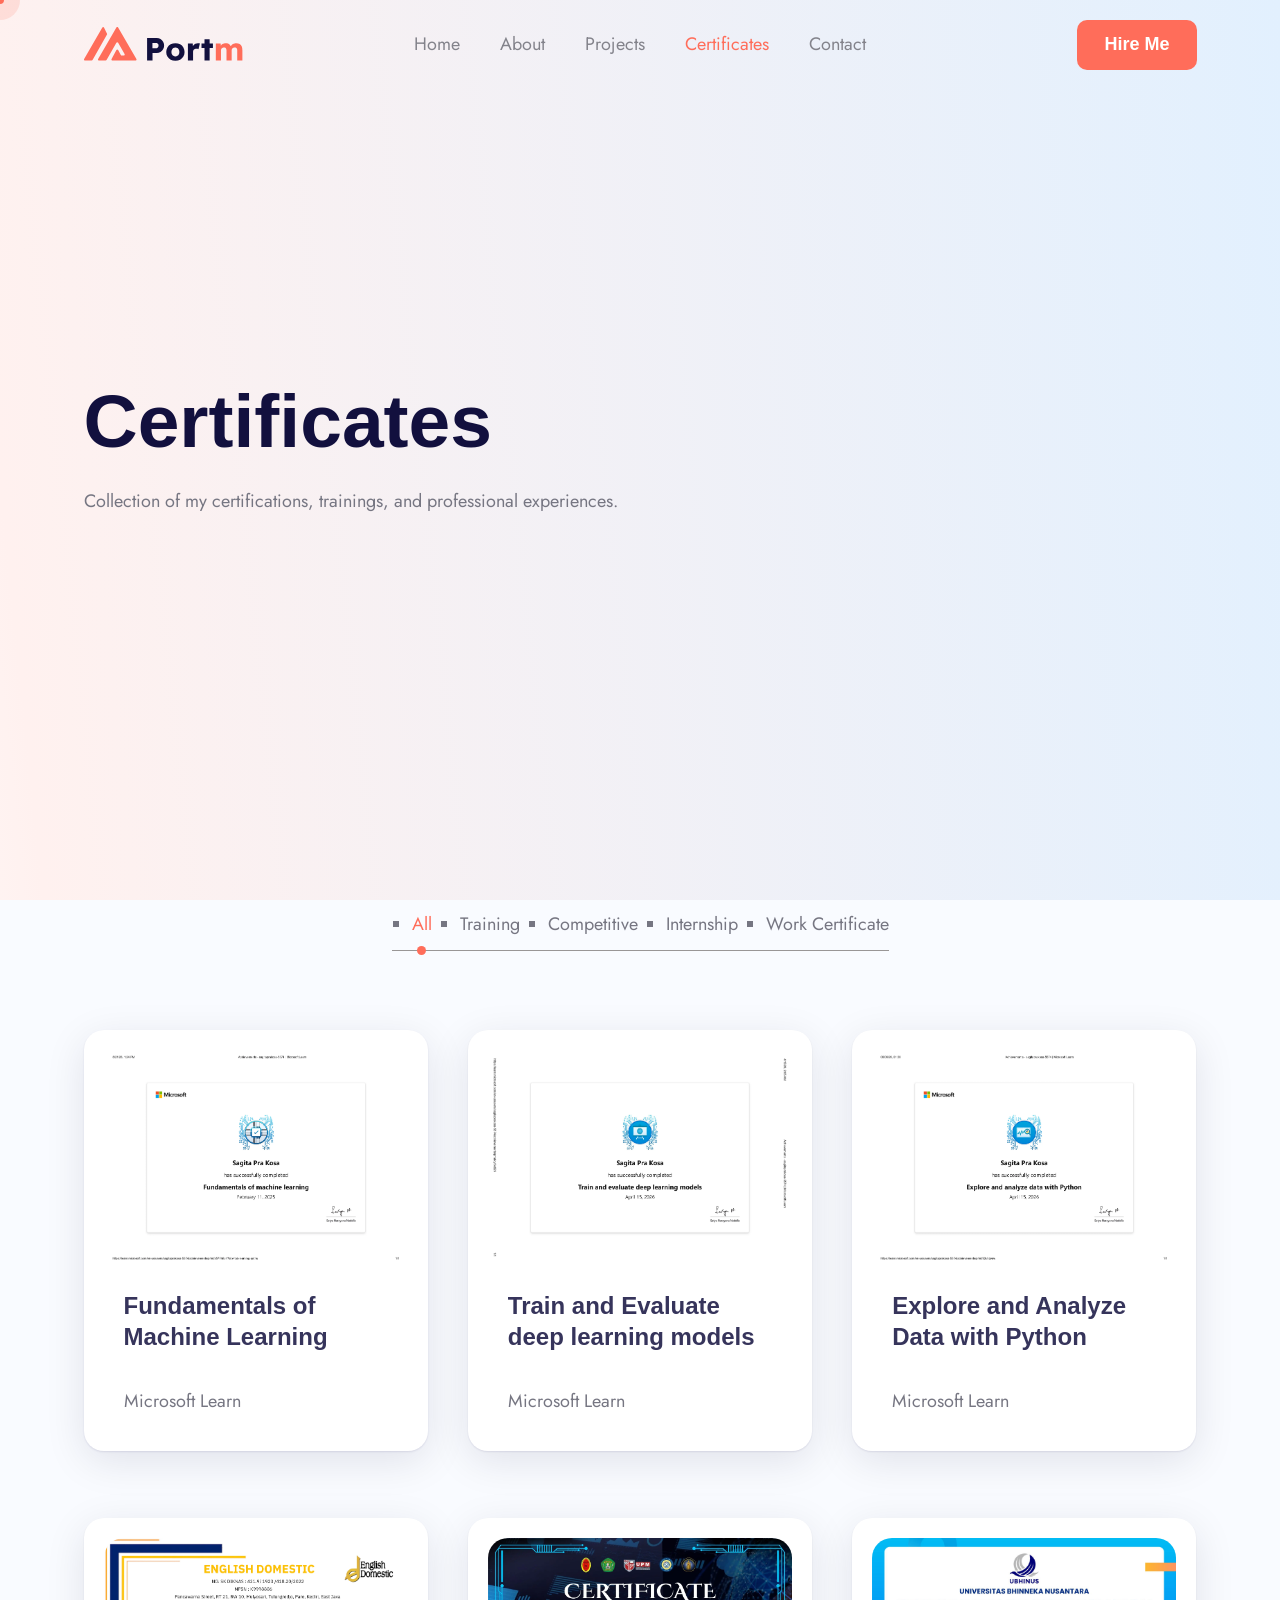
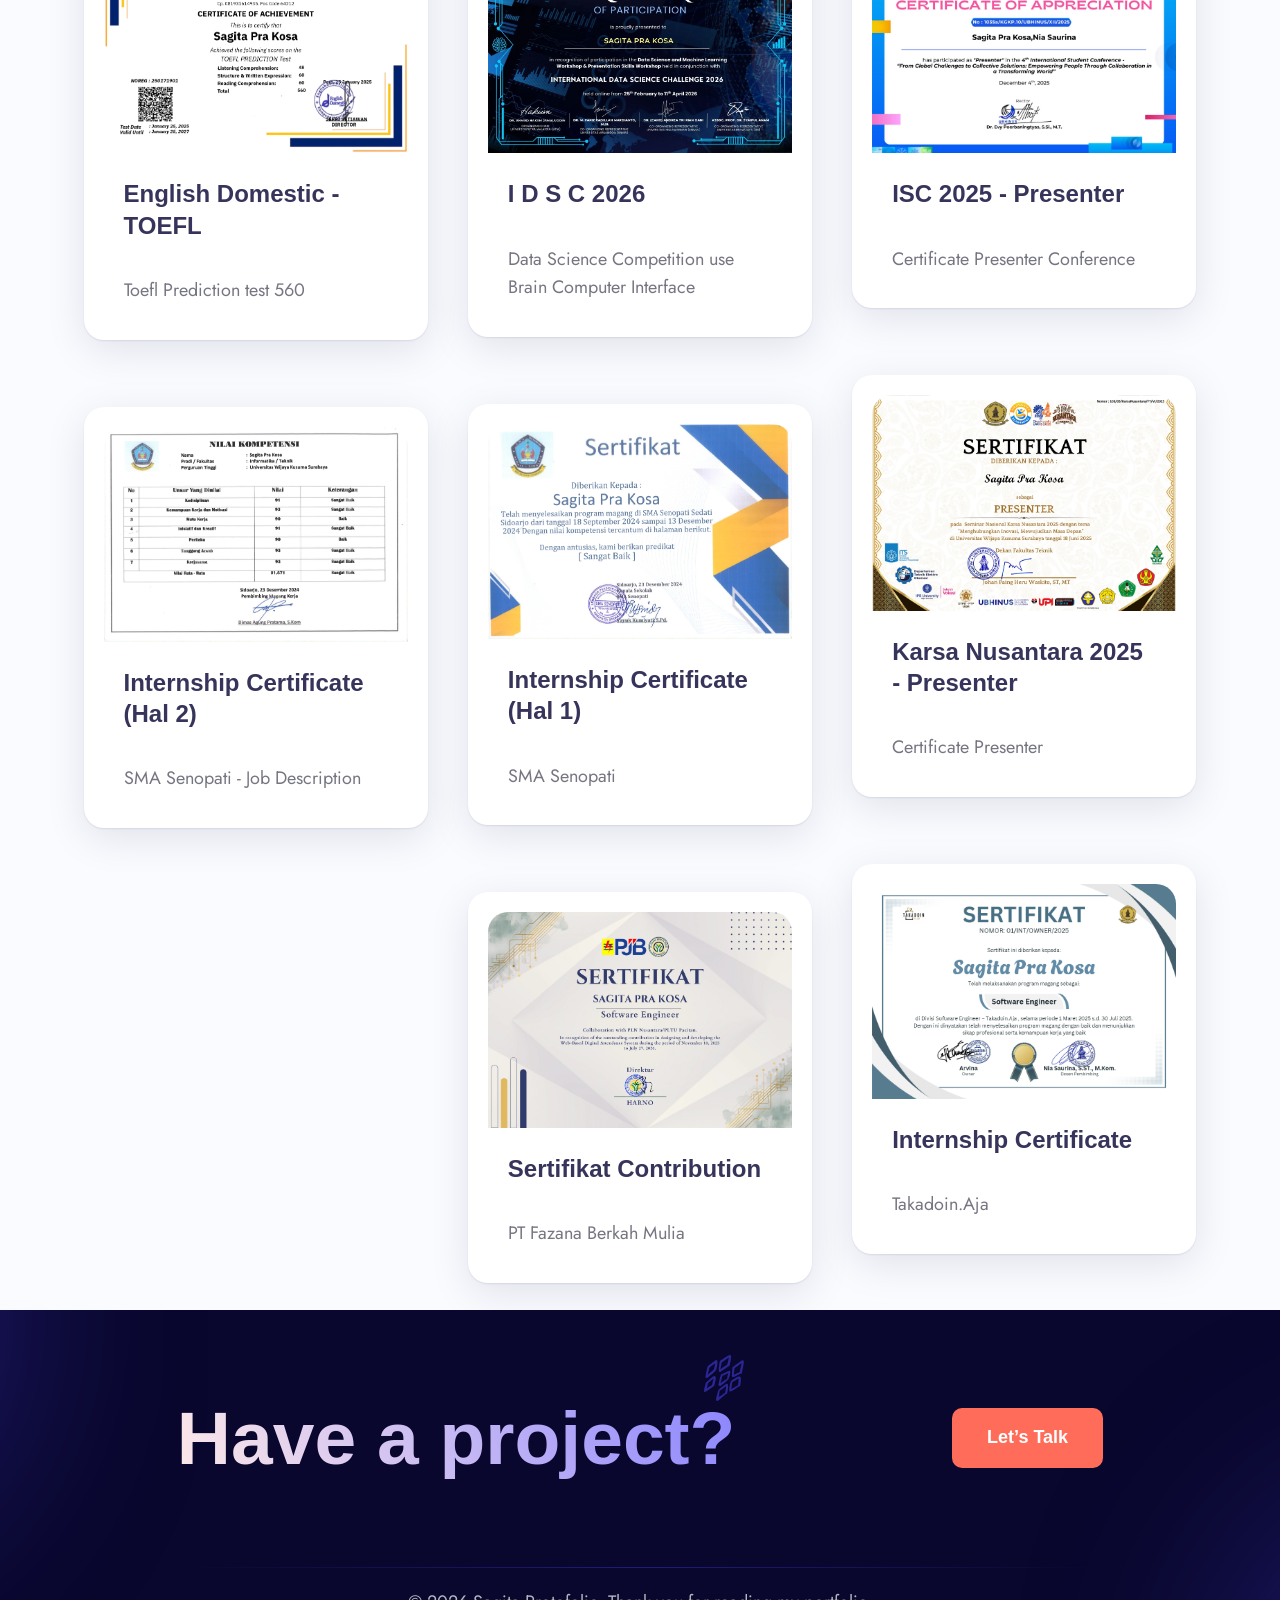
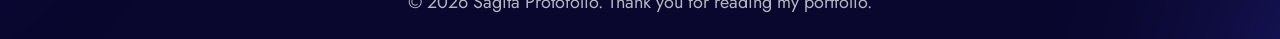
<file: blog.html>
<!doctype html>
<html class="no-js" lang="en">
  <head>
    <meta charset="utf-8" />
    <meta http-equiv="x-ua-compatible" content="ie=edge" />
    <meta name="viewport" content="width=device-width, initial-scale=1" />
    <meta name="author" content="Sagita Pra Kosa" />
    <link rel="icon" href="assets/img/favicon.png" />
    <title>Certificates - Sagita Pra Kosa</title>
    <link rel="stylesheet" href="assets/css/plugins/bootstrap.min.css" />
    <link rel="stylesheet" href="assets/css/plugins/fontawesome.min.css" />
    <link
      rel="stylesheet"
      href="assets/css/plugins/odometer-theme-default.css"
    />
    <link rel="stylesheet" href="assets/css/plugins/select2.min.css" />
    <link rel="stylesheet" href="assets/css/plugins/animate.css" />
    <link rel="stylesheet" href="assets/css/style.css" />
  </head>

  <body>
    <div class="cs_preloader cs_center">
      <div class="cs_preloader_in"></div>
    </div>

    <header class="cs_site_header cs_style_1 cs_sticky_header cs_color_2">
      <div class="cs_main_header">
        <div class="container">
          <div class="cs_main_header_in">
            <div class="cs_main_header_left">
              <a class="cs_site_branding" href="index.html">
                <img src="assets/img/logo2.svg" alt="Logo" />
              </a>
            </div>
            <div class="cs_main_header_center">
              <div class="cs_nav">
                <ul class="cs_nav_list">
                  <li><a href="index.html">Home</a></li>
                  <li><a href="about-v2.html">About</a></li>
                  <li><a href="portfolio.html">Projects</a></li>
                  <li class="active"><a href="blog.html">Certificates</a></li>
                  <li><a href="contact.html">Contact</a></li>
                </ul>
              </div>
            </div>
            <div class="cs_main_header_right">
              <a href="contact.html" class="cs_btn cs_style_1 cs_primary_font"
                ><span>Hire Me</span></a
              >
            </div>
          </div>
        </div>
      </div>
    </header>

    <main>
      <section
        class="cs_hero cs_style_2 cs_filled_bg"
        data-src="assets/img/bg/hero_bg_2.svg"
      >
        <div class="container">
          <div class="row align-items-center">
            <div class="col-lg-12">
              <div class="cs_hero_info cs_pr_20">
                <h1
                  class="cs_hero_title cs_font_92 cs_black wow fadeInLeft"
                  data-wow-duration="0.8s"
                  data-wow-delay="0.2s"
                >
                  Certificates
                </h1>
                <p class="cs_hero_text">
                  Collection of my certifications, trainings, and professional
                  experiences.
                </p>
              </div>
            </div>
          </div>
        </div>
      </section>
      <section class="cs_blog_section cs_pt_100 cs_pb_100">
        <div class="container">
          <div class="cs_isotop_filter cs_style1 text-center mb-5">
            <ul>
              <li class="active"><a href="#" data-filter="*">All</a></li>
              <li><a href="#" data-filter=".training">Training</a></li>
              <li><a href="#" data-filter=".competitive">Competitive</a></li>
              <li><a href="#" data-filter=".internship">Internship</a></li>
              <li>
                <a href="#" data-filter=".work-certificate">Work Certificate</a>
              </li>
            </ul>
          </div>

          <div class="cs_isotop cs_isotop_col_3 cs_has_gutter_40">
            <div class="cs_grid_sizer"></div>

            <!-- Fundamentals of Machine Learning -->
            <div class="cs_isotop_item training col-lg-4 col-md-6">
              <div
                class="cs_blog cs_style_3 cs_transition_3 cs_white_bg cs_radius_20 cs_transform_up_hover_3 mb-4"
              >
                <div class="cs_blog_in">
                  <div class="cs_blog_thumbnail cs_zoom">
                    <a
                      href="assets/img/Sertifikat/Training/Microsoft/2.FML.webp"
                      target="_blank"
                    >
                      <img
                        class="cs_zoom_in w-100"
                        src="assets/img/Sertifikat//Training/Microsoft/2.FML.webp"
                        alt="Fundamentals of Machine Learning"
                      />
                    </a>
                  </div>
                  <div class="cs_blog_info">
                    <h3 class="cs_blog_title cs_font_24">
                      Fundamentals of Machine Learning
                    </h3>
                    <p class="mb-0">Microsoft Learn</p>
                  </div>
                </div>
              </div>
            </div>

            <!-- Microsoft Learn -->
            <div class="cs_isotop_item training col-lg-4 col-md-6">
              <div
                class="cs_blog cs_style_3 cs_transition_3 cs_white_bg cs_radius_20 cs_transform_up_hover_3 mb-4"
              >
                <div class="cs_blog_in">
                  <div class="cs_blog_thumbnail cs_zoom">
                    <a
                      href="assets/img/Sertifikat/Training/Microsoft/1_DL.jpg"
                      target="_blank"
                    >
                      <img
                        class="cs_zoom_in w-100"
                        src="assets/img/Sertifikat/Training/Microsoft/1_DL.jpg"
                        alt="Tech Winter Seminar"
                      />
                    </a>
                  </div>
                  <div class="cs_blog_info">
                    <h3 class="cs_blog_title cs_font_24">
                      Train and Evaluate deep learning models
                    </h3>
                    <p class="mb-0">Microsoft Learn</p>
                  </div>
                </div>
              </div>
            </div>

            <!-- explore and analyze data with python -->
            <div class="cs_isotop_item training col-lg-4 col-md-6">
              <div
                class="cs_blog cs_style_3 cs_transition_3 cs_white_bg cs_radius_20 cs_transform_up_hover_3 mb-4"
              >
                <div class="cs_blog_in">
                  <div class="cs_blog_thumbnail cs_zoom">
                    <a
                      href="assets/img/Sertifikat/Training/Microsoft/3_EADP.webp"
                      target="_blank"
                    >
                      <img
                        class="cs_zoom_in w-100"
                        src="assets/img/Sertifikat/Training/Microsoft/3_EADP.webp"
                        alt="Tech Winter Seminar"
                      />
                    </a>
                  </div>
                  <div class="cs_blog_info">
                    <h3 class="cs_blog_title cs_font_24">
                      Explore and Analyze Data with Python
                    </h3>
                    <p class="mb-0">Microsoft Learn</p>
                  </div>
                </div>
              </div>
            </div>

            <!-- TOEFL -->
            <div class="cs_isotop_item training col-lg-4 col-md-6">
              <div
                class="cs_blog cs_style_3 cs_transition_3 cs_white_bg cs_radius_20 cs_transform_up_hover_3 mb-4"
              >
                <div class="cs_blog_in">
                  <div class="cs_blog_thumbnail cs_zoom">
                    <a
                      href="https://englishdomestictoefltest.com/certificate/250171901"
                      target="_blank"
                    >
                      <img
                        class="cs_zoom_in w-100"
                        src="assets/img/Sertifikat/Training/TOEFL/TOEFL.webp"
                        alt="Tech Winter Seminar"
                      />
                    </a>
                  </div>
                  <div class="cs_blog_info">
                    <h3 class="cs_blog_title cs_font_24">
                      English Domestic - TOEFL
                    </h3>
                    <p class="mb-0">Toefl Prediction test 560</p>
                  </div>
                </div>
              </div>
            </div>

            <!-- IDSC 2026 -->
            <div class="cs_isotop_item competitive col-lg-4 col-md-6">
              <div
                class="cs_blog cs_style_3 cs_transition_3 cs_white_bg cs_radius_20 cs_transform_up_hover_3 mb-4"
              >
                <div class="cs_blog_in">
                  <div class="cs_blog_thumbnail cs_zoom">
                    <a
                      href="assets/img/Sertifikat/Competitive/1_IDSC.webp"
                      target="_blank"
                    >
                      <img
                        class="cs_zoom_in w-100"
                        src="assets/img/Sertifikat/Competitive/1_IDSC.webp"
                        alt="ISC Presenter"
                      />
                    </a>
                  </div>
                  <div class="cs_blog_info">
                    <h3 class="cs_blog_title cs_font_24">
                      I D S C 2026
                    </h3>
                    <p class="mb-0">Data Science Competition use Brain Computer Interface</p>
                  </div>
                </div>
              </div>
            </div>
            
            <!-- ISC 2025 -->
            <div class="cs_isotop_item competitive col-lg-4 col-md-6">
              <div
                class="cs_blog cs_style_3 cs_transition_3 cs_white_bg cs_radius_20 cs_transform_up_hover_3 mb-4"
              >
                <div class="cs_blog_in">
                  <div class="cs_blog_thumbnail cs_zoom">
                    <a
                      href="assets/img/Sertifikat/Competitive/2_ISC.webp"
                      target="_blank"
                    >
                      <img
                        class="cs_zoom_in w-100"
                        src="assets/img/Sertifikat/Competitive/2_ISC.webp"
                        alt="ISC Presenter"
                      />
                    </a>
                  </div>
                  <div class="cs_blog_info">
                    <h3 class="cs_blog_title cs_font_24">
                      ISC 2025 - Presenter
                    </h3>
                    <p class="mb-0">Certificate Presenter Conference</p>
                  </div>
                </div>
              </div>
            </div>
            

            <!-- KarsaNusantara -->
            <div class="cs_isotop_item competitive col-lg-4 col-md-6">
              <div
                class="cs_blog cs_style_3 cs_transition_3 cs_white_bg cs_radius_20 cs_transform_up_hover_3 mb-4"
              >
                <div class="cs_blog_in">
                  <div class="cs_blog_thumbnail cs_zoom">
                    <a
                      href="assets/img/Sertifikat/Competitive/3_Karsa.webp"
                      target="_blank"
                    >
                      <img
                        class="cs_zoom_in w-100"
                        src="assets/img/Sertifikat/Competitive/3_Karsa.webp"
                        alt="KarsaNusantara"
                      />
                    </a>
                  </div>
                  <div class="cs_blog_info">
                    <h3 class="cs_blog_title cs_font_24">
                      Karsa Nusantara 2025 - Presenter
                    </h3>
                    <p class="mb-0"> Certificate Presenter</p>
                  </div>
                </div>
              </div>
            </div>

            

            <!-- Magang -->
            <div class="cs_isotop_item internship col-lg-4 col-md-6">
              <div
                class="cs_blog cs_style_3 cs_transition_3 cs_white_bg cs_radius_20 cs_transform_up_hover_3 mb-4"
              >
                <div class="cs_blog_in">
                  <div class="cs_blog_thumbnail cs_zoom">
                    <a
                      href="assets/img/Sertifikat/Internship/1_SMA_Senopati.webp"
                      target="_blank"
                    >
                      <img
                        class="cs_zoom_in w-100"
                        src="assets/img/Sertifikat/Internship/1_SMA_Senopati.webp"
                        alt="Magang Senopati"
                      />
                    </a>
                  </div>
                  <div class="cs_blog_info">
                    <h3 class="cs_blog_title cs_font_24">
                      Internship Certificate (Hal 1)
                    </h3>
                    <p class="mb-0">SMA Senopati</p>
                  </div>
                </div>
              </div>
            </div>

            <!-- Magang Detail -->
            <div class="cs_isotop_item internship col-lg-4 col-md-6">
              <div
                class="cs_blog cs_style_3 cs_transition_3 cs_white_bg cs_radius_20 cs_transform_up_hover_3 mb-4"
              >
                <div class="cs_blog_in">
                  <div class="cs_blog_thumbnail cs_zoom">
                    <a
                      href="assets/img/Sertifikat/Internship/2_SMA_Senopati-2.webp"
                      target="_blank"
                    >
                      <img
                        class="cs_zoom_in w-100"
                        src="assets/img/Sertifikat/Internship/1_SMA_Senopati-2.webp"
                        alt="Magang Senopati Detail"
                      />
                    </a>
                  </div>
                  <div class="cs_blog_info">
                    <h3 class="cs_blog_title cs_font_24">
                      Internship Certificate (Hal 2)
                    </h3>
                    <p class="mb-0">SMA Senopati - Job Description</p>
                  </div>
                </div>
              </div>
            </div>

            <!-- Takadoin.Aja -->
            <div class="cs_isotop_item internship col-lg-4 col-md-6">
              <div
                class="cs_blog cs_style_3 cs_transition_3 cs_white_bg cs_radius_20 cs_transform_up_hover_3 mb-4"
              >
                <div class="cs_blog_in">
                  <div class="cs_blog_thumbnail cs_zoom">
                    <a
                      href="assets/img/Sertifikat/Internship/2_Takadoin.webp"
                      target="_blank"
                    >
                      <img
                        class="cs_zoom_in w-100"
                        src="assets/img/Sertifikat/Internship/2_Takadoin.webp"
                        alt="Internship at Takadoin.Aja"
                      />
                    </a>
                  </div>
                  <div class="cs_blog_info">
                    <h3 class="cs_blog_title cs_font_24">
                      Internship Certificate
                    </h3>
                    <p class="mb-0">Takadoin.Aja</p>
                  </div>
                </div>
              </div>
            </div>

            <!-- PT Fazana -->
            <div class="cs_isotop_item internship col-lg-4 col-md-6">
              <div
                class="cs_blog cs_style_3 cs_transition_3 cs_white_bg cs_radius_20 cs_transform_up_hover_3 mb-4"
              >
                <div class="cs_blog_in">
                  <div class="cs_blog_thumbnail cs_zoom">
                    <a
                      href="assets/img/Sertifikat/Internship/PT.FAZANA-Sertifikat.webp"
                      target="_blank"
                    >
                      <img
                        class="cs_zoom_in w-100"
                        src="assets/img/Sertifikat/Internship/PT.FAZANA-Sertifikat.webp"
                        alt="Work Fazana"
                      />
                    </a>
                  </div>
                  <div class="cs_blog_info">
                    <h3 class="cs_blog_title cs_font_24">
                      Sertifikat Contribution
                    </h3>
                    <p class="mb-0">PT Fazana Berkah Mulia</p>
                  </div>
                </div>
              </div>
            </div>

            <!-- Tech Winter Era -->
            <!-- <div class="col-lg-4 col-md-6">
              <div
                class="cs_blog cs_style_3 cs_transition_3 cs_white_bg cs_radius_20 cs_transform_up_hover_3 mb-4"
              >
                <div class="cs_blog_in">
                  <div class="cs_blog_thumbnail cs_zoom">
                    <a
                      href="assets/img/Sertifikat/Sertifikat-for Participating in Our Event Switching IT Careers in the Tech Winter Era_page-0001.webp"
                      target="_blank"
                    >
                      <img
                        class="cs_zoom_in w-100"
                        src="assets/img/Sertifikat/Sertifikat-for Participating in Our Event Switching IT Careers in the Tech Winter Era_page-0001.webp"
                        alt="Tech Winter Seminar"
                      />
                    </a>
                  </div>
                  <div class="cs_blog_info">
                    <h3 class="cs_blog_title cs_font_24">
                      Switching IT Careers
                    </h3>
                    <p class="mb-0">Tech Winter Era Seminar</p>
                  </div>
                </div>
              </div>
            </div> -->

            <!-- tambah Sertifikat baru disini -->
            <!-- <div class="col-lg-4 col-md-6">
            <div class="cs_blog cs_style_3 cs_transition_3 cs_white_bg cs_radius_20 cs_transform_up_hover_3 mb-4">
              <div class="cs_blog_in">
                <div class="cs_blog_thumbnail cs_zoom">
                  <a href="assets/img/Sertifikat/Sertifikat-for Participating in Our Event Switching IT Careers in the Tech Winter Era_page-0001.webp" target="_blank">
                    <img class="cs_zoom_in w-100" src="assets/img/Sertifikat/Sertifikat-for Participating in Our Event Switching IT Careers in the Tech Winter Era_page-0001.webp" alt="Tech Winter Seminar">
                  </a>
                </div>
                <div class="cs_blog_info">
                  <h3 class="cs_blog_title cs_font_24">Switching IT Careers</h3>
                  <p class="mb-0">Tech Winter Era Seminar</p>
                </div>
              </div>
            </div>
          </div> -->
          </div>
        </div>
      </section>
    </main>

    <footer
      class="cs_footer cs_style_1 cs_filled_bg position-relative"
      data-src="assets/img/bg/footer_bg.svg"
    >
      <div class="position-absolute cs_footer_shape_1">
        <img src="assets/img/footer_shape.svg" alt="" />
      </div>
      <div class="container">
        <div class="cs_footer_cta">
          <h2 class="cs_font_92 cs_gradient_text_2 cs_semi_bold">
            Have a project?
          </h2>
          <a href="contact.html" class="cs_btn cs_style_1 cs_primary_font"
            ><span>Let’s Talk</span></a
          >
        </div>
        <div class="cs_copyright">
          © 2026 <a href="#">Sagita Protofolio</a>. Thank you for reading my
          portfolio.
        </div>
      </div>
    </footer>

    <script src="assets/js/plugins/jquery-3.6.0.min.js"></script>
    <script src="assets/js/plugins/gsap.min.js"></script>
    <script src="assets/js/plugins/isotope.pkg.min.js"></script>
    <script src="assets/js/plugins/odometer.min.js"></script>
    <script src="assets/js/plugins/wow.min.js"></script>
    <script src="assets/js/main.js"></script>
  </body>
</html>
</file>
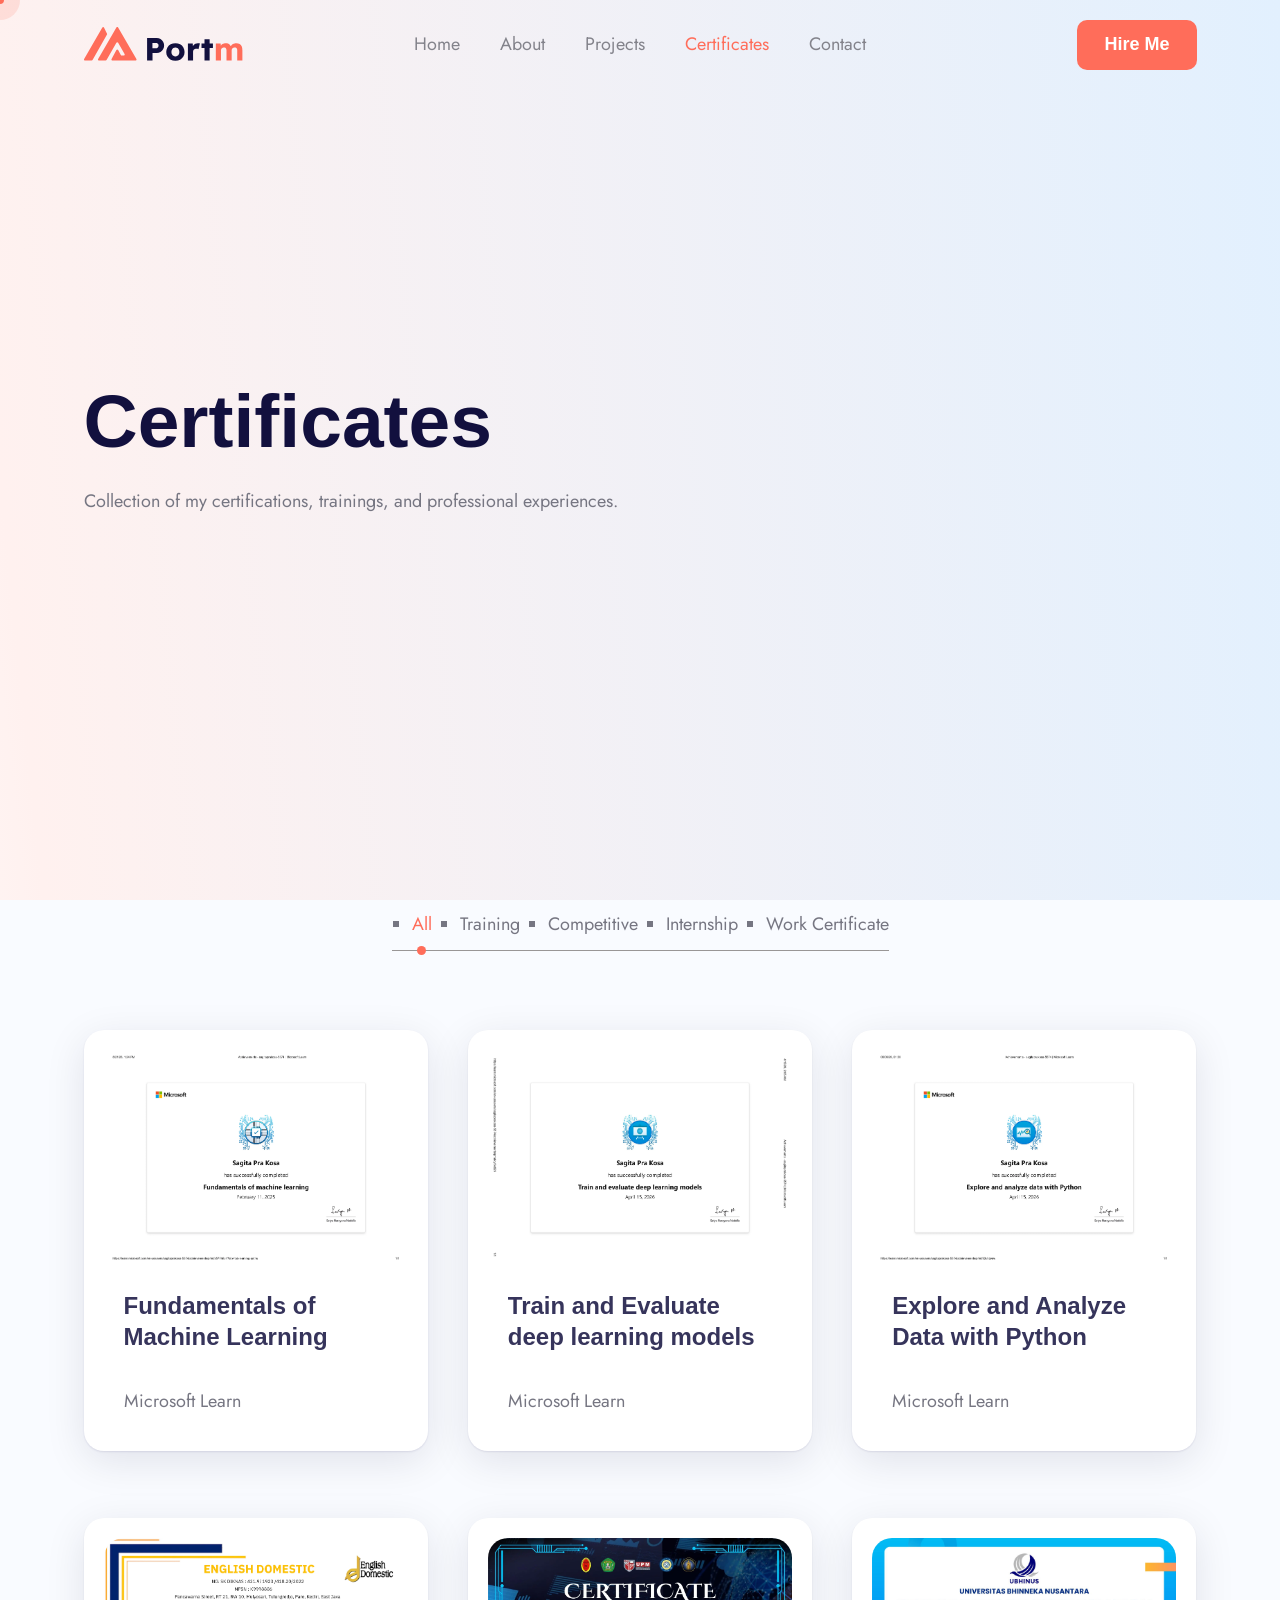
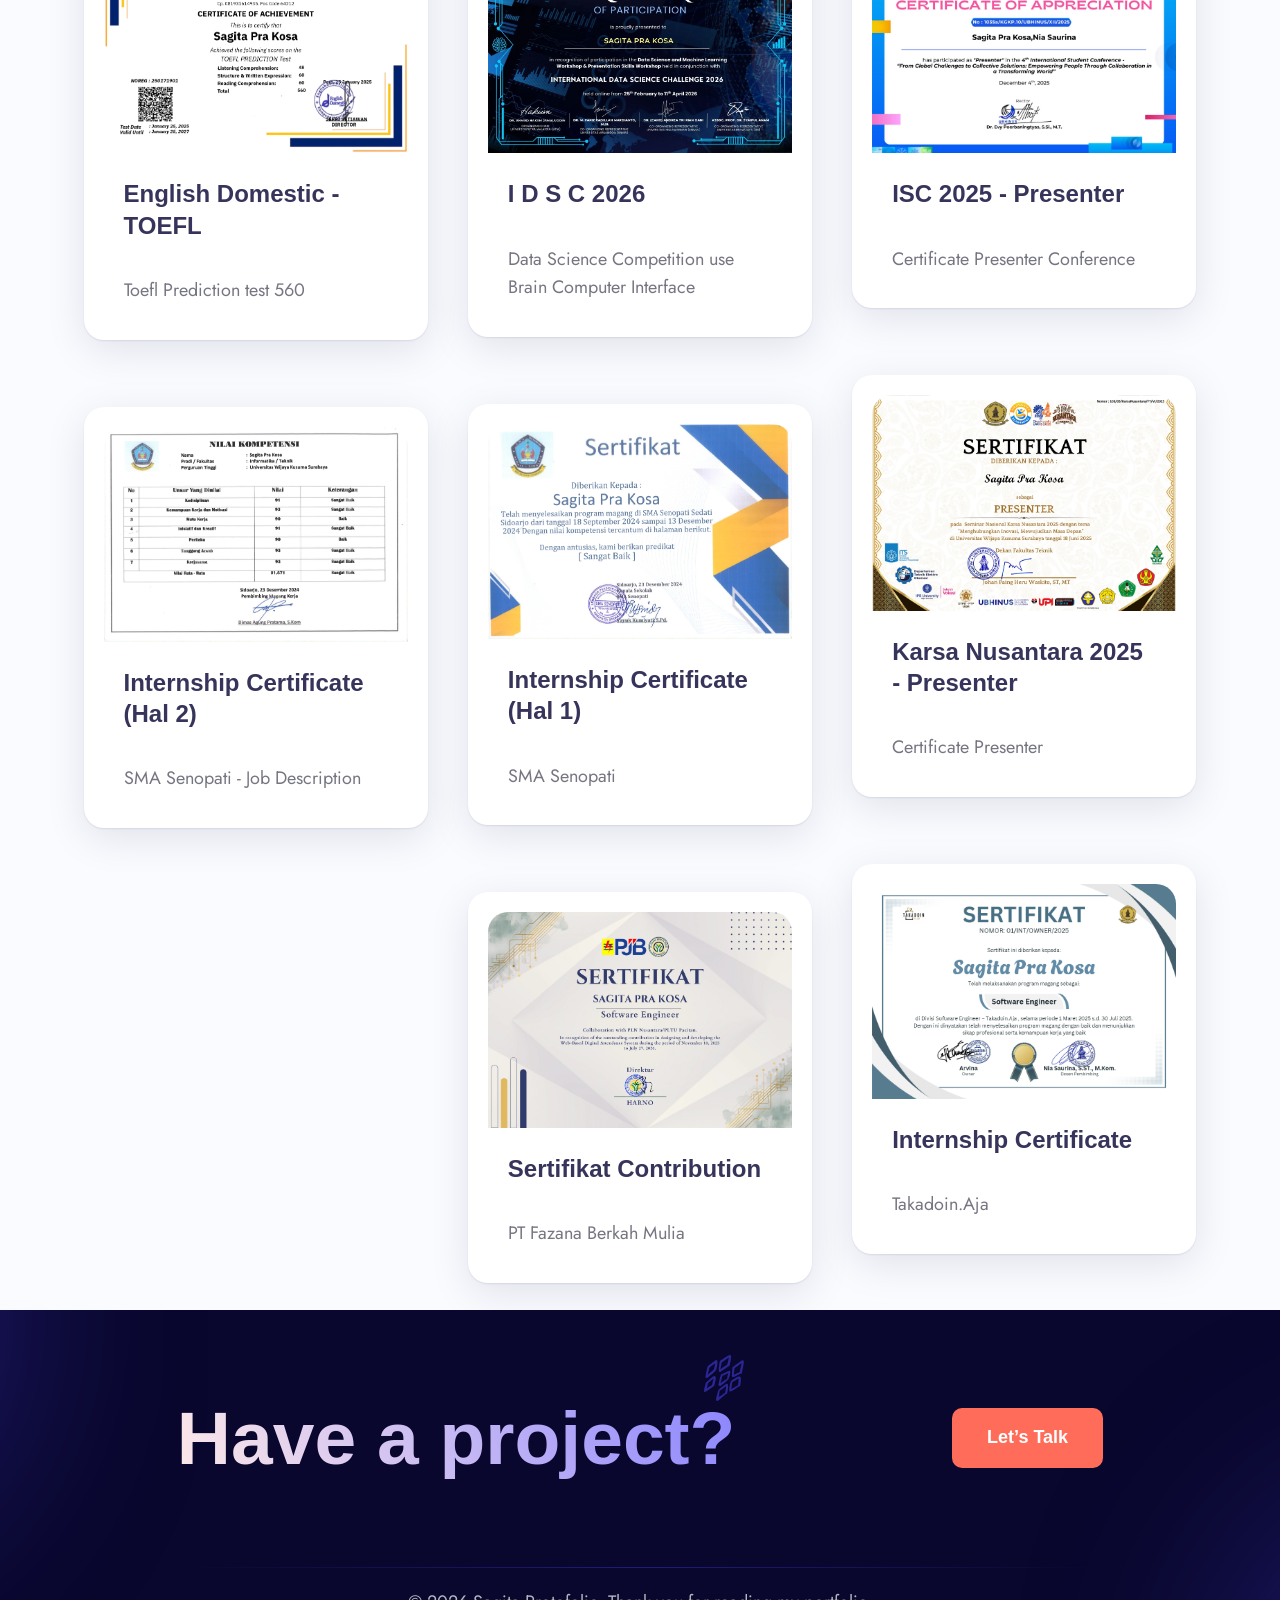
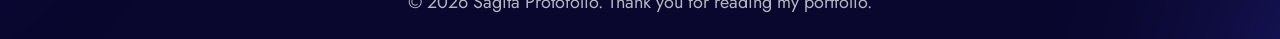
<file: certificate.html>
<!doctype html>
<html class="no-js" lang="en">
  <head>
    <meta charset="utf-8" />
    <meta http-equiv="x-ua-compatible" content="ie=edge" />
    <meta name="viewport" content="width=device-width, initial-scale=1" />
    <meta name="author" content="Sagita Pra Kosa" />
    <link rel="icon" href="assets/img/favicon.png" />
    <title>Certificates - Sagita Pra Kosa</title>
    <link rel="stylesheet" href="assets/css/plugins/bootstrap.min.css" />
    <link rel="stylesheet" href="assets/css/plugins/fontawesome.min.css" />
    <link
      rel="stylesheet"
      href="assets/css/plugins/odometer-theme-default.css"
    />
    <link rel="stylesheet" href="assets/css/plugins/select2.min.css" />
    <link rel="stylesheet" href="assets/css/plugins/animate.css" />
    <link rel="stylesheet" href="assets/css/style.css" />
  </head>

  <body>
    <div class="cs_preloader cs_center">
      <div class="cs_preloader_in"></div>
    </div>

    <header class="cs_site_header cs_style_1 cs_sticky_header cs_color_2">
      <div class="cs_main_header">
        <div class="container">
          <div class="cs_main_header_in">
            <div class="cs_main_header_left">
              <a class="cs_site_branding" href="index.html">
                <img src="assets/img/logo2.svg" alt="Logo" />
              </a>
            </div>
            <div class="cs_main_header_center">
              <div class="cs_nav">
                <ul class="cs_nav_list">
                  <li><a href="index.html">Home</a></li>
                  <li><a href="about.html">About</a></li>
                  <li><a href="projects.html">Projects</a></li>
                  <li class="active"><a href="certificate.html">Certificates</a></li>
                  <li><a href="contact.html">Contact</a></li>
                </ul>
              </div>
            </div>
            <div class="cs_main_header_right">
              <a href="contact.html" class="cs_btn cs_style_1 cs_primary_font"
                ><span>Hire Me</span></a
              >
            </div>
          </div>
        </div>
      </div>
    </header>

    <main>
      <section
        class="cs_hero cs_style_2 cs_filled_bg"
        data-src="assets/img/bg/hero_bg_2.svg"
      >
        <div class="container">
          <div class="row align-items-center">
            <div class="col-lg-12">
              <div class="cs_hero_info cs_pr_20">
                <h1
                  class="cs_hero_title cs_font_92 cs_black wow fadeInLeft"
                  data-wow-duration="0.8s"
                  data-wow-delay="0.2s"
                >
                  Certificates
                </h1>
                <p class="cs_hero_text">
                  Collection of my certifications, trainings, and professional
                  experiences.
                </p>
              </div>
            </div>
          </div>
        </div>
      </section>
      <section class="cs_blog_section cs_pt_100 cs_pb_100">
        <div class="container">
          <div class="cs_isotop_filter cs_style1 text-center mb-5">
            <ul>
              <li class="active"><a href="#" data-filter="*">All</a></li>
              <li><a href="#" data-filter=".training">Training</a></li>
              <li><a href="#" data-filter=".competitive">Competitive</a></li>
              <li><a href="#" data-filter=".internship">Internship</a></li>
              <li>
                <a href="#" data-filter=".work-certificate">Work Certificate</a>
              </li>
            </ul>
          </div>

          <div class="cs_isotop cs_isotop_col_3 cs_has_gutter_40">
            <div class="cs_grid_sizer"></div>

            <!-- Fundamentals of Machine Learning -->
            <div class="cs_isotop_item training col-lg-4 col-md-6">
              <div
                class="cs_blog cs_style_3 cs_transition_3 cs_white_bg cs_radius_20 cs_transform_up_hover_3 mb-4"
              >
                <div class="cs_blog_in">
                  <div class="cs_blog_thumbnail cs_zoom">
                    <a
                      href="assets/img/Sertifikat/Training/Microsoft/2.FML.webp"
                      target="_blank"
                    >
                      <img
                        class="cs_zoom_in w-100"
                        src="assets/img/Sertifikat//Training/Microsoft/2.FML.webp"
                        alt="Fundamentals of Machine Learning"
                      />
                    </a>
                  </div>
                  <div class="cs_blog_info">
                    <h3 class="cs_blog_title cs_font_24">
                      Fundamentals of Machine Learning
                    </h3>
                    <p class="mb-0">Microsoft Learn</p>
                  </div>
                </div>
              </div>
            </div>

            <!-- Microsoft Learn -->
            <div class="cs_isotop_item training col-lg-4 col-md-6">
              <div
                class="cs_blog cs_style_3 cs_transition_3 cs_white_bg cs_radius_20 cs_transform_up_hover_3 mb-4"
              >
                <div class="cs_blog_in">
                  <div class="cs_blog_thumbnail cs_zoom">
                    <a
                      href="assets/img/Sertifikat/Training/Microsoft/1_DL.jpg"
                      target="_blank"
                    >
                      <img
                        class="cs_zoom_in w-100"
                        src="assets/img/Sertifikat/Training/Microsoft/1_DL.jpg"
                        alt="Tech Winter Seminar"
                      />
                    </a>
                  </div>
                  <div class="cs_blog_info">
                    <h3 class="cs_blog_title cs_font_24">
                      Train and Evaluate deep learning models
                    </h3>
                    <p class="mb-0">Microsoft Learn</p>
                  </div>
                </div>
              </div>
            </div>

            <!-- explore and analyze data with python -->
            <div class="cs_isotop_item training col-lg-4 col-md-6">
              <div
                class="cs_blog cs_style_3 cs_transition_3 cs_white_bg cs_radius_20 cs_transform_up_hover_3 mb-4"
              >
                <div class="cs_blog_in">
                  <div class="cs_blog_thumbnail cs_zoom">
                    <a
                      href="assets/img/Sertifikat/Training/Microsoft/3_EADP.webp"
                      target="_blank"
                    >
                      <img
                        class="cs_zoom_in w-100"
                        src="assets/img/Sertifikat/Training/Microsoft/3_EADP.webp"
                        alt="Tech Winter Seminar"
                      />
                    </a>
                  </div>
                  <div class="cs_blog_info">
                    <h3 class="cs_blog_title cs_font_24">
                      Explore and Analyze Data with Python
                    </h3>
                    <p class="mb-0">Microsoft Learn</p>
                  </div>
                </div>
              </div>
            </div>

            <!-- TOEFL -->
            <div class="cs_isotop_item training col-lg-4 col-md-6">
              <div
                class="cs_blog cs_style_3 cs_transition_3 cs_white_bg cs_radius_20 cs_transform_up_hover_3 mb-4"
              >
                <div class="cs_blog_in">
                  <div class="cs_blog_thumbnail cs_zoom">
                    <a
                      href="https://englishdomestictoefltest.com/certificate/250171901"
                      target="_blank"
                    >
                      <img
                        class="cs_zoom_in w-100"
                        src="assets/img/Sertifikat/Training/TOEFL/TOEFL.webp"
                        alt="Tech Winter Seminar"
                      />
                    </a>
                  </div>
                  <div class="cs_blog_info">
                    <h3 class="cs_blog_title cs_font_24">
                      English Domestic - TOEFL
                    </h3>
                    <p class="mb-0">Toefl Prediction test 560</p>
                  </div>
                </div>
              </div>
            </div>

            <!-- IDSC 2026 -->
            <div class="cs_isotop_item competitive col-lg-4 col-md-6">
              <div
                class="cs_blog cs_style_3 cs_transition_3 cs_white_bg cs_radius_20 cs_transform_up_hover_3 mb-4"
              >
                <div class="cs_blog_in">
                  <div class="cs_blog_thumbnail cs_zoom">
                    <a
                      href="assets/img/Sertifikat/Competitive/1_IDSC.webp"
                      target="_blank"
                    >
                      <img
                        class="cs_zoom_in w-100"
                        src="assets/img/Sertifikat/Competitive/1_IDSC.webp"
                        alt="ISC Presenter"
                      />
                    </a>
                  </div>
                  <div class="cs_blog_info">
                    <h3 class="cs_blog_title cs_font_24">
                      I D S C 2026
                    </h3>
                    <p class="mb-0">Data Science Competition use Brain Computer Interface</p>
                  </div>
                </div>
              </div>
            </div>
            
            <!-- ISC 2025 -->
            <div class="cs_isotop_item competitive col-lg-4 col-md-6">
              <div
                class="cs_blog cs_style_3 cs_transition_3 cs_white_bg cs_radius_20 cs_transform_up_hover_3 mb-4"
              >
                <div class="cs_blog_in">
                  <div class="cs_blog_thumbnail cs_zoom">
                    <a
                      href="assets/img/Sertifikat/Competitive/2_ISC.webp"
                      target="_blank"
                    >
                      <img
                        class="cs_zoom_in w-100"
                        src="assets/img/Sertifikat/Competitive/2_ISC.webp"
                        alt="ISC Presenter"
                      />
                    </a>
                  </div>
                  <div class="cs_blog_info">
                    <h3 class="cs_blog_title cs_font_24">
                      ISC 2025 - Presenter
                    </h3>
                    <p class="mb-0">Certificate Presenter Conference</p>
                  </div>
                </div>
              </div>
            </div>
            

            <!-- KarsaNusantara -->
            <div class="cs_isotop_item competitive col-lg-4 col-md-6">
              <div
                class="cs_blog cs_style_3 cs_transition_3 cs_white_bg cs_radius_20 cs_transform_up_hover_3 mb-4"
              >
                <div class="cs_blog_in">
                  <div class="cs_blog_thumbnail cs_zoom">
                    <a
                      href="assets/img/Sertifikat/Competitive/3_Karsa.webp"
                      target="_blank"
                    >
                      <img
                        class="cs_zoom_in w-100"
                        src="assets/img/Sertifikat/Competitive/3_Karsa.webp"
                        alt="KarsaNusantara"
                      />
                    </a>
                  </div>
                  <div class="cs_blog_info">
                    <h3 class="cs_blog_title cs_font_24">
                      Karsa Nusantara 2025 - Presenter
                    </h3>
                    <p class="mb-0"> Certificate Presenter</p>
                  </div>
                </div>
              </div>
            </div>

            

            <!-- Magang -->
            <div class="cs_isotop_item internship col-lg-4 col-md-6">
              <div
                class="cs_blog cs_style_3 cs_transition_3 cs_white_bg cs_radius_20 cs_transform_up_hover_3 mb-4"
              >
                <div class="cs_blog_in">
                  <div class="cs_blog_thumbnail cs_zoom">
                    <a
                      href="assets/img/Sertifikat/Internship/1_SMA_Senopati.webp"
                      target="_blank"
                    >
                      <img
                        class="cs_zoom_in w-100"
                        src="assets/img/Sertifikat/Internship/1_SMA_Senopati.webp"
                        alt="Magang Senopati"
                      />
                    </a>
                  </div>
                  <div class="cs_blog_info">
                    <h3 class="cs_blog_title cs_font_24">
                      Internship Certificate (Hal 1)
                    </h3>
                    <p class="mb-0">SMA Senopati</p>
                  </div>
                </div>
              </div>
            </div>

            <!-- Magang Detail -->
            <div class="cs_isotop_item internship col-lg-4 col-md-6">
              <div
                class="cs_blog cs_style_3 cs_transition_3 cs_white_bg cs_radius_20 cs_transform_up_hover_3 mb-4"
              >
                <div class="cs_blog_in">
                  <div class="cs_blog_thumbnail cs_zoom">
                    <a
                      href="assets/img/Sertifikat/Internship/2_SMA_Senopati-2.webp"
                      target="_blank"
                    >
                      <img
                        class="cs_zoom_in w-100"
                        src="assets/img/Sertifikat/Internship/1_SMA_Senopati-2.webp"
                        alt="Magang Senopati Detail"
                      />
                    </a>
                  </div>
                  <div class="cs_blog_info">
                    <h3 class="cs_blog_title cs_font_24">
                      Internship Certificate (Hal 2)
                    </h3>
                    <p class="mb-0">SMA Senopati - Job Description</p>
                  </div>
                </div>
              </div>
            </div>

            <!-- Takadoin.Aja -->
            <div class="cs_isotop_item internship col-lg-4 col-md-6">
              <div
                class="cs_blog cs_style_3 cs_transition_3 cs_white_bg cs_radius_20 cs_transform_up_hover_3 mb-4"
              >
                <div class="cs_blog_in">
                  <div class="cs_blog_thumbnail cs_zoom">
                    <a
                      href="assets/img/Sertifikat/Internship/2_Takadoin.webp"
                      target="_blank"
                    >
                      <img
                        class="cs_zoom_in w-100"
                        src="assets/img/Sertifikat/Internship/2_Takadoin.webp"
                        alt="Internship at Takadoin.Aja"
                      />
                    </a>
                  </div>
                  <div class="cs_blog_info">
                    <h3 class="cs_blog_title cs_font_24">
                      Internship Certificate
                    </h3>
                    <p class="mb-0">Takadoin.Aja</p>
                  </div>
                </div>
              </div>
            </div>

            <!-- PT Fazana -->
            <div class="cs_isotop_item internship col-lg-4 col-md-6">
              <div
                class="cs_blog cs_style_3 cs_transition_3 cs_white_bg cs_radius_20 cs_transform_up_hover_3 mb-4"
              >
                <div class="cs_blog_in">
                  <div class="cs_blog_thumbnail cs_zoom">
                    <a
                      href="assets/img/Sertifikat/Internship/PT.FAZANA-Sertifikat.webp"
                      target="_blank"
                    >
                      <img
                        class="cs_zoom_in w-100"
                        src="assets/img/Sertifikat/Internship/PT.FAZANA-Sertifikat.webp"
                        alt="Work Fazana"
                      />
                    </a>
                  </div>
                  <div class="cs_blog_info">
                    <h3 class="cs_blog_title cs_font_24">
                      Sertifikat Contribution
                    </h3>
                    <p class="mb-0">PT Fazana Berkah Mulia</p>
                  </div>
                </div>
              </div>
            </div>

            <!-- Tech Winter Era -->
            <!-- <div class="col-lg-4 col-md-6">
              <div
                class="cs_blog cs_style_3 cs_transition_3 cs_white_bg cs_radius_20 cs_transform_up_hover_3 mb-4"
              >
                <div class="cs_blog_in">
                  <div class="cs_blog_thumbnail cs_zoom">
                    <a
                      href="assets/img/Sertifikat/Sertifikat-for Participating in Our Event Switching IT Careers in the Tech Winter Era_page-0001.webp"
                      target="_blank"
                    >
                      <img
                        class="cs_zoom_in w-100"
                        src="assets/img/Sertifikat/Sertifikat-for Participating in Our Event Switching IT Careers in the Tech Winter Era_page-0001.webp"
                        alt="Tech Winter Seminar"
                      />
                    </a>
                  </div>
                  <div class="cs_blog_info">
                    <h3 class="cs_blog_title cs_font_24">
                      Switching IT Careers
                    </h3>
                    <p class="mb-0">Tech Winter Era Seminar</p>
                  </div>
                </div>
              </div>
            </div> -->

            <!-- tambah Sertifikat baru disini -->
            <!-- <div class="col-lg-4 col-md-6">
            <div class="cs_blog cs_style_3 cs_transition_3 cs_white_bg cs_radius_20 cs_transform_up_hover_3 mb-4">
              <div class="cs_blog_in">
                <div class="cs_blog_thumbnail cs_zoom">
                  <a href="assets/img/Sertifikat/Sertifikat-for Participating in Our Event Switching IT Careers in the Tech Winter Era_page-0001.webp" target="_blank">
                    <img class="cs_zoom_in w-100" src="assets/img/Sertifikat/Sertifikat-for Participating in Our Event Switching IT Careers in the Tech Winter Era_page-0001.webp" alt="Tech Winter Seminar">
                  </a>
                </div>
                <div class="cs_blog_info">
                  <h3 class="cs_blog_title cs_font_24">Switching IT Careers</h3>
                  <p class="mb-0">Tech Winter Era Seminar</p>
                </div>
              </div>
            </div>
          </div> -->
          </div>
        </div>
      </section>
    </main>

    <footer
      class="cs_footer cs_style_1 cs_filled_bg position-relative"
      data-src="assets/img/bg/footer_bg.svg"
    >
      <div class="position-absolute cs_footer_shape_1">
        <img src="assets/img/footer_shape.svg" alt="" />
      </div>
      <div class="container">
        <div class="cs_footer_cta">
          <h2 class="cs_font_92 cs_gradient_text_2 cs_semi_bold">
            Have a project?
          </h2>
          <a href="contact.html" class="cs_btn cs_style_1 cs_primary_font"
            ><span>Let’s Talk</span></a
          >
        </div>
        <div class="cs_copyright">
          © 2026 <a href="#">Sagita Protofolio</a>. Thank you for reading my
          portfolio.
        </div>
      </div>
    </footer>

    <script src="assets/js/plugins/jquery-3.6.0.min.js"></script>
    <script src="assets/js/plugins/gsap.min.js"></script>
    <script src="assets/js/plugins/isotope.pkg.min.js"></script>
    <script src="assets/js/plugins/odometer.min.js"></script>
    <script src="assets/js/plugins/wow.min.js"></script>
    <script src="assets/js/main.js"></script>
  </body>
</html>
</file>
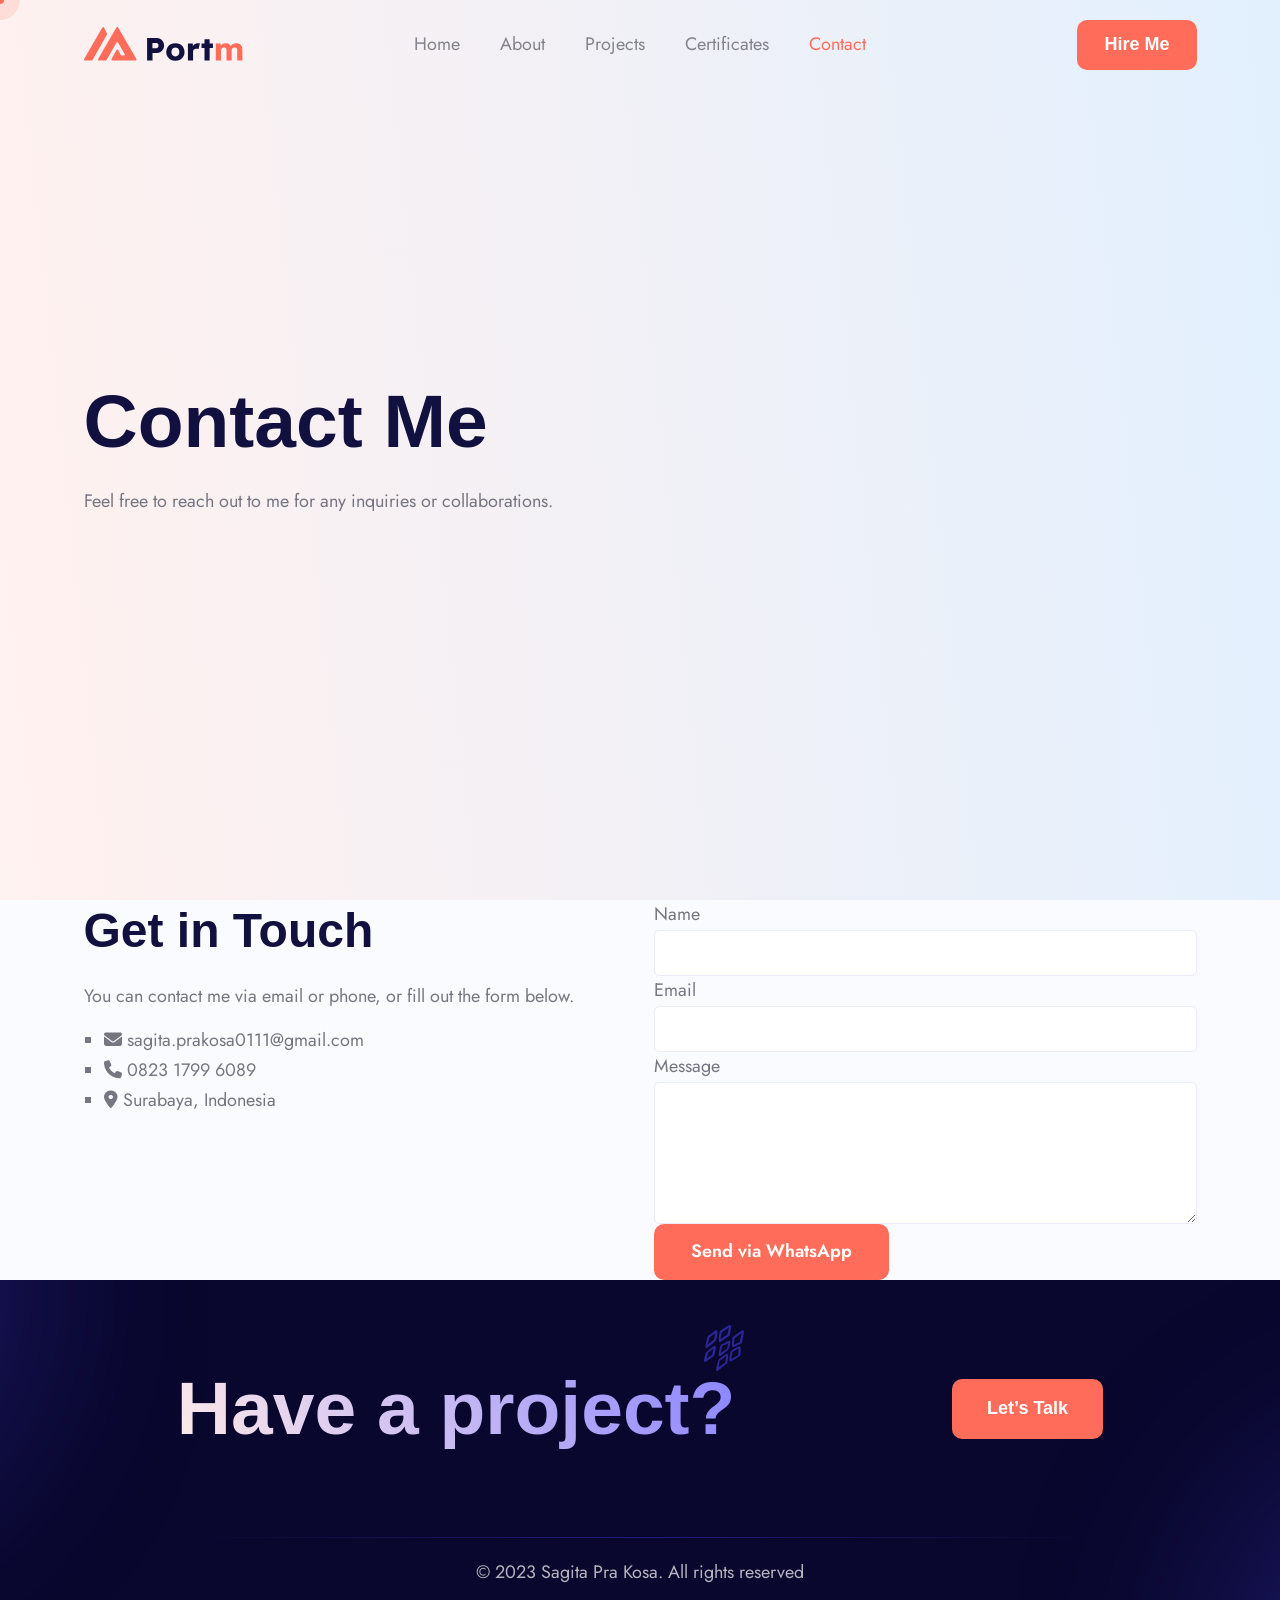
<file: contact.html>
<!doctype html>
<html class="no-js" lang="en">
  <head>
    <!-- Meta Tags -->
    <meta charset="utf-8" />
    <meta http-equiv="x-ua-compatible" content="ie=edge" />
    <meta name="viewport" content="width=device-width, initial-scale=1" />
    <meta name="author" content="Sagita Pra Kosa" />
    <!-- Favicon Icon -->
    <link rel="icon" href="assets/img/favicon.png" />
    <!-- Site Title -->
    <title>Contact - Sagita Pra Kosa</title>
    <link rel="stylesheet" href="assets/css/plugins/bootstrap.min.css" />
    <link rel="stylesheet" href="assets/css/plugins/fontawesome.min.css" />
    <link
      rel="stylesheet"
      href="assets/css/plugins/odometer-theme-default.css"
    />
    <link rel="stylesheet" href="assets/css/plugins/select2.min.css" />
    <link rel="stylesheet" href="assets/css/plugins/animate.css" />
    <link rel="stylesheet" href="assets/css/style.css" />
  </head>

  <body>
    <div class="cs_preloader cs_center">
      <div class="cs_preloader_in"></div>
    </div>

  <!-- Start Header Section -->
  <header class="cs_site_header cs_style_1 cs_sticky_header cs_color_2">
    <div class="cs_main_header">
      <div class="container">
        <div class="cs_main_header_in">
          <div class="cs_main_header_left">
            <a class="cs_site_branding" href="index.html">
              <img src="assets/img/logo2.svg" alt="Logo">
            </a>
          </div>
          <div class="cs_main_header_center">
            <div class="cs_nav">
              <ul class="cs_nav_list">
                <li><a href="index.html">Home</a></li>
                <li><a href="about.html">About</a></li>
                <li><a href="projects.html">Projects</a></li>
                <li><a href="certificate.html">Certificates</a></li>
                <li class="active"><a href="contact.html">Contact</a></li>
              </ul>
            </div>
          </div>
          <div class="cs_main_header_right">
            <a href="contact.html" class="cs_btn cs_style_1 cs_primary_font"><span>Hire Me</span></a>
          </div>
        </div>
      </div>
    </div>
  </header>
  <!-- End Header Section -->
      <section
        class="cs_hero cs_style_2 cs_filled_bg"
        data-src="assets/img/bg/hero_bg_2.svg"
      >
        <div class="container">
          <div class="row align-items-center">
            <div class="col-lg-12">
              <div class="cs_hero_info cs_pr_20">
                <h1
                  class="cs_hero_title cs_font_92 cs_black wow fadeInLeft"
                  data-wow-duration="0.8s"
                  data-wow-delay="0.2s"
                >
                  Contact Me
                </h1>
                <p class="cs_hero_text">
                  Feel free to reach out to me for any inquiries or
                  collaborations.
                </p>
              </div>
            </div>
          </div>
        </div>
      </section>

      <section class="cs_contact_section">
        <div class="container">
          <div class="row">
            <div class="col-lg-6">
              <div class="cs_contact_info">
                <h2 class="cs_font_48 cs_semi_bold">Get in Touch</h2>
                <p class="cs_contact_text">
                  You can contact me via email or phone, or fill out the form
                  below.
                </p>
                <ul class="cs_contact_list">
                  <li>
                    <span class="cs_contact_icon">
                      <i class="fas fa-envelope"></i>
                    </span>
                    <span class="cs_contact_info_text"
                      ><a href="mailto:sagita.prakosa0111@gmail.com"
                        >sagita.prakosa0111@gmail.com</a
                      ></span
                    >
                  </li>
                  <li>
                    <span class="cs_contact_icon">
                      <i class="fas fa-phone"></i>
                    </span>
                    <span class="cs_contact_info_text"
                      ><a href="https://wa.me/6282317996089"
                        >0823 1799 6089</a
                      ></span
                    >
                  </li>
                  <li>
                    <span class="cs_contact_icon">
                      <i class="fas fa-map-marker-alt"></i>
                    </span>
                    <span class="cs_contact_info_text"
                      ><a href="https://www.google.com/maps/place/Surabaya"
                        >Surabaya, Indonesia</a
                      ></span
                    >
                  </li>
                </ul>
              </div>
            </div>

            <div class="col-lg-6">
              <div class="cs_contact_form">
                <form id="whatsappForm">
                  <div class="cs_form_group">
                    <label for="name">Name</label>
                    <input
                      type="text"
                      id="name"
                      class="form-control"
                      required
                    />
                  </div>
                  <div class="cs_form_group">
                    <label for="email">Email</label>
                    <input
                      type="email"
                      id="email"
                      class="form-control"
                      required
                    />
                  </div>
                  <div class="cs_form_group">
                    <label for="message">Message</label>
                    <textarea
                      id="message"
                      class="form-control"
                      rows="5"
                      required
                    ></textarea>
                  </div>
                  <div class="cs_form_group">
                    <button type="submit" class="cs_btn cs_style_1">
                      <span>Send via WhatsApp</span>
                    </button>
                  </div>
                </form>
              </div>
            </div>
          </div>
        </div>
      </section>
    </main>
    <!-- End Contact Section -->

    <!-- Start Footer -->
    <footer
      class="cs_footer cs_style_1 cs_filled_bg position-relative"
      data-src="assets/img/bg/footer_bg.svg"
    >
      <div class="position-absolute cs_footer_shape_1">
        <img src="assets/img/footer_shape.svg" alt="" />
      </div>
      <div class="container">
        <div class="cs_footer_cta">
          <h2 class="cs_font_92 cs_gradient_text_2 cs_semi_bold">
            Have a project?
          </h2>
          <a href="contact.html" class="cs_btn cs_style_1 cs_primary_font"
            ><span>Let’s Talk</span></a
          >
        </div>
        <div class="cs_copyright">
          © 2023 Sagita Pra Kosa. All rights reserved
        </div>
      </div>
    </footer>
    <!-- End Footer -->

    <!-- Script -->
    <script src="assets/js/plugins/jquery-3.6.0.min.js"></script>
    <script src="assets/js/plugins/gsap.min.js"></script>
    <script src="assets/js/plugins/isotope.pkg.min.js"></script>
    <script src="assets/js/plugins/odometer.min.js"></script>
    <script src="assets/js/plugins/wow.min.js"></script>
    <script src="assets/js/main.js"></script>
  </body>
</html>

<script>
  document
    .getElementById("whatsappForm")
    .addEventListener("submit", function (e) {
      e.preventDefault();

      let name = document.getElementById("name").value;
      let email = document.getElementById("email").value;
      let message = document.getElementById("message").value;

      let phone = "6282317996089"; // WhatsApp Anda

      let text =
        "Hello Sagita,%0A%0A" +
        "Name: " +
        name +
        "%0A" +
        "Email: " +
        email +
        "%0A%0A" +
        "Message:%0A" +
        message;

      let url = "https://wa.me/" + phone + "?text=" + text;

      window.open(url, "_blank");
    });
</script>
</file>
<file: assets/css/plugins/odometer-theme-default.css>
.odometer.odometer-auto-theme, .odometer.odometer-theme-default {
  display: inline-block;
  vertical-align: middle;
  *vertical-align: auto;
  *zoom: 1;
  *display: inline;
  position: relative;
}
.odometer.odometer-auto-theme .odometer-digit, .odometer.odometer-theme-default .odometer-digit {
  display: inline-block;
  vertical-align: middle;
  *vertical-align: auto;
  *zoom: 1;
  *display: inline;
  position: relative;
}
.odometer.odometer-auto-theme .odometer-digit .odometer-digit-spacer, .odometer.odometer-theme-default .odometer-digit .odometer-digit-spacer {
  display: inline-block;
  vertical-align: middle;
  *vertical-align: auto;
  *zoom: 1;
  *display: inline;
  visibility: hidden;
}
.odometer.odometer-auto-theme .odometer-digit .odometer-digit-inner, .odometer.odometer-theme-default .odometer-digit .odometer-digit-inner {
  text-align: left;
  display: block;
  position: absolute;
  top: 0;
  left: 0;
  right: 0;
  bottom: 0;
  overflow: hidden;
}
.odometer.odometer-auto-theme .odometer-digit .odometer-ribbon, .odometer.odometer-theme-default .odometer-digit .odometer-ribbon {
  display: block;
}
.odometer.odometer-auto-theme .odometer-digit .odometer-ribbon-inner, .odometer.odometer-theme-default .odometer-digit .odometer-ribbon-inner {
  display: block;
  -webkit-backface-visibility: hidden;
}
.odometer.odometer-auto-theme .odometer-digit .odometer-value, .odometer.odometer-theme-default .odometer-digit .odometer-value {
  display: block;
  -webkit-transform: translateZ(0);
}
.odometer.odometer-auto-theme .odometer-digit .odometer-value.odometer-last-value, .odometer.odometer-theme-default .odometer-digit .odometer-value.odometer-last-value {
  position: absolute;
}
.odometer.odometer-auto-theme.odometer-animating-up .odometer-ribbon-inner, .odometer.odometer-theme-default.odometer-animating-up .odometer-ribbon-inner {
  -webkit-transition: -webkit-transform 2s;
  -moz-transition: -moz-transform 2s;
  -ms-transition: -ms-transform 2s;
  -o-transition: -o-transform 2s;
  transition: transform 2s;
}
.odometer.odometer-auto-theme.odometer-animating-up.odometer-animating .odometer-ribbon-inner, .odometer.odometer-theme-default.odometer-animating-up.odometer-animating .odometer-ribbon-inner {
  -webkit-transform: translateY(-100%);
  -moz-transform: translateY(-100%);
  -ms-transform: translateY(-100%);
  -o-transform: translateY(-100%);
  transform: translateY(-100%);
}
.odometer.odometer-auto-theme.odometer-animating-down .odometer-ribbon-inner, .odometer.odometer-theme-default.odometer-animating-down .odometer-ribbon-inner {
  -webkit-transform: translateY(-100%);
  -moz-transform: translateY(-100%);
  -ms-transform: translateY(-100%);
  -o-transform: translateY(-100%);
  transform: translateY(-100%);
}
.odometer.odometer-auto-theme.odometer-animating-down.odometer-animating .odometer-ribbon-inner, .odometer.odometer-theme-default.odometer-animating-down.odometer-animating .odometer-ribbon-inner {
  -webkit-transition: -webkit-transform 2s;
  -moz-transition: -moz-transform 2s;
  -ms-transition: -ms-transform 2s;
  -o-transition: -o-transform 2s;
  transition: transform 2s;
  -webkit-transform: translateY(0);
  -moz-transform: translateY(0);
  -ms-transform: translateY(0);
  -o-transform: translateY(0);
  transform: translateY(0);
}

.odometer.odometer-auto-theme, .odometer.odometer-theme-default {
  font-family: "Helvetica Neue", sans-serif;
  line-height: 1.1em;
}
.odometer.odometer-auto-theme .odometer-value, .odometer.odometer-theme-default .odometer-value {
  text-align: center;
}
</file>
<file: assets/css/style.css>
/*--------------------------------------------------------------
>> TABLE OF CONTENTS:
----------------------------------------------------------------
1. Typography
2. Spacing
3. General
4. Header
5. Button
6. Preloader
7. Custom Cursor
8. Footer
9. Hero
10. Tab
11. Comments
12. Paginations
13. Iconbox
14. Progressbar
15. About
16. Shape
17. Error page
18. Isotope
19. Section Heading
20. Brand
21. Blog
22. Testimonial
23. Portfolio
24. FunFact
25. Form
26. Catagory
27. Video Popup
--------------------------------------------------------------*/
/*--------------------------------------------------------------
## Basic Color
----------------------------------------------------------------*/
/*--------------------------------------------------------------
1. Typography
----------------------------------------------------------------*/
/* Google Fonts */
@import url("https://fonts.googleapis.com/css2?family=Jost:wght@400;500;600;700&amp;family=Lexend+Deca:wght@400;500;600;700;800&amp;display=swap");
body,
html {
  color: #767682;
  font-family: "Jost", sans-serif;
  font-size: 18px;
  font-weight: 400;
  line-height: 1.666em;
  overflow-x: hidden;
  background-color: #f9fbff;
}

h1,
h2,
h3,
h4,
h5,
h6 {
  clear: both;
  color: #12103e;
  padding: 0;
  margin: 0 0 20px 0;
  font-weight: 600;
  line-height: 1.3em;
  font-family: "Lexend Deca", sans-serif;
}

.cs_primary_font {
  font-family: "Lexend Deca", sans-serif;
}

.cs_secondary_font {
  font-family: "Jost", sans-serif;
}

h1 {
  font-size: 56px;
}

h2 {
  font-size: 42px;
}

h3 {
  font-size: 30px;
}

h4 {
  font-size: 24px;
}

h5 {
  font-size: 18px;
}

h6 {
  font-size: 16px;
}

p {
  margin-bottom: 15px;
  line-height: 1.6em;
}

ul {
  margin: 0 0 25px 0;
  padding-left: 20px;
  list-style: square outside none;
}

ol {
  padding-left: 20px;
  margin-bottom: 25px;
}

dfn,
cite,
em,
i {
  font-style: italic;
}

blockquote {
  margin: 0 15px;
  font-style: italic;
  font-size: 20px;
  line-height: 1.6em;
  margin: 0;
}

address {
  margin: 0 0 15px;
}

img {
  border: 0;
  max-width: 100%;
  height: auto;
}

a {
  color: inherit;
  text-decoration: none;
  -webkit-transition: all 0.3s ease;
  transition: all 0.3s ease;
}

button {
  color: inherit;
  -webkit-transition: all 0.3s ease;
  transition: all 0.3s ease;
}

a:hover {
  text-decoration: none;
  color: #ff6d5a;
}

table {
  width: 100%;
  margin-bottom: 25px;
}
table th {
  font-weight: 600;
  color: #767682;
}
table td,
table th {
  border-top: 1px solid #4d4d4d;
  padding: 11px 10px;
}

dl {
  margin-bottom: 25px;
}
dl dt {
  font-weight: 600;
}

b,
strong {
  font-weight: bold;
}

pre {
  color: #767682;
  border: 1px solid #4d4d4d;
  font-size: 18px;
  padding: 25px;
  border-radius: 5px;
}

kbd {
  font-size: 100%;
  background-color: #767682;
  border-radius: 5px;
}

input,
textarea {
  color: #12103e;
}

/*--------- Font size--------*/
.cs_font_14 {
  font-size: 14px;
}

.cs_font_15 {
  font-size: 15px;
}

.cs_font_16 {
  font-size: 16px;
}

.cs_font_20 {
  font-size: 20px;
}

.cs_font_24 {
  font-size: 24px;
}

.cs_font_28 {
  font-size: 28px;
}

.cs_font_36 {
  font-size: 36px;
}

.cs_font_48 {
  font-size: 48px;
}
@media (max-width: 1199px) {
  .cs_font_48 {
    font-size: 42px;
  }
}

.cs_font_92 {
  font-size: 92px;
}
@media (max-width: 1400px) {
  .cs_font_92 {
    font-size: 75px;
  }
}
@media (max-width: 1199px) {
  .cs_font_92 {
    font-size: 70px;
  }
}
@media (max-width: 767px) {
  .cs_font_92 {
    font-size: 56px;
  }
}
@media (max-width: 500px) {
  .cs_font_92 {
    font-size: 46px;
  }
}
@media (max-width: 380px) {
  .cs_font_92 {
    font-size: 42px;
  }
}

/*--------- Font weight--------*/
.cs_light {
  font-weight: 300;
}

.cs_normal {
  font-weight: 400;
}

.cs_medium {
  font-weight: 500;
}

.cs_semi_bold {
  font-weight: 600;
}

.cs_bold {
  font-weight: 700;
}

.cs_extra_bold {
  font-weight: 800;
}

.cs_black {
  font-weight: 900;
}

.cs_letter_spacing_15 {
  letter-spacing: 1.5px;
}

/*----------Responsive------------*/
@media only screen and (max-width: 991px) {
  br {
    display: none;
  }
  h2 {
    font-size: 36px;
    margin-bottom: 10px;
  }
  /*----------Font size------------*/
  .cs_font_20 {
    font-size: 20px;
  }
  .cs_font_24 {
    font-size: 24px;
  }
  .cs_font_28 {
    font-size: 24px;
  }
  .cs_font_48 {
    font-size: 42px;
  }
}
/*--------------------------------------------------------------
  2. Spacing
----------------------------------------------------------------*/
@media screen and (min-width: 992px) {
  .cs_height_1 {
    height: 1px !important;
  }
  .cs_height_2 {
    height: 2px !important;
  }
  .cs_height_3 {
    height: 3px !important;
  }
  .cs_height_4 {
    height: 4px !important;
  }
  .cs_height_5 {
    height: 5px !important;
  }
  .cs_height_6 {
    height: 6px !important;
  }
  .cs_height_7 {
    height: 7px !important;
  }
  .cs_height_8 {
    height: 8px !important;
  }
  .cs_height_9 {
    height: 9px !important;
  }
  .cs_height_10 {
    height: 10px !important;
  }
  .cs_height_11 {
    height: 11px !important;
  }
  .cs_height_12 {
    height: 12px !important;
  }
  .cs_height_13 {
    height: 13px !important;
  }
  .cs_height_14 {
    height: 14px !important;
  }
  .cs_height_15 {
    height: 15px !important;
  }
  .cs_height_16 {
    height: 16px !important;
  }
  .cs_height_17 {
    height: 17px !important;
  }
  .cs_height_18 {
    height: 18px !important;
  }
  .cs_height_19 {
    height: 19px !important;
  }
  .cs_height_20 {
    height: 20px !important;
  }
  .cs_height_21 {
    height: 21px !important;
  }
  .cs_height_22 {
    height: 22px !important;
  }
  .cs_height_23 {
    height: 23px !important;
  }
  .cs_height_24 {
    height: 24px !important;
  }
  .cs_height_25 {
    height: 25px !important;
  }
  .cs_height_26 {
    height: 26px !important;
  }
  .cs_height_27 {
    height: 27px !important;
  }
  .cs_height_28 {
    height: 28px !important;
  }
  .cs_height_29 {
    height: 29px !important;
  }
  .cs_height_30 {
    height: 30px !important;
  }
  .cs_height_31 {
    height: 31px !important;
  }
  .cs_height_32 {
    height: 32px !important;
  }
  .cs_height_33 {
    height: 33px !important;
  }
  .cs_height_34 {
    height: 34px !important;
  }
  .cs_height_35 {
    height: 35px !important;
  }
  .cs_height_36 {
    height: 36px !important;
  }
  .cs_height_37 {
    height: 37px !important;
  }
  .cs_height_38 {
    height: 38px !important;
  }
  .cs_height_39 {
    height: 39px !important;
  }
  .cs_height_40 {
    height: 40px !important;
  }
  .cs_height_41 {
    height: 41px !important;
  }
  .cs_height_42 {
    height: 42px !important;
  }
  .cs_height_43 {
    height: 43px !important;
  }
  .cs_height_44 {
    height: 44px !important;
  }
  .cs_height_45 {
    height: 45px !important;
  }
  .cs_height_46 {
    height: 46px !important;
  }
  .cs_height_47 {
    height: 47px !important;
  }
  .cs_height_48 {
    height: 48px !important;
  }
  .cs_height_49 {
    height: 49px !important;
  }
  .cs_height_50 {
    height: 50px !important;
  }
  .cs_height_51 {
    height: 51px !important;
  }
  .cs_height_52 {
    height: 52px !important;
  }
  .cs_height_53 {
    height: 53px !important;
  }
  .cs_height_54 {
    height: 54px !important;
  }
  .cs_height_55 {
    height: 55px !important;
  }
  .cs_height_56 {
    height: 56px !important;
  }
  .cs_height_57 {
    height: 57px !important;
  }
  .cs_height_58 {
    height: 58px !important;
  }
  .cs_height_59 {
    height: 59px !important;
  }
  .cs_height_60 {
    height: 60px !important;
  }
  .cs_height_61 {
    height: 61px !important;
  }
  .cs_height_62 {
    height: 62px !important;
  }
  .cs_height_63 {
    height: 63px !important;
  }
  .cs_height_64 {
    height: 64px !important;
  }
  .cs_height_65 {
    height: 65px !important;
  }
  .cs_height_66 {
    height: 66px !important;
  }
  .cs_height_67 {
    height: 67px !important;
  }
  .cs_height_68 {
    height: 68px !important;
  }
  .cs_height_69 {
    height: 69px !important;
  }
  .cs_height_70 {
    height: 70px !important;
  }
  .cs_height_71 {
    height: 71px !important;
  }
  .cs_height_72 {
    height: 72px !important;
  }
  .cs_height_73 {
    height: 73px !important;
  }
  .cs_height_74 {
    height: 74px !important;
  }
  .cs_height_75 {
    height: 75px !important;
  }
  .cs_height_76 {
    height: 76px !important;
  }
  .cs_height_77 {
    height: 77px !important;
  }
  .cs_height_78 {
    height: 78px !important;
  }
  .cs_height_79 {
    height: 79px !important;
  }
  .cs_height_80 {
    height: 80px !important;
  }
  .cs_height_81 {
    height: 81px !important;
  }
  .cs_height_82 {
    height: 82px !important;
  }
  .cs_height_83 {
    height: 83px !important;
  }
  .cs_height_84 {
    height: 84px !important;
  }
  .cs_height_85 {
    height: 85px !important;
  }
  .cs_height_86 {
    height: 86px !important;
  }
  .cs_height_87 {
    height: 87px !important;
  }
  .cs_height_88 {
    height: 88px !important;
  }
  .cs_height_89 {
    height: 89px !important;
  }
  .cs_height_90 {
    height: 90px !important;
  }
  .cs_height_91 {
    height: 91px !important;
  }
  .cs_height_92 {
    height: 92px !important;
  }
  .cs_height_93 {
    height: 93px !important;
  }
  .cs_height_94 {
    height: 94px !important;
  }
  .cs_height_95 {
    height: 95px !important;
  }
  .cs_height_96 {
    height: 96px !important;
  }
  .cs_height_97 {
    height: 97px !important;
  }
  .cs_height_98 {
    height: 98px !important;
  }
  .cs_height_99 {
    height: 99px !important;
  }
  .cs_height_100 {
    height: 100px !important;
  }
  .cs_height_101 {
    height: 101px !important;
  }
  .cs_height_102 {
    height: 102px !important;
  }
  .cs_height_103 {
    height: 103px !important;
  }
  .cs_height_104 {
    height: 104px !important;
  }
  .cs_height_105 {
    height: 105px !important;
  }
  .cs_height_106 {
    height: 106px !important;
  }
  .cs_height_107 {
    height: 107px !important;
  }
  .cs_height_108 {
    height: 108px !important;
  }
  .cs_height_109 {
    height: 109px !important;
  }
  .cs_height_110 {
    height: 110px !important;
  }
  .cs_height_111 {
    height: 111px !important;
  }
  .cs_height_112 {
    height: 112px !important;
  }
  .cs_height_113 {
    height: 113px !important;
  }
  .cs_height_114 {
    height: 114px !important;
  }
  .cs_height_115 {
    height: 115px !important;
  }
  .cs_height_116 {
    height: 116px !important;
  }
  .cs_height_117 {
    height: 117px !important;
  }
  .cs_height_118 {
    height: 118px !important;
  }
  .cs_height_119 {
    height: 119px !important;
  }
  .cs_height_120 {
    height: 120px !important;
  }
  .cs_height_121 {
    height: 121px !important;
  }
  .cs_height_122 {
    height: 122px !important;
  }
  .cs_height_123 {
    height: 123px !important;
  }
  .cs_height_124 {
    height: 124px !important;
  }
  .cs_height_125 {
    height: 125px !important;
  }
  .cs_height_126 {
    height: 126px !important;
  }
  .cs_height_127 {
    height: 127px !important;
  }
  .cs_height_128 {
    height: 128px !important;
  }
  .cs_height_129 {
    height: 129px !important;
  }
  .cs_height_130 {
    height: 130px !important;
  }
  .cs_height_131 {
    height: 131px !important;
  }
  .cs_height_132 {
    height: 132px !important;
  }
  .cs_height_133 {
    height: 133px !important;
  }
  .cs_height_134 {
    height: 134px !important;
  }
  .cs_height_135 {
    height: 135px !important;
  }
  .cs_height_136 {
    height: 136px !important;
  }
  .cs_height_137 {
    height: 137px !important;
  }
  .cs_height_138 {
    height: 138px !important;
  }
  .cs_height_139 {
    height: 139px !important;
  }
  .cs_height_140 {
    height: 140px !important;
  }
  .cs_height_141 {
    height: 141px !important;
  }
  .cs_height_142 {
    height: 142px !important;
  }
  .cs_height_143 {
    height: 143px !important;
  }
  .cs_height_144 {
    height: 144px !important;
  }
  .cs_height_145 {
    height: 145px !important;
  }
  .cs_height_146 {
    height: 146px !important;
  }
  .cs_height_147 {
    height: 147px !important;
  }
  .cs_height_148 {
    height: 148px !important;
  }
  .cs_height_149 {
    height: 149px !important;
  }
  .cs_height_150 {
    height: 150px !important;
  }
}
@media screen and (max-width: 991px) {
  .cs_height_lg_1 {
    height: 1px !important;
  }
  .cs_height_lg_2 {
    height: 2px !important;
  }
  .cs_height_lg_3 {
    height: 3px !important;
  }
  .cs_height_lg_4 {
    height: 4px !important;
  }
  .cs_height_lg_5 {
    height: 5px !important;
  }
  .cs_height_lg_6 {
    height: 6px !important;
  }
  .cs_height_lg_7 {
    height: 7px !important;
  }
  .cs_height_lg_8 {
    height: 8px !important;
  }
  .cs_height_lg_9 {
    height: 9px !important;
  }
  .cs_height_lg_10 {
    height: 10px !important;
  }
  .cs_height_lg_11 {
    height: 11px !important;
  }
  .cs_height_lg_12 {
    height: 12px !important;
  }
  .cs_height_lg_13 {
    height: 13px !important;
  }
  .cs_height_lg_14 {
    height: 14px !important;
  }
  .cs_height_lg_15 {
    height: 15px !important;
  }
  .cs_height_lg_16 {
    height: 16px !important;
  }
  .cs_height_lg_17 {
    height: 17px !important;
  }
  .cs_height_lg_18 {
    height: 18px !important;
  }
  .cs_height_lg_19 {
    height: 19px !important;
  }
  .cs_height_lg_20 {
    height: 20px !important;
  }
  .cs_height_lg_21 {
    height: 21px !important;
  }
  .cs_height_lg_22 {
    height: 22px !important;
  }
  .cs_height_lg_23 {
    height: 23px !important;
  }
  .cs_height_lg_24 {
    height: 24px !important;
  }
  .cs_height_lg_25 {
    height: 25px !important;
  }
  .cs_height_lg_26 {
    height: 26px !important;
  }
  .cs_height_lg_27 {
    height: 27px !important;
  }
  .cs_height_lg_28 {
    height: 28px !important;
  }
  .cs_height_lg_29 {
    height: 29px !important;
  }
  .cs_height_lg_30 {
    height: 30px !important;
  }
  .cs_height_lg_31 {
    height: 31px !important;
  }
  .cs_height_lg_32 {
    height: 32px !important;
  }
  .cs_height_lg_33 {
    height: 33px !important;
  }
  .cs_height_lg_34 {
    height: 34px !important;
  }
  .cs_height_lg_35 {
    height: 35px !important;
  }
  .cs_height_lg_36 {
    height: 36px !important;
  }
  .cs_height_lg_37 {
    height: 37px !important;
  }
  .cs_height_lg_38 {
    height: 38px !important;
  }
  .cs_height_lg_39 {
    height: 39px !important;
  }
  .cs_height_lg_40 {
    height: 40px !important;
  }
  .cs_height_lg_41 {
    height: 41px !important;
  }
  .cs_height_lg_42 {
    height: 42px !important;
  }
  .cs_height_lg_43 {
    height: 43px !important;
  }
  .cs_height_lg_44 {
    height: 44px !important;
  }
  .cs_height_lg_45 {
    height: 45px !important;
  }
  .cs_height_lg_46 {
    height: 46px !important;
  }
  .cs_height_lg_47 {
    height: 47px !important;
  }
  .cs_height_lg_48 {
    height: 48px !important;
  }
  .cs_height_lg_49 {
    height: 49px !important;
  }
  .cs_height_lg_50 {
    height: 50px !important;
  }
  .cs_height_lg_51 {
    height: 51px !important;
  }
  .cs_height_lg_52 {
    height: 52px !important;
  }
  .cs_height_lg_53 {
    height: 53px !important;
  }
  .cs_height_lg_54 {
    height: 54px !important;
  }
  .cs_height_lg_55 {
    height: 55px !important;
  }
  .cs_height_lg_56 {
    height: 56px !important;
  }
  .cs_height_lg_57 {
    height: 57px !important;
  }
  .cs_height_lg_58 {
    height: 58px !important;
  }
  .cs_height_lg_59 {
    height: 59px !important;
  }
  .cs_height_lg_60 {
    height: 60px !important;
  }
  .cs_height_lg_61 {
    height: 61px !important;
  }
  .cs_height_lg_62 {
    height: 62px !important;
  }
  .cs_height_lg_63 {
    height: 63px !important;
  }
  .cs_height_lg_64 {
    height: 64px !important;
  }
  .cs_height_lg_65 {
    height: 65px !important;
  }
  .cs_height_lg_66 {
    height: 66px !important;
  }
  .cs_height_lg_67 {
    height: 67px !important;
  }
  .cs_height_lg_68 {
    height: 68px !important;
  }
  .cs_height_lg_69 {
    height: 69px !important;
  }
  .cs_height_lg_70 {
    height: 70px !important;
  }
  .cs_height_lg_71 {
    height: 71px !important;
  }
  .cs_height_lg_72 {
    height: 72px !important;
  }
  .cs_height_lg_73 {
    height: 73px !important;
  }
  .cs_height_lg_74 {
    height: 74px !important;
  }
  .cs_height_lg_75 {
    height: 75px !important;
  }
  .cs_height_lg_76 {
    height: 76px !important;
  }
  .cs_height_lg_77 {
    height: 77px !important;
  }
  .cs_height_lg_78 {
    height: 78px !important;
  }
  .cs_height_lg_79 {
    height: 79px !important;
  }
  .cs_height_lg_80 {
    height: 80px !important;
  }
  .cs_height_lg_81 {
    height: 81px !important;
  }
  .cs_height_lg_82 {
    height: 82px !important;
  }
  .cs_height_lg_83 {
    height: 83px !important;
  }
  .cs_height_lg_84 {
    height: 84px !important;
  }
  .cs_height_lg_85 {
    height: 85px !important;
  }
  .cs_height_lg_86 {
    height: 86px !important;
  }
  .cs_height_lg_87 {
    height: 87px !important;
  }
  .cs_height_lg_88 {
    height: 88px !important;
  }
  .cs_height_lg_89 {
    height: 89px !important;
  }
  .cs_height_lg_90 {
    height: 90px !important;
  }
  .cs_height_lg_91 {
    height: 91px !important;
  }
  .cs_height_lg_92 {
    height: 92px !important;
  }
  .cs_height_lg_93 {
    height: 93px !important;
  }
  .cs_height_lg_94 {
    height: 94px !important;
  }
  .cs_height_lg_95 {
    height: 95px !important;
  }
  .cs_height_lg_96 {
    height: 96px !important;
  }
  .cs_height_lg_97 {
    height: 97px !important;
  }
  .cs_height_lg_98 {
    height: 98px !important;
  }
  .cs_height_lg_99 {
    height: 99px !important;
  }
  .cs_height_lg_100 {
    height: 100px !important;
  }
  .cs_height_lg_101 {
    height: 101px !important;
  }
  .cs_height_lg_102 {
    height: 102px !important;
  }
  .cs_height_lg_103 {
    height: 103px !important;
  }
  .cs_height_lg_104 {
    height: 104px !important;
  }
  .cs_height_lg_105 {
    height: 105px !important;
  }
  .cs_height_lg_106 {
    height: 106px !important;
  }
  .cs_height_lg_107 {
    height: 107px !important;
  }
  .cs_height_lg_108 {
    height: 108px !important;
  }
  .cs_height_lg_109 {
    height: 109px !important;
  }
  .cs_height_lg_110 {
    height: 110px !important;
  }
  .cs_height_lg_111 {
    height: 111px !important;
  }
  .cs_height_lg_112 {
    height: 112px !important;
  }
  .cs_height_lg_113 {
    height: 113px !important;
  }
  .cs_height_lg_114 {
    height: 114px !important;
  }
  .cs_height_lg_115 {
    height: 115px !important;
  }
  .cs_height_lg_116 {
    height: 116px !important;
  }
  .cs_height_lg_117 {
    height: 117px !important;
  }
  .cs_height_lg_118 {
    height: 118px !important;
  }
  .cs_height_lg_119 {
    height: 119px !important;
  }
  .cs_height_lg_120 {
    height: 120px !important;
  }
  .cs_height_lg_121 {
    height: 121px !important;
  }
  .cs_height_lg_122 {
    height: 122px !important;
  }
  .cs_height_lg_123 {
    height: 123px !important;
  }
  .cs_height_lg_124 {
    height: 124px !important;
  }
  .cs_height_lg_125 {
    height: 125px !important;
  }
  .cs_height_lg_126 {
    height: 126px !important;
  }
  .cs_height_lg_127 {
    height: 127px !important;
  }
  .cs_height_lg_128 {
    height: 128px !important;
  }
  .cs_height_lg_129 {
    height: 129px !important;
  }
  .cs_height_lg_130 {
    height: 130px !important;
  }
  .cs_height_lg_131 {
    height: 131px !important;
  }
  .cs_height_lg_132 {
    height: 132px !important;
  }
  .cs_height_lg_133 {
    height: 133px !important;
  }
  .cs_height_lg_134 {
    height: 134px !important;
  }
  .cs_height_lg_135 {
    height: 135px !important;
  }
  .cs_height_lg_136 {
    height: 136px !important;
  }
  .cs_height_lg_137 {
    height: 137px !important;
  }
  .cs_height_lg_138 {
    height: 138px !important;
  }
  .cs_height_lg_139 {
    height: 139px !important;
  }
  .cs_height_lg_140 {
    height: 140px !important;
  }
  .cs_height_lg_141 {
    height: 141px !important;
  }
  .cs_height_lg_142 {
    height: 142px !important;
  }
  .cs_height_lg_143 {
    height: 143px !important;
  }
  .cs_height_lg_144 {
    height: 144px !important;
  }
  .cs_height_lg_145 {
    height: 145px !important;
  }
  .cs_height_lg_146 {
    height: 146px !important;
  }
  .cs_height_lg_147 {
    height: 147px !important;
  }
  .cs_height_lg_148 {
    height: 148px !important;
  }
  .cs_height_lg_149 {
    height: 149px !important;
  }
  .cs_height_lg_150 {
    height: 150px !important;
  }
}
/*-----------------------------------------------------------
  3. General
-----------------------------------------------------------*/
.cs_mp_0 {
  list-style: none;
  margin: 0;
  padding: 0;
}

@media (min-width: 1400px) {
  .container {
    max-width: 1194px;
  }
}
hr {
  margin: 0;
  padding: 0;
  border: none;
  border-top: 1px solid #f2f1ff;
}

.cs_zoom {
  overflow: hidden;
}
.cs_zoom .cs_zoom_in {
  -webkit-transition: all 0.4s ease;
  transition: all 0.4s ease;
}
.cs_zoom:hover .cs_zoom_in {
  -webkit-transform: scale(1.07);
          transform: scale(1.07);
}

.cs_filled_bg {
  background-size: cover;
  background-repeat: no-repeat;
  background-position: center;
}

.cs_100_bg {
  background-size: 100% 100%;
}

.cs_center {
  display: -webkit-box;
  display: -ms-flexbox;
  display: flex;
  -webkit-box-align: center;
      -ms-flex-align: center;
          align-items: center;
  -webkit-box-pack: center;
      -ms-flex-pack: center;
          justify-content: center;
}

.cs_center_between {
  display: -webkit-box;
  display: -ms-flexbox;
  display: flex;
  -webkit-box-pack: justify;
      -ms-flex-pack: justify;
          justify-content: space-between;
  -webkit-box-align: center;
      -ms-flex-align: center;
          align-items: center;
}

/*-----------Gap--------------*/
@media (min-width: 1400px) {
  .cs_gap_40 {
    margin-left: -20px !important;
    margin-right: -20px !important;
  }
  .cs_gap_40 > * {
    padding-left: 20px !important;
    padding-right: 20px !important;
  }
  .cs_gap_70 {
    margin-left: -35px !important;
    margin-right: -35px !important;
  }
  .cs_gap_70 > * {
    padding-left: 35px !important;
    padding-right: 35px !important;
  }
}
.cs_gap_15 {
  gap: 15px;
}

.cs_gap_25 {
  gap: 25px;
}

.cs_gap_30 {
  gap: 30px;
}

/*------------Padding-------------*/
.cs_pl_70 {
  padding-left: 70px;
}

.cs_pr_50 {
  padding-right: 50px;
}

.cs_pr_65 {
  padding-right: 65px;
}

.cs_pl_50 {
  padding-left: 50px;
}

.cs_pr_20 {
  padding-right: 20px;
}

@media (max-width: 1199px) {
  .cs_pl_70 {
    padding-left: 0;
  }
  .cs_pr_50 {
    padding-right: 0;
  }
  .cs_pr_65 {
    padding-right: 0;
  }
  .cs_pl_50 {
    padding-left: 0;
  }
  .cs_pr_20 {
    padding-right: 0;
  }
}
/*------------Margin-------------*/
.cs_mr_20 {
  margin-right: 20px;
}

.cs_ml_20 {
  margin-left: 20px;
}

.cs_ml_30 {
  margin-left: 30px;
}

.cs_mr_30 {
  margin-right: 30px;
}

.cs_mt_40 {
  margin-top: 40px;
}

.cs_mb_25 {
  margin-bottom: 25px;
}

.cs_mb_10 {
  margin-bottom: 10px;
}

/*------------Border Radius-------------*/
.cs_radius_3 {
  border-radius: 3px;
}

.cs_radius_5 {
  border-radius: 5px !important;
}

.cs_radius_7 {
  border-radius: 7px;
}

.cs_radius_10 {
  border-radius: 10px;
}

.cs_radius_15 {
  border-radius: 15px;
}

.cs_radius_20 {
  border-radius: 20px;
}

/*------------Opacity-------------*/
.cs_opacity_03 {
  opacity: 0.3;
}

.cs_opacity_04 {
  opacity: 0.4;
}

.cs_opacity_05 {
  opacity: 0.5;
}

.cs_opacity_06 {
  opacity: 0.6;
}

.cs_opacity_07 {
  opacity: 0.7;
}

/*------------Transitions-------------*/
.cs_transition_1 {
  -webkit-transition: all 0.1s ease-in-out;
  transition: all 0.1s ease-in-out;
}

.cs_transition_2 {
  -webkit-transition: all 0.2s ease-in-out;
  transition: all 0.2s ease-in-out;
}

.cs_transition_3 {
  -webkit-transition: all 0.3s ease-in-out;
  transition: all 0.3s ease-in-out;
}

.cs_transition_4 {
  -webkit-transition: all 0.4s ease-in-out;
  transition: all 0.4s ease-in-out;
}

/*------------Transforms-------------*/
.cs_transform_up_hover_3:hover {
  -webkit-transform: translateY(-3px);
          transform: translateY(-3px);
}

.cs_transform_up_hover_5:hover {
  -webkit-transform: translateY(-5px);
          transform: translateY(-5px);
}

/*------------Colors-------------*/
.cs_white_color,
.cs_white_color_hover:hover {
  color: #fff;
}

.cs_white_bg,
.cs_white_bg_hover:hover {
  background-color: #fff;
}

.cs_primary_color,
.cs_primary_color_hover:hover {
  color: #12103e;
}

.cs_secondary_color,
.cs_secondary_color_hover:hover {
  color: #767682;
}

.cs_ternary_color,
.cs_ternary_color_hover:hover {
  color: #9e9eac;
}

.cs_accent_color,
.cs_accent_color_hover:hover {
  color: #ff6d5a;
}

.cs_accent_color,
.cs_accent_color_hover:hover {
  color: #ff6d5a;
}

.cs_accent_color_2,
.cs_accent_color_2_hover:hover {
  color: #342ead;
}

.cs_gray_bg {
  background-color: #f9fbff;
}

/*--------custom text color----------*/
.cs_violet_text {
  color: #7771ff;
}

.cs_white_blue_text {
  color: #c3c1e8;
}

.cs_white_blue_text_2 {
  color: #b5b5c0;
}

.cs_gradient_text_2 {
  background: var(--gradient-1, linear-gradient(244deg, #8b85ff 0%, #ffeae8 100%));
  background-clip: text;
  -webkit-background-clip: text;
  -webkit-text-fill-color: transparent;
}

.cs_gradient_text {
  background: linear-gradient(147deg, #342ead 0%, #ff6d5a 100%);
  background-clip: text;
  -webkit-background-clip: text;
  -webkit-text-fill-color: transparent;
  color: transparent;
}

.cs_gradient_border_text {
  background: linear-gradient(147deg, #342ead 0%, #ff6d5a 100%);
  background-clip: text;
  -webkit-background-clip: text;
  text-stroke: 4px transparent;
  -webkit-text-stroke: 4px transparent;
  color: initial;
}

/*------------Image_Box-------------*/
.cs_image_box.cs_style_1 .cs_about_shape {
  top: -45px;
  left: -35px;
}
.cs_image_box.cs_style_1 .cs_happy_client {
  -webkit-box-shadow: 5px 10px 60px 0px rgba(52, 46, 173, 0.15);
          box-shadow: 5px 10px 60px 0px rgba(52, 46, 173, 0.15);
  right: 7%;
  bottom: 18%;
  padding: 10px 15px;
}
@media (max-width: 575px) {
  .cs_image_box.cs_style_1 .cs_happy_client {
    bottom: 10%;
    padding: 10px;
  }
}
.cs_image_box.cs_style_1 .cs_happy_client .cs_emoji_text {
  font-size: 35px;
}
.cs_image_box.cs_style_1 .cs_happy_client .cs_font_16 {
  line-height: 18px;
}

.cs_image_box.cs_style_3 .cs_imagebox_shape_about_2 {
  top: 45px;
  right: 35px;
}
.cs_image_box.cs_style_3 .cs_happy_client {
  -webkit-box-shadow: 5px 10px 60px 0px rgba(52, 46, 173, 0.15);
          box-shadow: 5px 10px 60px 0px rgba(52, 46, 173, 0.15);
  right: -40px;
  bottom: 100px;
  padding: 10px 15px;
}
.cs_image_box.cs_style_3 .cs_happy_client .cs_emoji_text {
  font-size: 35px;
}
.cs_image_box.cs_style_3 .cs_happy_client .cs_font_16 {
  line-height: 18px;
}
@media (max-width: 1199px) {
  .cs_image_box.cs_style_3 .cs_happy_client {
    right: 50px;
    bottom: 50px;
    padding: 10px;
  }
}

.cs_image_box.cs_style_4 {
  display: block;
}

.cs_image_box.cs_style_5 {
  margin-top: -250px;
  border: 6px solid #fff;
}
.cs_image_box.cs_style_5 img {
  -webkit-filter: drop-shadow(0px 1px 2px rgba(34, 20, 94, 0.1));
          filter: drop-shadow(0px 1px 2px rgba(34, 20, 94, 0.1));
}
@media (max-width: 991px) {
  .cs_image_box.cs_style_5 {
    margin-top: -180px;
  }
}
@media (max-width: 575px) {
  .cs_image_box.cs_style_5 {
    margin-top: -120px;
  }
}
@media (max-width: 375px) {
  .cs_image_box.cs_style_5 {
    margin-top: -90px;
  }
}

/*----------Breadcump------------*/
.breadcrumb {
  margin: 0;
  font-size: 18px;
  -webkit-box-pack: center;
      -ms-flex-pack: center;
          justify-content: center;
  margin-top: 20px;
}
.breadcrumb a {
  color: #ff6d5a;
}

.breadcrumb-item + .breadcrumb-item::before {
  font-family: "Font Awesome 5 free";
  content: "\f105";
  font-weight: 900;
  color: #a9afb9;
  font-size: 14px;
}

.breadcrumb-item.active {
  color: #a9afb9;
}

/*----------Faq------------*/
.cs_faq.cs_style_1 {
  background: linear-gradient(124deg, #fff 0%, #fff4f2 100%);
  -webkit-box-shadow: 0px 1px 2px 0px rgba(26, 23, 83, 0.1);
          box-shadow: 0px 1px 2px 0px rgba(26, 23, 83, 0.1);
  padding: 25px 35px;
  margin-bottom: 30px;
}
.cs_faq.cs_style_1 .cs_faq_title {
  margin-bottom: 10px;
}
@media (max-width: 1400px) {
  .cs_faq.cs_style_1 {
    margin-bottom: 24px;
  }
}

.cs_title_search_wrap .cs_title {
  margin-bottom: 10px;
}
@media (min-width: 767px) {
  .cs_title_search_wrap {
    display: -webkit-box;
    display: -ms-flexbox;
    display: flex;
    -webkit-box-pack: justify;
        -ms-flex-pack: justify;
            justify-content: space-between;
    -webkit-box-align: center;
        -ms-flex-align: center;
            align-items: center;
  }
  .cs_title_search_wrap .cs_title {
    margin-bottom: 0;
  }
}

.cs_meta.cs_style_1 {
  -webkit-box-shadow: 0px 1px 2px 0px rgba(117, 63, 219, 0.15);
          box-shadow: 0px 1px 2px 0px rgba(117, 63, 219, 0.15);
  padding: 30px;
}
.cs_meta.cs_style_1 .cs_meta_avater_image {
  height: 60px;
  width: 60px;
  -webkit-box-flex: 0;
      -ms-flex: none;
          flex: none;
  border-radius: 50%;
}
.cs_meta.cs_style_1 .cs_meta_author {
  margin-bottom: 5px;
}
.cs_meta.cs_style_1 .cs_meta_title {
  color: #4e4d5a;
  margin-bottom: 10px;
}
.cs_meta.cs_style_1 .cs_meta_text {
  margin-bottom: 0;
}

.cs_gallery_grid {
  -webkit-column-count: 2;
     -moz-column-count: 2;
          column-count: 2;
  -webkit-column-gap: 30px;
     -moz-column-gap: 30px;
          column-gap: 30px;
  margin-bottom: -35px;
}
.cs_gallery_grid > * {
  padding-bottom: 35px;
}
@media (max-width: 575px) {
  .cs_gallery_grid {
    -webkit-column-gap: 20px;
       -moz-column-gap: 20px;
            column-gap: 20px;
    margin-bottom: -20px;
  }
  .cs_gallery_grid > * {
    padding-bottom: 20px;
  }
}
@media (max-width: 340px) {
  .cs_gallery_grid {
    -webkit-column-gap: 10px;
       -moz-column-gap: 10px;
            column-gap: 10px;
    margin-bottom: -10px;
  }
  .cs_gallery_grid > * {
    padding-bottom: 10px;
  }
}

.cs_grid_3 {
  -webkit-column-count: 3;
     -moz-column-count: 3;
          column-count: 3;
  -webkit-column-gap: 0px;
     -moz-column-gap: 0px;
          column-gap: 0px;
}
@media (max-width: 991px) {
  .cs_grid_3 {
    -webkit-column-count: 1;
       -moz-column-count: 1;
            column-count: 1;
  }
}

.cs_portfolio_btn_wrap {
  padding: 21% 6%;
}
@media (max-width: 991px) {
  .cs_portfolio_btn_wrap {
    padding: 40px 15px 0;
  }
}

/*--------------------------------------------------------------
  4. Header
----------------------------------------------------------------*/
.cs_site_header {
  position: relative;
  z-index: 101;
}

.cs_site_branding {
  display: inline-block;
}

.cs_site_header {
  position: absolute;
  width: 100%;
  left: 0;
  top: 0px;
  -webkit-transition: all 0.4s ease;
  transition: all 0.4s ease;
}

.cs_site_header.cs_style_1 .cs_main_header_in {
  display: -webkit-box;
  display: -ms-flexbox;
  display: flex;
  -webkit-box-align: center;
      -ms-flex-align: center;
          align-items: center;
  -ms-flex-wrap: wrap;
      flex-wrap: wrap;
  -webkit-box-pack: justify;
      -ms-flex-pack: justify;
          justify-content: space-between;
  height: 90px;
  position: relative;
}
.cs_site_header.cs_style_1 .cs_main_header_right {
  display: -webkit-box;
  display: -ms-flexbox;
  display: flex;
  -webkit-box-align: center;
      -ms-flex-align: center;
          align-items: center;
  height: 100%;
}
.cs_site_header.cs_style_1 .cs_btn {
  padding: 10px 27px;
}

.cs_site_header.cs_style_1.cs_sticky-active {
  background-color: #fff;
  -webkit-box-shadow: 0 10px 10px -10px rgba(33, 43, 53, 0.1);
          box-shadow: 0 10px 10px -10px rgba(33, 43, 53, 0.1);
}
.cs_site_header.cs_style_1.cs_color_1 {
  background: #fff;
  -webkit-box-shadow: 0px 1px 2px 0px rgba(52, 46, 173, 0.1);
          box-shadow: 0px 1px 2px 0px rgba(52, 46, 173, 0.1);
}
.cs_site_header.cs_style_1.cs_color_1 .cs_menu_toggle {
  color: #12103e;
}
.cs_site_header.cs_style_1.cs_color_2 .cs_nav {
  color: #83838b;
}
.cs_site_header.cs_style_1.cs_color_2.cs_gescout_sticky {
  background-color: #fff;
}
.cs_site_header.cs_style_1.cs_color_2 .cs_menu_toggle {
  color: #12103e;
}

.cs_site_header_full_width .container {
  max-width: 100%;
  padding: 0 115px;
}

.cs_site_header_style1 {
  border-bottom: 1px solid #1a188d;
}
.cs_site_header_style1 .cs_main_header_right {
  display: -webkit-box;
  display: -ms-flexbox;
  display: flex;
  -webkit-box-align: center;
      -ms-flex-align: center;
          align-items: center;
}
.cs_site_header_style1 .cs_nav + .cs_header_toolbox.cs_center {
  margin-left: 35px;
}
.cs_site_header_style1 .cs_nav .cs_nav_list > li.current-menu-item > a:before {
  bottom: -4px;
  background-color: #fff;
}

.cs_side_header {
  position: fixed;
  top: 0;
  right: 0px;
  width: 100%;
  z-index: 1000;
  height: 100vh;
  opacity: 0;
  visibility: hidden;
  -webkit-transition: all 0.4s ease;
  transition: all 0.4s ease;
}
.cs_side_header .cs_side_header_overlay {
  background-color: rgba(22, 22, 22, 0.5);
  height: inherit;
  width: inherit;
  left: inherit;
  top: inherit;
  position: inherit;
  cursor: -webkit-zoom-out;
  cursor: zoom-out;
  -webkit-transition: all 0.4s ease;
  transition: all 0.4s ease;
  opacity: 0;
}
.cs_side_header .cs_side_header_in {
  width: 500px;
  height: 100vh;
  background-color: #181818;
  -webkit-box-flex: 0;
      -ms-flex: none;
          flex: none;
  margin-left: auto;
  overflow: auto;
  padding: 90px 50px 50px 50px;
  position: relative;
  z-index: 2;
  right: -500px;
  -webkit-transition: all 0.4s ease;
  transition: all 0.4s ease;
}
.cs_side_header .cs_side_header_heading {
  font-size: 22px;
  line-height: 1.4em;
  margin: 0;
}
.cs_side_header .cs_side_header_title {
  font-size: 18px;
  margin-bottom: 25px;
}
.cs_side_header .cs_side_header_box {
  padding: 35px 0;
}
.cs_side_header .cs_close {
  opacity: 0;
}
.cs_side_header.active {
  opacity: 1;
  visibility: visible;
}
.cs_side_header.active .cs_side_header_overlay,
.cs_side_header.active .cs_close {
  opacity: 1;
}
.cs_side_header.active .cs_side_header_in {
  right: 0;
}
.cs_side_header .cs_side_header_shape {
  height: 257px;
  width: 257px;
  overflow: hidden;
  position: fixed;
  pointer-events: none;
  z-index: -1;
  bottom: 0;
  right: 0;
}
.cs_side_header .cs_side_header_shape::before {
  content: "";
  position: absolute;
  height: 100%;
  width: 100%;
  right: -90px;
  bottom: -80px;
  overflow: hidden;
  background-color: #000;
  border-radius: 50%;
}

.cs_close {
  position: fixed;
  right: 30px;
  top: 30px;
  height: 25px;
  width: 25px;
  border-radius: 50%;
  border: 2px solid currentColor;
  background-color: transparent;
  color: #fff;
  cursor: pointer;
  z-index: 2;
  z-index: 100;
}
.cs_close::before, .cs_close::after {
  content: "";
  position: absolute;
  width: 50%;
  height: 2px;
  background-color: currentColor;
  left: 50%;
  top: 50%;
  margin-left: -25%;
  margin-top: -1px;
  -webkit-transform: rotate(-45deg);
          transform: rotate(-45deg);
}
.cs_close::before {
  -webkit-transform: rotate(45deg);
          transform: rotate(45deg);
}
.cs_close:hover {
  color: #ff6d5a;
  -webkit-transform: scale(1.05);
          transform: scale(1.05);
}

.cs_header_badge {
  position: absolute;
  right: 5px;
  top: 0;
  font-size: 12px;
  background-color: #ff6d5a;
  color: #fff;
  display: inline-block;
  line-height: 1.6em;
  padding: 0px 7px;
  border-radius: 3px;
}

@media screen and (max-width: 1199px) {
  .cs_main_header .container {
    max-width: 100%;
  }
  .cs_site_header.cs_style_1 .cs_nav {
    display: -webkit-box;
    display: -ms-flexbox;
    display: flex;
  }
}
.cs_nav ul {
  margin: 0;
  padding: 0;
  list-style: none;
}

.cs_sticky_header {
  position: fixed !important;
  width: 100%;
  z-index: 999;
}

.cs_gescout_sticky {
  position: fixed !important;
  top: -110px;
  opacity: 0;
  -webkit-transition: all 0.4s ease;
  transition: all 0.4s ease;
  background-color: #000;
}

.cs_gescout_show {
  top: 0 !important;
  opacity: 1;
}

.cs_site_branding {
  display: inline-block;
}

@media screen and (min-width: 1200px) {
  .cs_main_header {
    position: relative;
  }
  .cs_main_header .container-fluid {
    padding-right: 40px;
    padding-left: 40px;
  }
  .cs_main_header_center,
  .cs_top_header_center {
    position: absolute;
    left: 50%;
    top: 50%;
    -webkit-transform: translate(-50%, -50%);
            transform: translate(-50%, -50%);
  }
  .cs_site_header.cs_style_1 .cs_main_header_center {
    display: -webkit-box;
    display: -ms-flexbox;
    display: flex;
    -webkit-box-pack: center;
        -ms-flex-pack: center;
            justify-content: center;
    -webkit-box-align: center;
        -ms-flex-align: center;
            align-items: center;
    height: 100%;
    width: 100%;
    max-width: calc(100% - 300px);
  }
  .cs_site_header.cs_style_1 .cs_main_header_left {
    height: 100%;
    display: -webkit-box;
    display: -ms-flexbox;
    display: flex;
    -webkit-box-pack: center;
        -ms-flex-pack: center;
            justify-content: center;
    -webkit-box-align: center;
        -ms-flex-align: center;
            align-items: center;
  }
  .cs_nav {
    display: -webkit-box;
    display: -ms-flexbox;
    display: flex;
    -webkit-box-align: center;
        -ms-flex-align: center;
            align-items: center;
    height: 100%;
    color: #b5b5c0;
  }
  .cs_nav .cs_nav_list {
    display: -webkit-box !important;
    display: -ms-flexbox !important;
    display: flex !important;
    -ms-flex-wrap: wrap;
        flex-wrap: wrap;
    height: inherit;
  }
  .cs_nav .cs_nav_list > li {
    margin-right: 40px;
    height: inherit;
  }
  .cs_nav .cs_nav_list > li.active > a {
    color: #ff6d5a;
  }
  .cs_nav .cs_nav_list > li:last-child {
    margin-right: 0;
  }
  .cs_nav .cs_nav_list > li > a {
    padding: 10px 0;
    display: -webkit-inline-box;
    display: -ms-inline-flexbox;
    display: inline-flex;
    position: relative;
    height: inherit;
    -webkit-box-align: center;
        -ms-flex-align: center;
            align-items: center;
  }
  .cs_nav .cs_nav_list > li > ul {
    left: 0;
    top: calc(100% + 15px);
  }
  .cs_nav .cs_nav_list > li:hover > ul {
    top: 100%;
    opacity: 1;
    visibility: visible;
    -webkit-transition: all 0.4s ease;
    transition: all 0.4s ease;
  }
  .cs_nav .cs_nav_list > li.menu-item-has-children > a {
    position: relative;
  }
  .cs_nav .cs_nav_list > li.menu-item-has-children > a::after {
    content: "";
    display: none;
    height: 8px;
    width: 8px;
    border: 2px solid #fff;
    -webkit-transform: rotate(45deg);
            transform: rotate(45deg);
    border-left: 0;
    border-top: 0;
    margin-left: 6px;
    position: relative;
    top: -2px;
    border-radius: 0px 0px 2px 0px;
  }
  .cs_nav .cs_nav_list li:not(.cs_mega_menu) {
    position: relative;
  }
  .cs_nav .cs_nav_list ul {
    width: 260px;
    position: absolute;
    background: linear-gradient(261deg, #fff -5.9%, #fff1ef 23.95%, #e0f0ff 160.95%);
    -webkit-box-shadow: 1px 1px 2px 0px rgba(19, 16, 63, 0.1);
            box-shadow: 1px 1px 2px 0px rgba(19, 16, 63, 0.1);
    border-top: 2px solid #ff6d5a;
    padding: 10px 0;
    z-index: 100;
    opacity: 0;
    visibility: hidden;
    display: block !important;
    border-radius: 0px 0px 10px 10px;
    -webkit-transition: all 0.1s ease;
    transition: all 0.1s ease;
    color: #767682;
  }
  .cs_nav .cs_nav_list ul li:hover ul {
    top: 0px;
  }
  .cs_nav .cs_nav_list ul li:hover > ul {
    opacity: 1;
    visibility: visible;
    -webkit-transition: all 0.4s ease;
    transition: all 0.4s ease;
  }
  .cs_nav .cs_nav_list ul a {
    display: block;
    line-height: inherit;
    padding: 10px 20px;
  }
  .cs_nav .cs_nav_list ul ul {
    top: 15px;
    left: 100%;
  }
  .cs_menu_toggle,
  .cs_menu_dropdown_toggle {
    display: none;
  }
  .cs_nav .cs_nav_list .cs_mega_wrapper {
    width: 1296px !important;
    left: 50%;
    -webkit-transform: translateX(-50%);
            transform: translateX(-50%);
    display: -webkit-box !important;
    display: -ms-flexbox !important;
    display: flex !important;
    position: absolute;
    padding: 5px 15px 10px;
  }
  .cs_nav .cs_nav_list .cs_mega_wrapper a {
    padding: 5px 10px;
    font-size: 90%;
    text-align: center;
  }
  .cs_nav .cs_nav_list .cs_mega_wrapper a img {
    border-radius: 5px;
    border: 1px solid rgba(181, 181, 181, 0.1);
    -webkit-transition: all 0.5s ease;
    transition: all 0.5s ease;
  }
  .cs_nav .cs_nav_list .cs_mega_wrapper a:hover img {
    border-color: rgba(255, 109, 90, 0.6);
  }
  .cs_nav .cs_nav_list .cs_mega_wrapper > li {
    -webkit-box-flex: 1;
        -ms-flex: 1;
            flex: 1;
    padding: 10px 0;
  }
  .cs_nav .cs_nav_list .cs_mega_wrapper > li > a:hover {
    background-color: transparent;
  }
  .cs_nav .cs_nav_list .cs_mega_wrapper > li ul {
    position: initial;
    border: none;
    padding: 0;
    width: 100%;
    -webkit-box-shadow: none;
            box-shadow: none;
    background-color: transparent;
  }
  .cs_nav .cs_nav_list .cs_mega_wrapper > li ul > li:not(:last-child) {
    margin-bottom: 20px;
  }
  .cs_nav .cs_nav_list .cs_mega_menu:hover .cs_mega_wrapper li ul {
    opacity: 1;
    visibility: visible;
  }
  .cs_nav .cs_nav_list > li ul:not(.cs_mega_wrapper) .menu-item-has-children > a {
    position: relative;
  }
}
@media screen and (max-width: 1400px) {
  .cs_nav .cs_nav_list .cs_mega_wrapper {
    width: 1116px !important;
  }
  .cs_site-branding {
    max-width: 190px;
  }
  .cs_site_header_full_width .container {
    max-width: 100%;
  }
}
@media screen and (max-width: 1199px) {
  .cs_main_header_right .cs_btn {
    margin-right: 50px;
  }
  .cs_nav .cs_nav_list .cs_mega_wrapper {
    width: 100% !important;
  }
  .cs_site_header_full_width .container {
    padding: 0 15px;
  }
  .cs_menu_dropdown_toggle {
    position: absolute;
    height: 30px;
    width: 30px;
    right: 20px;
    top: 5px;
  }
  .cs_menu_dropdown_toggle:before, .cs_menu_dropdown_toggle:after {
    content: "";
    display: block;
    position: absolute;
    left: 50%;
    top: 50%;
    -webkit-transform: translate(-50%, -50%);
            transform: translate(-50%, -50%);
    height: 2px;
    width: 10px;
    background-color: #767682;
    -webkit-transition: all 0.3s ease;
    transition: all 0.3s ease;
  }
  .cs_menu_dropdown_toggle:before {
    -webkit-transform: translate(-50%, -50%) rotate(90deg);
            transform: translate(-50%, -50%) rotate(90deg);
  }
  .cs_menu_dropdown_toggle.active:before {
    -webkit-transform: translate(-50%, -50%) rotate(0deg);
            transform: translate(-50%, -50%) rotate(0deg);
  }
  .cs_nav {
    color: #fff;
  }
  .cs_nav .cs_nav_list {
    border-top: 2px solid #ff6d5a !important;
    border-top-left-radius: 5px;
    border-top-right-radius: 5px;
    position: absolute;
    width: 100%;
    left: 0;
    right: 0;
    background-color: #181818;
    padding: 10px 0;
    display: none;
    top: 100%;
    border-top: 1px solid rgba(77, 77, 77, 0.3215686275);
    border-bottom: 1px solid rgba(77, 77, 77, 0.3215686275);
    overflow: auto;
    max-height: calc(100vh - 80px);
    line-height: 1.6em;
  }
  .cs_nav .cs_nav_list ul {
    padding-left: 15px;
    display: none;
  }
  .cs_nav .cs_nav_list a {
    display: block;
    padding: 8px 20px;
  }
  .cs_nav .menu-item-has-children {
    position: relative;
  }
  /*Mobile Menu Button*/
  .cs_menu_toggle {
    display: inline-block;
    width: 30px;
    height: 27px;
    cursor: pointer;
    position: absolute;
    top: 27px;
    right: 30px;
  }
  .cs_menu_toggle span,
  .cs_menu_toggle span:before,
  .cs_menu_toggle span:after {
    width: 100%;
    height: 2px;
    background-color: currentColor;
    display: block;
  }
  .cs_menu_toggle span {
    margin: 0 auto;
    position: relative;
    top: 12px;
    -webkit-transition-duration: 0s;
            transition-duration: 0s;
    -webkit-transition-delay: 0.2s;
            transition-delay: 0.2s;
  }
  .cs_menu_toggle span:before {
    content: "";
    position: absolute;
    margin-top: -9px;
    -webkit-transition-property: margin, -webkit-transform;
    transition-property: margin, -webkit-transform;
    transition-property: margin, transform;
    transition-property: margin, transform, -webkit-transform;
    -webkit-transition-duration: 0.2s;
            transition-duration: 0.2s;
    -webkit-transition-delay: 0.2s, 0s;
            transition-delay: 0.2s, 0s;
  }
  .cs_menu_toggle span:after {
    content: "";
    position: absolute;
    margin-top: 9px;
    -webkit-transition-property: margin, -webkit-transform;
    transition-property: margin, -webkit-transform;
    transition-property: margin, transform;
    transition-property: margin, transform, -webkit-transform;
    -webkit-transition-duration: 0.2s;
            transition-duration: 0.2s;
    -webkit-transition-delay: 0.2s, 0s;
            transition-delay: 0.2s, 0s;
  }
  .cs_site_header.cs_style_1 .cs_menu_toggle {
    top: 50%;
    right: 0px;
    margin-top: -13px;
  }
  .cs_toggle_active span {
    background-color: rgba(0, 0, 0, 0);
    -webkit-transition-delay: 0.2s;
            transition-delay: 0.2s;
  }
  .cs_toggle_active span:before {
    margin-top: 0;
    -webkit-transform: rotate(45deg);
            transform: rotate(45deg);
    -webkit-transition-delay: 0s, 0.2s;
            transition-delay: 0s, 0.2s;
  }
  .cs_toggle_active span:after {
    margin-top: 0;
    -webkit-transform: rotate(-45deg);
            transform: rotate(-45deg);
    -webkit-transition-delay: 0s, 0.2s;
            transition-delay: 0s, 0.2s;
  }
  .cs_header_toolbox {
    margin-right: 50px;
  }
  .cs_nav .cs_nav_list a {
    position: relative;
  }
  .cs_site_header.cs_style_1 .cs_main_header_in {
    height: 80px;
  }
  .cs_hamburger span {
    height: 3px;
  }
  .cs_site_header .current-menu-item > a:before {
    display: none;
  }
  .cs_site_header.cs_style_1 .cs_main_header_center .cs_site_branding {
    position: absolute;
    left: 0px;
    top: 50%;
    -webkit-transform: translateY(-50%);
            transform: translateY(-50%);
  }
  .cs_site_header.cs_style_1 {
    top: 0;
  }
  .cs_toolbox {
    margin-right: 45px;
  }
  .cs_site_header.cs_style_1 .cs_icon_btn {
    width: 38px;
    height: 38px;
  }
  .cs_toolbox,
  .cs_side_header {
    display: none;
  }
  .cs_nav .cs_nav_list .cs_mega_wrapper ul {
    display: block;
  }
  .cs_nav .cs_nav_list .cs_mega_wrapper ul .cs_nav_list_img {
    display: none;
  }
}
@media screen and (max-width: 991px) {
  .cs_site_header .container {
    max-width: 100%;
  }
}
@media screen and (max-width: 575px) {
  .cs_site-branding {
    max-width: 150px;
  }
  .cs_main_header_right .cs_btn.cs_style_1 {
    display: none;
  }
  .cs_hamburger_wrap .cs_hamburger {
    margin-right: 0;
  }
}
/*--------------------------------------------------------------
  5. Button
----------------------------------------------------------------*/
.cs_btn.cs_style_1 {
  display: -webkit-inline-box;
  display: -ms-inline-flexbox;
  display: inline-flex;
  -webkit-box-pack: center;
      -ms-flex-pack: center;
          justify-content: center;
  -webkit-box-align: center;
      -ms-flex-align: center;
          align-items: center;
  border: none;
  outline: none;
  background-color: #ff6d5a;
  color: #fff;
  font-weight: 600;
  padding: 13px 37px;
  cursor: pointer;
  overflow: hidden;
  border-radius: 10px;
  text-shadow: 0px 40px 0px currentColor;
}
.cs_btn.cs_style_1 span {
  -webkit-transition: -webkit-transform 0.7s cubic-bezier(0.68, -0.55, 0.265, 1.55);
  transition: -webkit-transform 0.7s cubic-bezier(0.68, -0.55, 0.265, 1.55);
  transition: transform 0.7s cubic-bezier(0.68, -0.55, 0.265, 1.55);
  transition: transform 0.7s cubic-bezier(0.68, -0.55, 0.265, 1.55), -webkit-transform 0.7s cubic-bezier(0.68, -0.55, 0.265, 1.55);
}
.cs_btn.cs_style_1:hover span {
  -webkit-transform: translateY(-40px);
          transform: translateY(-40px);
}
@media (max-width: 991px) {
  .cs_btn.cs_style_1 {
    height: 46px;
    padding: 0 30px;
  }
}

/*-----------Circle Button------------*/
.cs_circle_btn.cs_style_1 {
  height: 36px;
  width: 36px;
  background: rgba(255, 109, 90, 0.1);
  display: -webkit-inline-box;
  display: -ms-inline-flexbox;
  display: inline-flex;
  cursor: pointer;
  overflow: hidden !important;
  position: relative;
  -webkit-transition: all 0.3s ease-in-out;
  transition: all 0.3s ease-in-out;
}
.cs_circle_btn.cs_style_1 > * {
  position: absolute;
  -webkit-transition: inherit;
  transition: inherit;
}
.cs_circle_btn.cs_style_1 > *:first-child {
  -webkit-transform: translate(-20px, 20px);
          transform: translate(-20px, 20px);
}
.cs_circle_btn.cs_style_1:hover > * {
  -webkit-transform: translate(0, 0);
          transform: translate(0, 0);
  -webkit-transition: inherit;
  transition: inherit;
}
.cs_circle_btn.cs_style_1:hover > *:last-child {
  -webkit-transform: translate(20px, -20px);
          transform: translate(20px, -20px);
}

.cs_circle_btn.cs_style_1.cs_type_1 {
  background: rgba(52, 46, 173, 0.1);
}

/*-----------Button text------------*/
.cs_text_btn {
  position: relative;
  -webkit-transition: all 0.4s ease;
  transition: all 0.4s ease;
}
.cs_text_btn::before, .cs_text_btn::after {
  content: "";
  position: absolute;
  left: 0;
  bottom: 0;
  background-color: currentColor;
  -webkit-transition: all 0.4s ease;
  transition: all 0.4s ease;
}
.cs_text_btn::before {
  height: 1px;
  width: 100%;
}
.cs_text_btn::after {
  bottom: -1px;
  height: 2px;
  width: 0;
}
.cs_text_btn:hover::after {
  width: 100%;
}

/*----------Player button------------*/
.cs_player.cs_style_1 {
  height: 62px;
  width: 62px;
  -webkit-animation: pulse-border 1s linear infinite;
          animation: pulse-border 1s linear infinite;
}
@-webkit-keyframes pulse-border {
  0% {
    -webkit-box-shadow: 0 0 0 0 rgba(255, 255, 255, 0.3), 0 0 0 20px rgba(255, 255, 255, 0.3);
            box-shadow: 0 0 0 0 rgba(255, 255, 255, 0.3), 0 0 0 20px rgba(255, 255, 255, 0.3);
  }
  100% {
    -webkit-box-shadow: 0 0 0 20px rgba(255, 255, 255, 0.3), 0 0 0 50px rgba(255, 255, 255, 0);
            box-shadow: 0 0 0 20px rgba(255, 255, 255, 0.3), 0 0 0 50px rgba(255, 255, 255, 0);
  }
}
@keyframes pulse-border {
  0% {
    -webkit-box-shadow: 0 0 0 0 rgba(255, 255, 255, 0.3), 0 0 0 20px rgba(255, 255, 255, 0.3);
            box-shadow: 0 0 0 0 rgba(255, 255, 255, 0.3), 0 0 0 20px rgba(255, 255, 255, 0.3);
  }
  100% {
    -webkit-box-shadow: 0 0 0 20px rgba(255, 255, 255, 0.3), 0 0 0 50px rgba(255, 255, 255, 0);
            box-shadow: 0 0 0 20px rgba(255, 255, 255, 0.3), 0 0 0 50px rgba(255, 255, 255, 0);
  }
}
.cs_player.cs_style_1:hover {
  scale: 1.5;
}

/*--------------------------------------------------------------
  6. Preloader
----------------------------------------------------------------*/
.cs_preloader {
  position: fixed;
  z-index: 99999;
  top: 0;
  width: 100%;
  height: 100vh;
  background: linear-gradient(261deg, #fff -5.9%, #fff1ef 23.95%, #e0f0ff 160.95%);
}

.cs_preloader_bg {
  text-align: center;
  height: 100%;
  width: 100%;
}

.cs_preloader_in {
  width: 120px;
  height: 120px;
  position: relative;
  display: -webkit-box;
  display: -ms-flexbox;
  display: flex;
  -webkit-box-align: center;
      -ms-flex-align: center;
          align-items: center;
  -webkit-box-pack: center;
      -ms-flex-pack: center;
          justify-content: center;
  padding: 28px;
  border: 3px solid rgba(255, 109, 90, 0.2);
  border-radius: 50%;
}

.cs_preloader_in:after {
  content: "";
  border-width: 3px;
  border-style: solid;
  border-color: transparent;
  border-top-color: #ff6d5a;
  border-radius: 50%;
  position: absolute;
  width: calc(100% + 6px);
  height: calc(100% + 6px);
  left: 50%;
  top: 50%;
  -webkit-animation: spin 1s ease-in-out infinite;
          animation: spin 1s ease-in-out infinite;
  margin-left: -60px;
  margin-top: -60px;
}

.cs_preloader_in::before {
  content: "";
  height: 10px;
  width: 10px;
  border-radius: 50%;
  position: absolute;
  left: 45%;
  top: 45%;
  -webkit-transform: translate(-50%, -50%);
          transform: translate(-50%, -50%);
  background-color: #342ead;
  -webkit-animation: rotation_3 3s ease-in-out infinite;
          animation: rotation_3 3s ease-in-out infinite;
}

@-webkit-keyframes spin {
  0% {
    -webkit-transform: rotate(0deg);
            transform: rotate(0deg);
  }
  100% {
    -webkit-transform: rotate(360deg);
            transform: rotate(360deg);
  }
}
@keyframes spin {
  0% {
    -webkit-transform: rotate(0deg);
            transform: rotate(0deg);
  }
  100% {
    -webkit-transform: rotate(360deg);
            transform: rotate(360deg);
  }
}
/*--------------------------------------------------------------
  7. Custom Cursor
----------------------------------------------------------------*/
.cs_cursor_lg,
.cs_cursor_sm {
  position: fixed;
  border-radius: 50%;
  -webkit-transform: translate(-50%, -50%);
          transform: translate(-50%, -50%);
  z-index: 9999;
}
@media (max-width: 991px) {
  .cs_cursor_lg,
  .cs_cursor_sm {
    display: none !important;
  }
}

.cs_cursor_lg {
  width: 40px;
  height: 40px;
  background-color: rgba(255, 109, 90, 0.15);
  left: 0;
  top: 0;
  pointer-events: none;
  -webkit-transition: 0.15s;
  transition: 0.15s;
}

.cs_cursor_sm {
  width: 8px;
  height: 8px;
  background-color: #ff6d5a;
  left: 0;
  top: 0;
  pointer-events: none;
  -webkit-transition: 0.2s;
  transition: 0.2s;
}

@media (max-width: 991px) {
  .cs_cursor_lg,
  .cs_cursor_sm {
    display: none !important;
  }
}
/*--------------------------------------------------------------
  8. Footer
----------------------------------------------------------------*/
.cs_footer.cs_style_1 .cs_footer_cta {
  display: -webkit-box;
  display: -ms-flexbox;
  display: flex;
  -ms-flex-pack: distribute;
      justify-content: space-around;
  -webkit-box-align: center;
      -ms-flex-align: center;
          align-items: center;
  gap: 25px 30px;
  padding: 80px 0;
}
.cs_footer.cs_style_1 .cs_footer_cta h2 {
  margin: 0;
}
.cs_footer.cs_style_1 .cs_btn.cs_style_1 {
  padding: 15px 35px;
}
.cs_footer.cs_style_1 .cs_copyright {
  text-align: center;
  padding: 21px 0;
  position: relative;
  color: #b5b5c0;
}
.cs_footer.cs_style_1 .cs_copyright::before {
  content: "";
  height: 1px;
  width: 915px;
  position: absolute;
  left: 50%;
  -webkit-transform: translateX(-50%);
          transform: translateX(-50%);
  top: 0;
  background: -webkit-gradient(linear, right top, left top, from(rgba(24, 20, 95, 0)), color-stop(49.48%, #211c78), to(rgba(24, 20, 95, 0)));
  background: linear-gradient(270deg, rgba(24, 20, 95, 0) 0%, #211c78 49.48%, rgba(24, 20, 95, 0) 100%);
}
@media (max-width: 991px) {
  .cs_footer.cs_style_1 .cs_footer_cta {
    display: block;
    text-align: center;
    padding-top: 65px;
  }
  .cs_footer.cs_style_1 .cs_footer_cta h2 {
    margin-bottom: 20px;
  }
}

/*--------------------------------------------------------------
  9. Hero
----------------------------------------------------------------*/
.cs_hero.cs_style_1 {
  position: relative;
  height: 100vh;
  min-height: 700px;
  max-height: 1100px;
  background-position: bottom center;
}
@media (max-width: 767px) {
  .cs_hero.cs_style_1 {
    height: initial;
  }
}
.cs_hero.cs_style_1 .cs_hero_box {
  display: -webkit-box;
  display: -ms-flexbox;
  display: flex;
  -webkit-box-pack: center;
      -ms-flex-pack: center;
          justify-content: center;
  position: relative;
  width: 100%;
  padding: 8% 12px 70px;
  height: 100%;
}
.cs_hero.cs_style_1 .cs_hero_box::before {
  content: "";
  position: absolute;
  height: 150px;
  width: 1284px;
  background: -webkit-gradient(linear, left top, left bottom, from(rgba(9, 7, 45, 0)), to(#09072d));
  background: linear-gradient(180deg, rgba(9, 7, 45, 0) 0%, #09072d 100%);
  bottom: 50px;
  left: 50%;
  -webkit-transform: translateX(-50%);
          transform: translateX(-50%);
  z-index: 1;
}
@media (max-width: 767px) {
  .cs_hero.cs_style_1 .cs_hero_box::before {
    bottom: 0px;
  }
}
@media (max-width: 767px) {
  .cs_hero.cs_style_1 .cs_hero_box {
    padding: 120px 12px 0px;
    height: initial;
  }
  .cs_hero.cs_style_1 .cs_hero_box img {
    max-width: 400px;
  }
}
.cs_hero.cs_style_1 .cs_hero_box_in {
  position: absolute;
  bottom: 11%;
  text-align: center;
  z-index: 1;
  padding-left: 15px;
  padding-right: 15px;
}
.cs_hero.cs_style_1 .cs_hero_title {
  line-height: 1.1em;
  margin-bottom: 8px;
}
.cs_hero.cs_style_1 .cs_hero_subtitle {
  line-height: 1.33em;
  color: #b5b5c0;
  margin: 0;
}
@media (max-width: 767px) {
  .cs_hero.cs_style_1 .cs_hero_subtitle {
    font-size: 18px;
  }
}
.cs_hero.cs_style_1 .cs_hero_info {
  z-index: 99;
  top: 42%;
  left: 50%;
  -webkit-transform: translate(-50%, -50%);
          transform: translate(-50%, -50%);
  position: absolute;
}
@media (max-width: 767px) {
  .cs_hero.cs_style_1 .cs_hero_info {
    position: initial;
    -webkit-transform: initial;
            transform: initial;
    padding-top: 50px;
    padding-bottom: 50px;
  }
}
.cs_hero.cs_style_1 .cs_hero_left ul li {
  margin-bottom: 40px;
}
.cs_hero.cs_style_1 .cs_hero_left ul li:last-child {
  margin: 0;
}
.cs_hero.cs_style_1 .cs_hero_meta {
  border-radius: 0px 35px 35px 0px;
  background: linear-gradient(237deg, #110d59 0%, #09072d 100%);
  min-width: 220px;
  min-height: 70px;
  padding-left: 23px;
}
.cs_hero.cs_style_1 .cs_hero_meta .cs_dot {
  position: relative;
}
.cs_hero.cs_style_1 .cs_hero_meta .cs_dot::before {
  position: absolute;
  content: "";
  height: 8px;
  width: 8px;
  background-color: currentColor;
  top: 50%;
  -webkit-transform: translateY(-50%);
          transform: translateY(-50%);
  left: -23px;
  border-radius: 50%;
}

.cs_hero.cs_style_2 {
  max-height: 1050px;
  min-height: 100vh;
  padding: 145px 0 110px;
  overflow: hidden;
  display: -webkit-box;
  display: -ms-flexbox;
  display: flex;
  -webkit-box-align: center;
      -ms-flex-align: center;
          align-items: center;
  position: relative;
  /* Home 2 hero img box inside general */
}
@media (max-width: 1199px) {
  .cs_hero.cs_style_2 .cs_font_36 {
    font-size: 32px;
  }
}
@media (max-width: 1199px) {
  .cs_hero.cs_style_2 {
    max-height: initial;
    min-height: initial;
    padding: 175px 0 110px;
  }
}
@media (max-width: 991px) {
  .cs_hero.cs_style_2 {
    padding: 120px 0 110px;
  }
  .cs_hero.cs_style_2 .row.align-items-center {
    -webkit-box-orient: vertical;
    -webkit-box-direction: reverse;
        -ms-flex-direction: column-reverse;
            flex-direction: column-reverse;
  }
}
.cs_hero.cs_style_2 .cs_hero_meta {
  line-height: 58px;
}
.cs_hero.cs_style_2 .cs_hero_title {
  line-height: 102px;
  margin-bottom: 15px;
}
@media (max-width: 991px) {
  .cs_hero.cs_style_2 .cs_hero_title {
    line-height: initial;
  }
}
.cs_hero.cs_style_2 .cs_hero_title .cs_gradient_border_text {
  color: #f4f1f5;
}
.cs_hero.cs_style_2 .cs_hero_subtitle {
  margin-bottom: 35px;
}
@media (max-width: 991px) {
  .cs_hero.cs_style_2 .cs_hero_subtitle {
    font-size: 30px;
  }
}
.cs_hero.cs_style_2 .cs_social_btns {
  margin-bottom: 50px;
  -ms-flex-wrap: wrap;
      flex-wrap: wrap;
  gap: 15px 30px;
}
.cs_hero.cs_style_2 .cs_hero_text {
  margin-bottom: 50px;
}
.cs_hero.cs_style_2 .cs_btns {
  display: -webkit-box;
  display: -ms-flexbox;
  display: flex;
  -ms-flex-wrap: wrap;
      flex-wrap: wrap;
  -webkit-box-align: center;
      -ms-flex-align: center;
          align-items: center;
  gap: 35px;
}
@media (max-width: 1400px) {
  .cs_hero.cs_style_2 .cs_btns {
    gap: 25px;
  }
}
.cs_hero.cs_style_2 .cs_hero_image_box {
  width: 606px;
  height: 838px;
  background-position: top center;
  text-align: center;
  top: 100px;
  left: 54%;
  position: absolute;
  background-size: contain;
}
@media (max-width: 1550px) {
  .cs_hero.cs_style_2 .cs_hero_image_box {
    top: 70px;
    left: 56%;
    width: 500px;
    height: 690px;
  }
}
@media (max-width: 1199px) {
  .cs_hero.cs_style_2 .cs_hero_image_box {
    top: 10px;
    left: 50%;
  }
}
@media (max-width: 991px) {
  .cs_hero.cs_style_2 .cs_hero_image_box {
    position: relative;
    left: initial;
    top: initial;
    margin-left: auto;
    margin-right: auto;
    margin-bottom: 60px;
    -webkit-transform: scale(1);
            transform: scale(1);
  }
}
@media (max-width: 575px) {
  .cs_hero.cs_style_2 .cs_hero_image_box {
    width: 100%;
    height: initial;
    padding-bottom: 140%;
  }
}
.cs_hero.cs_style_2 .cs_hero_image_box .cs_imagebox_img {
  position: absolute;
  top: 105px;
  -webkit-animation: up_and_down 2.5s alternate infinite;
          animation: up_and_down 2.5s alternate infinite;
}
@media (max-width: 1550px) {
  .cs_hero.cs_style_2 .cs_hero_image_box .cs_imagebox_img {
    top: 70px;
  }
  .cs_hero.cs_style_2 .cs_hero_image_box .cs_imagebox_img img {
    max-height: 100%;
  }
}
@-webkit-keyframes up_and_down {
  0% {
    -webkit-transform: translateY(-10px);
            transform: translateY(-10px);
  }
  100% {
    -webkit-transform: translateY(10px);
            transform: translateY(10px);
  }
}
@keyframes up_and_down {
  0% {
    -webkit-transform: translateY(-10px);
            transform: translateY(-10px);
  }
  100% {
    -webkit-transform: translateY(10px);
            transform: translateY(10px);
  }
}
.cs_hero.cs_style_2 .cs_hero_image_box .cs_happy_client {
  right: 0px;
  top: 30%;
  padding: 10px 15px;
  background: linear-gradient(261deg, #fff -5.9%, #fff1ef 23.95%, #e0f0ff 160.95%);
  -webkit-box-shadow: 1px 1px 2px 0px rgba(19, 16, 63, 0.1);
          box-shadow: 1px 1px 2px 0px rgba(19, 16, 63, 0.1);
  text-align: left;
}
.cs_hero.cs_style_2 .cs_hero_image_box .cs_happy_client .cs_emoji_text {
  font-size: 35px;
}
.cs_hero.cs_style_2 .cs_hero_image_box .cs_happy_client .cs_font_16 {
  line-height: 18px;
}
.cs_hero.cs_style_2 .cs_btn.cs_style_1 {
  padding: 15px 35px;
}

.cs_hero.cs_style_3 {
  height: 480px;
}
.cs_hero.cs_style_3 .cs_gradient_border_text {
  color: #eef0f8;
}
.cs_hero.cs_style_3 .cs_hero_title {
  margin-bottom: 0px;
  line-height: 1.1em;
}

.cs_hero.cs_style_3.cs_type_1 {
  height: 520px;
}

.cs_hero.cs_style_3.cs_type_2 {
  height: 670px;
}
@media (max-width: 991px) {
  .cs_hero.cs_style_3.cs_type_2 {
    height: 520px;
  }
}

/*----------Responsive------------*/
@media only screen and (max-width: 1536px) {
  .cs_hero.cs_style_1 .cs_hero_box_in {
    bottom: 8%;
  }
}
@media only screen and (max-width: 1440px) {
  .cs_hero.cs_style_1 .cs_hero_box_in {
    bottom: 7%;
  }
}
@media only screen and (max-width: 1366px) {
  .cs_hero.cs_style_1 .cs_hero_box_in {
    bottom: 6%;
  }
}
@media only screen and (max-width: 1280px) {
  .cs_hero.cs_style_1 .cs_hero_box_in {
    bottom: 5%;
  }
}
@media only screen and (max-width: 991px) {
  .cs_hero.cs_style_1 .cs_hero_meta {
    padding-left: 40px;
  }
}
@media only screen and (max-width: 767px) {
  .cs_hero.cs_style_1 .cs_hero_box_in {
    bottom: 30px;
  }
}
/*--------------------------------------------------------------
  9. Social Btns
----------------------------------------------------------------*/
.cs_social.cs_style_1 {
  margin-bottom: 20px;
  padding-left: 30px;
}

.cs_social.cs_style_2 {
  -webkit-box-shadow: 0px 1px 2px 0px rgba(43, 23, 131, 0.15);
          box-shadow: 0px 1px 2px 0px rgba(43, 23, 131, 0.15);
  width: 70px;
  overflow: hidden;
  border-radius: 10px;
}
.cs_social.cs_style_2 .cs_social_title {
  border-radius: 10px 10px 0px 0px;
  border-bottom: 1px solid #e9e7ff;
  background: -webkit-gradient(linear, left top, left bottom, from(rgba(246, 245, 255, 0)), to(#f6f5ff));
  background: linear-gradient(180deg, rgba(246, 245, 255, 0) 0%, #f6f5ff 100%);
  padding: 10px;
}
.cs_social.cs_style_2 .cs_social_wrap a {
  display: block;
  text-align: center;
  padding: 10px 0;
}
.cs_social.cs_style_2 .cs_social_wrap a svg {
  -webkit-transition: all 0.4s ease-in-out;
  transition: all 0.4s ease-in-out;
}
.cs_social.cs_style_2 .cs_social_wrap a:hover svg {
  scale: 1.5;
}
@media (max-width: 991px) {
  .cs_social.cs_style_2 {
    display: -webkit-inline-box;
    display: -ms-inline-flexbox;
    display: inline-flex;
    width: initial;
    gap: 0;
    margin-bottom: 30px;
  }
  .cs_social.cs_style_2 .cs_social_title {
    line-height: 40px;
    padding: 0 20px;
    border-radius: 0;
    background: -webkit-gradient(linear, left top, right top, from(rgba(246, 245, 255, 0.1)), to(#f1f1f1));
    background: linear-gradient(90deg, rgba(246, 245, 255, 0.1) 0%, #f1f1f1 100%);
  }
  .cs_social.cs_style_2 .cs_social_wrap {
    gap: 20px;
  }
  .cs_social.cs_style_2 .cs_social_wrap a {
    display: -webkit-inline-box;
    display: -ms-inline-flexbox;
    display: inline-flex;
    -webkit-box-align: center;
        -ms-flex-align: center;
            align-items: center;
    -webkit-box-pack: center;
        -ms-flex-pack: center;
            justify-content: center;
    height: 40px;
    width: 40px;
    padding: 0;
  }
}

/*--------------------------------------------------------------
  10. Tab
----------------------------------------------------------------*/
.cs_tabs.cs_style_1 .cs_tab_links {
  display: -webkit-box;
  display: -ms-flexbox;
  display: flex;
  gap: 48px;
  margin-bottom: 15px;
}
@media (max-width: 1199px) {
  .cs_tabs.cs_style_1 .cs_tab_links {
    margin-bottom: 20px;
    gap: 30px;
  }
}
@media (max-width: 575px) {
  .cs_tabs.cs_style_1 .cs_tab_links {
    margin-bottom: 10px;
  }
}
.cs_tabs.cs_style_1 .cs_tab_links li.active {
  color: #ff6d5a;
}

.cs_tab {
  display: none;
}
.cs_tab.active {
  display: block;
}

/*--------------------------------------------------------------
  11. Comments
----------------------------------------------------------------*/
.cs_comment_wrap {
  padding: 10px 30px;
  margin-bottom: 40px;
}

.cs_comment.cs_style_1 {
  padding: 15px 0;
}
.cs_comment.cs_style_1 .cs_comment_avater_image {
  height: 60px;
  width: 60px;
  -webkit-box-flex: 0;
      -ms-flex: none;
          flex: none;
  border-radius: 50%;
}
.cs_comment.cs_style_1 .cs_comment_author {
  margin-bottom: 5px;
}
.cs_comment.cs_style_1 .cs_comment_title {
  color: #4e4d5a;
  margin-bottom: 10px;
}
@media (min-width: 767px) {
  .cs_comment.cs_style_1 .cs_comment_date_and_title {
    display: -webkit-box;
    display: -ms-flexbox;
    display: flex;
    -webkit-box-align: center;
        -ms-flex-align: center;
            align-items: center;
    gap: 45px;
  }
}
.cs_comment.cs_style_1 .cs_comment_info > div {
  margin-bottom: 15px;
}

/*--------------------------------------------------------------
  12. Paginations
----------------------------------------------------------------*/
.cs_pagenation.cs_style_1 ul {
  display: -webkit-box;
  display: -ms-flexbox;
  display: flex;
  gap: 10px;
  -ms-flex-wrap: wrap;
      flex-wrap: wrap;
}
.cs_pagenation.cs_style_1 ul li > a {
  min-height: 40px;
  min-width: 40px;
  text-align: center;
  border-radius: 50%;
  font-weight: 700;
  padding: 5px;
  display: -webkit-inline-box;
  display: -ms-inline-flexbox;
  display: inline-flex;
  -webkit-box-align: center;
      -ms-flex-align: center;
          align-items: center;
  -webkit-box-pack: center;
      -ms-flex-pack: center;
          justify-content: center;
}
.cs_pagenation.cs_style_1 ul li.active a {
  color: #ff6d5a;
}
.cs_pagenation.cs_style_1 ul li.prev, .cs_pagenation.cs_style_1 ul li.next {
  border: 1px solid #c2c2c7;
  border-radius: 50%;
  -webkit-transition: all 0.3s ease-in-out;
  transition: all 0.3s ease-in-out;
}
.cs_pagenation.cs_style_1 ul li.prev:hover, .cs_pagenation.cs_style_1 ul li.next:hover {
  border-color: #ff6d5a;
}
.cs_pagenation.cs_style_1 ul li.next {
  border-color: #ff6d5a;
}
.cs_pagenation.cs_style_1 ul li.next a {
  color: #ff6d5a;
}

/*--------------------------------------------------------------
  13. Iconbox
----------------------------------------------------------------*/
.cs_iconbox.cs_style_1 {
  border-radius: 20px 20px 0px 0px;
  background: -webkit-gradient(linear, left top, left bottom, color-stop(12.5%, rgba(255, 255, 255, 0)), to(#fff));
  background: linear-gradient(180deg, rgba(255, 255, 255, 0) 12.5%, #fff 100%);
  -webkit-box-shadow: 0px 20px 80px 0px rgba(0, 0, 0, 0.15);
          box-shadow: 0px 20px 80px 0px rgba(0, 0, 0, 0.15);
}
@media (max-width: 991px) {
  .cs_iconbox.cs_style_1 {
    margin-bottom: 60px;
  }
}
.cs_iconbox.cs_style_1 .cs_iconbox_in {
  padding: 1px 15px 25px;
}
@media (min-width: 1400px) {
  .cs_iconbox.cs_style_1 .cs_iconbox_in {
    padding: 1px 30px 25px;
  }
}
.cs_iconbox.cs_style_1 .cs_iconbox_icon {
  height: 70px;
  width: 70px;
  margin-top: -35px;
  -webkit-box-shadow: 0px 10px 40px 0px rgba(0, 0, 0, 0.12);
          box-shadow: 0px 10px 40px 0px rgba(0, 0, 0, 0.12);
  margin-bottom: 22px;
  padding: 10px;
}
.cs_iconbox.cs_style_1 .cs_iconbox_mini_title {
  letter-spacing: 1.5px;
  line-height: 1.5em;
  margin-bottom: 0;
}
.cs_iconbox.cs_style_1 .cs_iconbox_title {
  line-height: 1.35em;
  line-height: 1.2em;
  margin-bottom: 15px;
}
.cs_iconbox.cs_style_1 .cs_iconbox_subtitle {
  margin-bottom: 32px;
}
.cs_iconbox.cs_style_1 .cs_iconbox_btn {
  position: relative;
}
.cs_iconbox.cs_style_1 .cs_iconbox_btn:hover .cs_circle_btn {
  color: #fff;
  background-color: #ff6d5a;
}
.cs_iconbox.cs_style_1 .cs_iconbox_btn_text {
  padding-right: 30px;
}
.cs_iconbox.cs_style_1 .cs_iconbox_btn_text::after {
  content: "";
  position: absolute;
  height: 1px;
  width: 105px;
  background-color: #e7e6f4;
  top: 50%;
  left: 100%;
}
.cs_iconbox.cs_style_1:hover .cs_circle_btn.cs_style_1 {
  background-color: #ff6d5a;
  color: #fff;
}
.cs_iconbox.cs_style_1:hover .cs_iconbox_btn:hover .cs_circle_btn.cs_style_1 > * {
  -webkit-transform: translate(0, 0);
          transform: translate(0, 0);
}
.cs_iconbox.cs_style_1:hover .cs_iconbox_btn:hover .cs_circle_btn.cs_style_1 > *:last-child {
  -webkit-transform: translate(20px, -20px);
          transform: translate(20px, -20px);
}

.cs_iconbox.cs_style_2 {
  -webkit-box-shadow: 0px 1px 2px 0px rgba(14, 12, 51, 0.1);
          box-shadow: 0px 1px 2px 0px rgba(14, 12, 51, 0.1);
  margin-bottom: 40px;
  background-color: #fff;
}
.cs_iconbox.cs_style_2:last-child {
  margin: 0;
}
.cs_iconbox.cs_style_2 .cs_iconbox_in {
  padding: 20px 0;
  padding-right: 40px;
  padding-left: 30px;
  display: -webkit-box;
  display: -ms-flexbox;
  display: flex;
  gap: 30px;
}
@media (max-width: 575px) {
  .cs_iconbox.cs_style_2 .cs_iconbox_in {
    padding: 20px;
  }
}
@media (max-width: 575px) and (max-width: 375px) {
  .cs_iconbox.cs_style_2 .cs_iconbox_in {
    -webkit-box-orient: vertical;
    -webkit-box-direction: normal;
        -ms-flex-direction: column;
            flex-direction: column;
    gap: 15px;
  }
}
.cs_iconbox.cs_style_2 .cs_iconbox_icon {
  height: 80px;
  width: 80px;
  padding: 10px;
}
@media (max-width: 375px) {
  .cs_iconbox.cs_style_2 .cs_iconbox_icon {
    height: 70px;
    width: 70px;
    background-color: rgba(52, 46, 173, 0.1);
    border-radius: 50%;
    padding: 20px;
  }
}
.cs_iconbox.cs_style_2 .cs_iconbox_title {
  color: #342ead;
  -webkit-transition: all 0.4s ease-in-out;
  transition: all 0.4s ease-in-out;
}
.cs_iconbox.cs_style_2 .cs_circle_btn {
  background-color: transparent;
  border: 2px solid #cdcbff;
}
.cs_iconbox.cs_style_2:hover {
  -webkit-transform: rotate(-5deg);
          transform: rotate(-5deg);
  -webkit-box-shadow: 0px 1px 2px 0px rgba(14, 12, 51, 0.1), 5px 30px 40px 0px rgba(14, 12, 51, 0.1);
          box-shadow: 0px 1px 2px 0px rgba(14, 12, 51, 0.1), 5px 30px 40px 0px rgba(14, 12, 51, 0.1);
}
@media (max-width: 991px) {
  .cs_iconbox.cs_style_2:hover {
    -webkit-transform: rotate(0) translateY(-5px);
            transform: rotate(0) translateY(-5px);
  }
}
.cs_iconbox.cs_style_2:hover .cs_iconbox_title {
  color: #ff6d5a;
}
.cs_iconbox.cs_style_2:hover .cs_circle_btn {
  background-color: #ff6d5a;
  color: #fff;
  border: transparent;
}

.cs_iconbox.cs_style_3 {
  gap: 30px;
  margin-bottom: 47px;
}
.cs_iconbox.cs_style_3 .cs_iconbox_icon {
  height: 62px;
  width: 62px;
  padding: 10px;
  position: relative;
}
.cs_iconbox.cs_style_3 .cs_iconbox_icon::after {
  position: absolute;
  content: "";
  height: 100%;
  width: 2px;
  top: 100%;
  left: 50%;
  -webkit-transform: translateX(-50%);
          transform: translateX(-50%);
  background: -webkit-gradient(linear, left top, right top, color-stop(50%, #342ead), color-stop(50%, transparent)), -webkit-gradient(linear, left top, right top, color-stop(50%, #342ead), color-stop(50%, transparent)), -webkit-gradient(linear, left bottom, left top, color-stop(50%, #342ead), color-stop(50%, transparent)), -webkit-gradient(linear, left bottom, left top, color-stop(50%, #342ead), color-stop(50%, transparent));
  background: linear-gradient(90deg, #342ead 50%, transparent 50%), linear-gradient(90deg, #342ead 50%, transparent 50%), linear-gradient(0deg, #342ead 50%, transparent 50%), linear-gradient(0deg, #342ead 50%, transparent 50%);
  background-repeat: repeat-x, repeat-x, repeat-y, repeat-y;
  background-size: 10px 2px, 10px 2px, 2px 10px, 2px 10px;
  background-position: 0;
  -webkit-animation: border-dance 7s infinite linear;
          animation: border-dance 7s infinite linear;
  padding: 2px;
}
@-webkit-keyframes border-dance {
  0% {
    background-position: 0px 0px, 100% 100%, 0px 100%, 100% 0px;
  }
  100% {
    background-position: 100% 0px, 0px 100%, 0px 0px, 100% 100%;
  }
}
@keyframes border-dance {
  0% {
    background-position: 0px 0px, 100% 100%, 0px 100%, 100% 0px;
  }
  100% {
    background-position: 100% 0px, 0px 100%, 0px 0px, 100% 100%;
  }
}
.cs_iconbox.cs_style_3:last-child {
  margin: 0;
}
.cs_iconbox.cs_style_3:last-child .cs_iconbox_icon::after {
  display: none;
}

.cs_iconbox.cs_style_3.cs_type_1 .cs_iconbox_icon::after {
  position: absolute;
  content: "";
  height: 100%;
  width: 2px;
  top: 100%;
  left: 50%;
  -webkit-transform: translateX(-50%);
          transform: translateX(-50%);
  background: -webkit-gradient(linear, left top, right top, color-stop(50%, #ff6d5a), color-stop(50%, transparent)), -webkit-gradient(linear, left top, right top, color-stop(50%, #ff6d5a), color-stop(50%, transparent)), -webkit-gradient(linear, left bottom, left top, color-stop(50%, #ff6d5a), color-stop(50%, transparent)), -webkit-gradient(linear, left bottom, left top, color-stop(50%, #ff6d5a), color-stop(50%, transparent));
  background: linear-gradient(90deg, #ff6d5a 50%, transparent 50%), linear-gradient(90deg, #ff6d5a 50%, transparent 50%), linear-gradient(0deg, #ff6d5a 50%, transparent 50%), linear-gradient(0deg, #ff6d5a 50%, transparent 50%);
  background-repeat: repeat-x, repeat-x, repeat-y, repeat-y;
  background-size: 10px 2px, 10px 2px, 2px 10px, 2px 10px;
  background-position: 0;
  -webkit-animation: border-dance 7s infinite linear;
          animation: border-dance 7s infinite linear;
  padding: 2px;
}

.cs_iconbox_wrap {
  margin-top: -70px;
}

.cs_iconbox.cs_style_4 {
  min-height: 140px;
  background-color: #fff;
  -webkit-box-shadow: 0px 20px 60px 0px rgba(18, 16, 53, 0.1);
          box-shadow: 0px 20px 60px 0px rgba(18, 16, 53, 0.1);
  margin-bottom: 24px;
  padding: 20px 30px;
}
@media (max-width: 1400px) {
  .cs_iconbox.cs_style_4 {
    gap: 25px;
  }
}
.cs_iconbox.cs_style_4 .cs_iconbox_icon {
  max-width: 70px;
  padding-top: 8px;
}
.cs_iconbox.cs_style_4 .cs_iconbox_title {
  margin-bottom: 1px;
}
.cs_iconbox.cs_style_4 .cs_iconbox_text {
  margin-bottom: 8px;
}

/*--------------------------------------------------------------
  14. Progressbar
----------------------------------------------------------------*/
.cs_progressbar.cs_style_1 {
  position: relative;
  margin-bottom: 20px;
}
.cs_progressbar.cs_style_1:last-child {
  margin-bottom: 0;
}
.cs_progressbar.cs_style_1 .cs_progress {
  height: 7px;
  width: 100%;
  background-color: #d3d0ee;
}
.cs_progressbar.cs_style_1 .cs_progress_in {
  height: 100%;
  background: linear-gradient(59deg, #342ead 0%, #ff6d5a 100%);
}
.cs_progressbar.cs_style_1 .label {
  position: absolute;
  bottom: 5px;
}
.cs_progressbar.cs_style_1 .cs_progressbar_head {
  font-size: 14px;
  margin-bottom: 5px;
}

.cs_progressbar.cs_style_2 {
  position: relative;
  margin-bottom: 40px;
}
.cs_progressbar.cs_style_2:last-child {
  margin-bottom: 0;
}
.cs_progressbar.cs_style_2 .cs_progress {
  height: 10px;
  background-color: #fff;
  overflow: hidden;
  border-radius: 5px;
  -webkit-box-shadow: 0px 1px 2px 0px rgba(24, 22, 74, 0.05);
          box-shadow: 0px 1px 2px 0px rgba(24, 22, 74, 0.05);
}
.cs_progressbar.cs_style_2 .cs_progress_in {
  height: 100%;
  background: #ff6d5a;
  border-radius: inherit;
}
.cs_progressbar.cs_style_2 .label {
  position: absolute;
  bottom: 15px;
  color: #12103e;
}
.cs_progressbar.cs_style_2 .cs_progressbar_head {
  font-size: 14px;
  margin-bottom: 10px;
}

.cs_progressbar.cs_style_2 {
  position: relative;
  margin-bottom: 40px;
}
.cs_progressbar.cs_style_2:last-child {
  margin-bottom: 0;
}
.cs_progressbar.cs_style_2 .cs_progress {
  height: 10px;
  background-color: #fff;
  overflow: hidden;
  border-radius: 5px;
  -webkit-box-shadow: 0px 1px 2px 0px rgba(24, 22, 74, 0.05);
          box-shadow: 0px 1px 2px 0px rgba(24, 22, 74, 0.05);
}
.cs_progressbar.cs_style_2 .cs_progress_in {
  height: 100%;
  background: #342ead;
  border-radius: inherit;
}
.cs_progressbar.cs_style_2 .label {
  position: absolute;
  bottom: 15px;
  color: #12103e;
}
.cs_progressbar.cs_style_2 .cs_progressbar_head {
  font-size: 14px;
  margin-bottom: 10px;
}

/*--------------------------------------------------------------
  15. About
----------------------------------------------------------------*/
.cs_about.cs_style_1 .cs_about_title {
  margin-bottom: 25px;
}
.cs_about.cs_style_1 .cs_about_text {
  margin-bottom: 30px;
}
.cs_about.cs_style_1 .cs_about_subtitle {
  margin-bottom: 10px;
  color: #12103e;
}
.cs_about.cs_style_1 .cs_about_summary_list li {
  margin-bottom: 30px;
}
.cs_about.cs_style_1 .cs_about_summary_list li:last-child {
  margin-bottom: 0;
}
@media (max-width: 1199px) {
  .cs_about.cs_style_1 .cs_about_title,
  .cs_about.cs_style_1 .cs_about_text {
    margin-bottom: 20px;
  }
  .cs_about.cs_style_1 .cs_about_summary_list li {
    margin-bottom: 15px;
  }
}

.cs_about.cs_style_1.cs_type_1 .cs_about_subtitle {
  margin-bottom: 30px;
}
@media (max-width: 991px) {
  .cs_about.cs_style_1.cs_type_1 .cs_about_subtitle {
    margin-bottom: 20px;
  }
}

/*--------------------------------------------------------------
  16. Shape
----------------------------------------------------------------*/
.cs_about_shape_2 {
  right: 0%;
  bottom: 140px;
  -webkit-animation: slide_top_to_bottom 5s linear infinite;
          animation: slide_top_to_bottom 5s linear infinite;
}

.cs_about_shape_3 {
  right: 5%;
  bottom: 140px;
  -webkit-animation: slide_top_to_bottom 5s linear infinite;
          animation: slide_top_to_bottom 5s linear infinite;
}
@media (max-width: 1550px) {
  .cs_about_shape_3 {
    display: none;
  }
}

.cs_not_found_shape_1 {
  top: 60%;
  left: 100px;
  -webkit-animation: slide_top_to_bottom 5s linear infinite;
          animation: slide_top_to_bottom 5s linear infinite;
}

.cs_imagebox_shape_about_2 {
  -webkit-animation: slide_top_to_bottom 5s linear infinite;
          animation: slide_top_to_bottom 5s linear infinite;
}

.cs_slill_shape_1 {
  right: 100px;
  top: 100px;
  -webkit-animation: slide_top_to_bottom 5s linear infinite;
          animation: slide_top_to_bottom 5s linear infinite;
}

.cs_service_shape_1 {
  left: 7%;
  top: 110px;
  -webkit-animation: slide_top_to_bottom 5s linear infinite;
          animation: slide_top_to_bottom 5s linear infinite;
}
@media (max-width: 1550px) {
  .cs_service_shape_1 {
    display: none;
  }
}

.cs_testmonial_shape_1 {
  right: 6%;
  bottom: 100px;
  -webkit-animation: slide_top_to_bottom 5s linear infinite;
          animation: slide_top_to_bottom 5s linear infinite;
}

.cs_footer_shape_1 {
  left: 55%;
  top: 45px;
  -webkit-animation: rotation 6s linear infinite;
          animation: rotation 6s linear infinite;
}

/*------rotation-------*/
@-webkit-keyframes rotation {
  0% {
    -webkit-transform: rotateY(0deg);
            transform: rotateY(0deg);
  }
  100% {
    -webkit-transform: rotateY(360deg);
            transform: rotateY(360deg);
  }
}
@keyframes rotation {
  0% {
    -webkit-transform: rotateY(0deg);
            transform: rotateY(0deg);
  }
  100% {
    -webkit-transform: rotateY(360deg);
            transform: rotateY(360deg);
  }
}
/*------slide top to bottom-------*/
@-webkit-keyframes slide_top_to_bottom {
  0%, 100% {
    -webkit-transform: translateY(0);
            transform: translateY(0);
  }
  50% {
    -webkit-transform: translateY(30px);
            transform: translateY(30px);
  }
}
@keyframes slide_top_to_bottom {
  0%, 100% {
    -webkit-transform: translateY(0);
            transform: translateY(0);
  }
  50% {
    -webkit-transform: translateY(30px);
            transform: translateY(30px);
  }
}
/*------slide left to right-------*/
@-webkit-keyframes slide_left_to_right {
  0%, 100% {
    -webkit-transform: translateX(0);
            transform: translateX(0);
  }
  50% {
    -webkit-transform: translateX(50px);
            transform: translateX(50px);
  }
}
@keyframes slide_left_to_right {
  0%, 100% {
    -webkit-transform: translateX(0);
            transform: translateX(0);
  }
  50% {
    -webkit-transform: translateX(50px);
            transform: translateX(50px);
  }
}
/*----------Responsive------------*/
@media only screen and (max-width: 991px) {
  .cs_footer_shape_1,
  .cs_about_shape,
  .cs_about_shape_2,
  .cs_service_shape_1,
  .cs_testmonial_shape_1,
  .cs_slill_shape_1,
  .cs_not_found_shape_1 {
    display: none;
  }
}
/*--------------------------------------------------------------
  17. Error page
----------------------------------------------------------------*/
.cs_not_found.cs_style_1 {
  min-height: 100vh;
  padding: 50px 0;
}
.cs_not_found.cs_style_1 .cs_img {
  margin-bottom: 40px;
}
.cs_not_found.cs_style_1 .cs_title {
  margin-bottom: 36px;
}
@media (max-width: 575px) {
  .cs_not_found.cs_style_1 .cs_title {
    font-size: 36px;
  }
}
@media (max-width: 1400px) {
  .cs_not_found.cs_style_1 .cs_img,
  .cs_not_found.cs_style_1 .cs_title {
    margin-bottom: 25px;
  }
}

/*--------------------------------------------------------------
  18. Isotope
----------------------------------------------------------------*/
.cs_isotop {
  -webkit-transition: all 0.4s ease;
  transition: all 0.4s ease;
}

.cs_isotop.cs_has_gutter_40 {
  margin-left: -20px;
  margin-right: -20px;
  margin-bottom: -40px;
}

.cs_isotop.cs_has_gutter_40 .cs_isotop_item {
  padding: 0 20px;
  margin-bottom: 40px;
}

.cs_isotop.cs_has_gutter_80 {
  margin-left: -40px;
  margin-right: -40px;
  margin-bottom: -80px;
}

.cs_isotop.cs_has_gutter_80 .cs_isotop_item {
  padding: 0 40px;
  margin-bottom: 80px;
}

/*-----------used column -------------*/
/*-----------Responsive-------------*/
@media (max-width: 1199px) {
  .cs_isotop.cs_has_gutter_40,
  .cs_isotop.cs_has_gutter_80 {
    margin-left: -12px;
    margin-right: -12px;
    margin-bottom: -24px;
  }
  .cs_isotop.cs_has_gutter_40 .cs_isotop_item,
  .cs_isotop.cs_has_gutter_80 .cs_isotop_item {
    padding: 0 12px;
    margin-bottom: 24px;
  }
}
.cs_isotop.cs_has_gutter_100 {
  margin-left: -50px;
  margin-right: -50px;
  margin-bottom: -40px;
}

.cs_isotop.cs_has_gutter_100 .cs_isotop_item {
  padding: 0 50px;
  margin-bottom: 40px;
}

.cs_isotop_col_6 .cs_grid_sizer,
.cs_isotop_col_6 .cs_isotop_item {
  width: 16.666667%;
}

.cs_isotop_col_5 .cs_grid_sizer,
.cs_isotop_col_5 .cs_isotop_item {
  width: 20%;
}

.cs_isotop_col_4 .cs_grid_sizer,
.cs_isotop_col_4 .cs_isotop_item {
  width: 25%;
}

.cs_isotop_col_3 .cs_grid_sizer,
.cs_isotop_col_3 .cs_isotop_item {
  width: 33.333333%;
}

.cs_isotop_col_2 .cs_grid_sizer,
.cs_isotop_col_2 .cs_isotop_item {
  width: 50%;
}

.cs_isotop_col_1 .cs_grid_sizer,
.cs_isotop_col_1 .cs_isotop_item {
  width: 100%;
}

.cs_grid_sizer {
  width: 33.333333%;
}

.cs_isotop_col_5 .cs_w20,
.cs_isotop_col_4 .cs_w20,
.cs_isotop_col_3 .cs_w20,
.cs_isotop_col_2 .cs_w20,
.cs_isotop_col_1 .cs_w20 {
  width: 20%;
}

.cs_isotop_col_5 .cs_w25,
.cs_isotop_col_4 .cs_w25,
.cs_isotop_col_3 .cs_w25,
.cs_isotop_col_2 .cs_w25,
.cs_isotop_col_1 .cs_w25 {
  width: 25%;
}

.cs_isotop_col_5 .cs_w33,
.cs_isotop_col_4 .cs_w33,
.cs_isotop_col_3 .cs_w33,
.cs_isotop_col_2 .cs_w33,
.cs_isotop_col_1 .cs_w33 {
  width: 33.333333%;
}

.cs_isotop_col_5 .cs_w50,
.cs_isotop_col_4 .cs_w50,
.cs_isotop_col_3 .cs_w50,
.cs_isotop_col_2 .cs_w50,
.cs_isotop_col_1 .cs_w50 {
  width: 50%;
}

.cs_isotop_col_5 .cs_w66,
.cs_isotop_col_4 .cs_w66,
.cs_isotop_col_3 .cs_w66,
.cs_isotop_col_2 .cs_w66,
.cs_isotop_col_1 .cs_w66 {
  width: 66.666666%;
}

.cs_isotop_col_5 .cs_w100,
.cs_isotop_col_4 .cs_w100,
.cs_isotop_col_3 .cs_w100,
.cs_isotop_col_2 .cs_w100,
.cs_isotop_col_1 .cs_w100 {
  width: 100%;
}

.cs_isotop_filter.cs_style1 li {
  margin-top: 10px;
}

.cs_isotop_filter.cs_style1 li:not(:last-child) {
  margin-right: 28px;
}

.cs_isotop_filter.cs_style1 a {
  display: inline-block;
  position: relative;
  padding-bottom: 10px;
}

.cs_isotop_filter.cs_style1 a::before {
  content: "";
  height: 9px;
  width: 9px;
  position: absolute;
  left: 50%;
  margin-left: -5px;
  border-radius: 50%;
  background-color: #ff6d5a;
  bottom: -5px;
  -webkit-transition: all 0.4s ease;
  transition: all 0.4s ease;
  -webkit-transform: scale(0);
  transform: scale(0);
}

.cs_isotop_filter.cs_style1 ul {
  border-bottom: 1px solid #999696;
  -ms-flex-wrap: wrap;
  flex-wrap: wrap;
  display: -webkit-inline-box;
  display: -ms-inline-flexbox;
  display: inline-flex;
  -webkit-box-pack: start;
  -ms-flex-pack: start;
  justify-content: flex-start;
}

.cs_isotop_filter.cs_style1 .active a {
  color: #ff6d5a;
}

.cs_isotop_filter.cs_style1 .active a::before {
  -webkit-transform: scale(1);
  transform: scale(1);
}

@media screen and (max-width: 1199px) {
  .cs_isotop.cs_has_gutter_100 .cs_isotop_item {
    padding: 0 20px;
    margin-bottom: 40px;
  }
  .cs_isotop.cs_has_gutter_100 {
    margin-left: -25px;
    margin-right: -25px;
    margin-bottom: -40px;
  }
  .cs_isotop.cs_has_gutter_80 {
    margin-left: -20px;
    margin-right: -20px;
    margin-bottom: -40px;
  }
  .cs_isotop.cs_has_gutter_80 .cs_isotop_item {
    padding: 0 20px;
    margin-bottom: 40px;
  }
  .cs_isotop_col_4 .cs_grid_sizer,
  .cs_isotop_col_4 .cs_isotop_item {
    width: 33.333333%;
  }
}
@media screen and (max-width: 991px) {
  .cs_isotop_col_4 .cs_grid_sizer,
  .cs_isotop_col_4 .cs_isotop_item {
    width: 50%;
  }
  .cs_isotop_col_4 .cs_w50 {
    width: 100%;
  }
  .cs_isotop_col_3 .cs_grid_sizer,
  .cs_isotop_col_3 .cs_isotop_item {
    width: 50%;
  }
  .cs_isotop_col_2 .cs_grid_sizer,
  .cs_isotop_col_2 .cs_isotop_item {
    width: 50%;
  }
}
@media screen and (max-width: 767px) {
  .cs_isotop_col_5 .cs_w50,
  .cs_isotop_col_4 .cs_w50,
  .cs_isotop_col_3 .cs_w50,
  .cs_isotop_col_2 .cs_w50,
  .cs_isotop_col_1 .cs_w50,
  .cs_isotop_col_5 .cs_w66,
  .cs_isotop_col_4 .cs_w66,
  .cs_isotop_col_3 .cs_w66,
  .cs_isotop_col_2 .cs_w66,
  .cs_isotop_col_1 .cs_w66 {
    width: 100%;
  }
  .cs_isotop_col_5 .cs_grid_sizer,
  .cs_isotop_col_5 .cs_isotop_item {
    width: 100%;
  }
  .cs_isotop_col_4 .cs_grid_sizer,
  .cs_isotop_col_4 .cs_isotop_item {
    width: 100%;
  }
  .cs_isotop_col_3 .cs_grid_sizer,
  .cs_isotop_col_3 .cs_isotop_item {
    width: 100%;
  }
  .cs_isotop_col_2 .cs_grid_sizer,
  .cs_isotop_col_2 .cs_isotop_item {
    width: 100%;
  }
}
@media screen and (max-width: 575px) {
  .cs_isotop_filter.cs_style1 ul {
    border: none;
  }
  .cs_isotop_filter.cs_style1 li {
    margin-bottom: 8px;
  }
  .cs_isotop_filter.cs_style1 li:not(:last-child) {
    margin-right: 20px;
  }
  .cs_isotop_filter.cs_style1 a {
    padding-bottom: 3px;
  }
}
/*------------------------------------
  19. Section Heading
-------------------------------------*/
.cs_section_heading.cs_style_1 .cs_section_subtitle {
  display: -webkit-box;
  display: -ms-flexbox;
  display: flex;
  -webkit-box-align: center;
      -ms-flex-align: center;
          align-items: center;
  margin-bottom: 0;
  gap: 15px;
}
.cs_section_heading.cs_style_1 .cs_section_subtitle svg {
  -webkit-animation: rotation_3 3s ease-in-out infinite;
          animation: rotation_3 3s ease-in-out infinite;
}
@-webkit-keyframes rotation_3 {
  0% {
    -webkit-transform: rotateY(0deg);
            transform: rotateY(0deg);
  }
  100% {
    -webkit-transform: rotateY(360deg);
            transform: rotateY(360deg);
  }
}
@keyframes rotation_3 {
  0% {
    -webkit-transform: rotateY(0deg);
            transform: rotateY(0deg);
  }
  100% {
    -webkit-transform: rotateY(360deg);
            transform: rotateY(360deg);
  }
}
.cs_section_heading.cs_style_1 .cs_section_title {
  line-height: 1.2em;
  margin: 0;
}

/*------------------------------------
  20. Brand
-------------------------------------*/
.cs_brands.cs_style_1 {
  display: grid;
  grid-template-columns: repeat(3, 1fr);
  gap: 24px;
}
@media (min-width: 1550px) {
  .cs_brands.cs_style_1 {
    gap: 40px;
  }
}
@media (max-width: 991px) {
  .cs_brands.cs_style_1.cs_ml_30, .cs_brands.cs_style_1.cs_mr_30 {
    margin: 0;
  }
}
@media (max-width: 575px) {
  .cs_brands.cs_style_1 {
    gap: 20px;
    grid-template-columns: repeat(1, 1fr);
  }
}
.cs_brands.cs_style_1 .cs_brand {
  -webkit-box-shadow: 0px 10px 60px 0px rgba(23, 20, 78, 0.1);
          box-shadow: 0px 10px 60px 0px rgba(23, 20, 78, 0.1);
  -webkit-transition: all 0.3s ease-in-out;
  transition: all 0.3s ease-in-out;
}
.cs_brands.cs_style_1 .cs_brand p {
  padding: 5px 0;
}
.cs_brands.cs_style_1 .cs_brand:hover {
  -webkit-transform: translateY(-8px);
          transform: translateY(-8px);
  -webkit-box-shadow: 0 50px 30px -40px rgba(23, 20, 78, 0.15);
          box-shadow: 0 50px 30px -40px rgba(23, 20, 78, 0.15);
}
.cs_brands.cs_style_1 .cs_brand_logo_wrap {
  height: 120px;
  padding: 18px;
}
@media (max-width: 1199px) {
  .cs_brands.cs_style_1 .cs_brand_logo_wrap {
    height: 100px;
  }
}

.cs_brands.cs_style_1.cs_type_1 {
  grid-template-columns: repeat(5, 1fr);
}
@media (max-width: 991px) {
  .cs_brands.cs_style_1.cs_type_1 {
    grid-template-columns: repeat(3, 1fr);
  }
}
@media (max-width: 575px) {
  .cs_brands.cs_style_1.cs_type_1 {
    grid-template-columns: repeat(2, 1fr);
  }
}
@media (max-width: 380px) {
  .cs_brands.cs_style_1.cs_type_1 {
    grid-template-columns: repeat(1, 1fr);
  }
}

/*--------------Brand background colors---------------*/
.cs_brand_bg_1 {
  background-color: #000041;
}

.cs_brand_bg_2 {
  background-color: #c2eec1;
}

.cs_brand_bg_3 {
  background-color: #ffe9df;
}

.cs_brand_bg_4 {
  background-color: #34bc85;
}

.cs_brand_bg_5 {
  background-color: #ff3767;
}

.cs_brand_bg_6 {
  background-color: #f8d84a;
}

/*----------Responsive------------*/
/*--------------------------------------------------------------
  21. Blog
----------------------------------------------------------------*/
.cs_blog.cs_style_1 {
  padding-top: 40px;
  padding-bottom: 40px;
  padding-left: 100px;
  border-bottom: 1px solid rgba(52, 46, 173, 0.06);
  display: -webkit-box;
  display: -ms-flexbox;
  display: flex;
  position: relative;
}
@media (max-width: 991px) {
  .cs_blog.cs_style_1 {
    padding-top: 25px;
    padding-bottom: 30px;
  }
}
.cs_blog.cs_style_1 .cs_blog_info {
  position: relative;
  -webkit-box-flex: 1;
      -ms-flex-positive: 1;
          flex-grow: 1;
  display: -webkit-box;
  display: -ms-flexbox;
  display: flex;
  -webkit-box-orient: vertical;
  -webkit-box-direction: normal;
      -ms-flex-direction: column;
          flex-direction: column;
  -webkit-box-pack: justify;
      -ms-flex-pack: justify;
          justify-content: space-between;
  padding-right: 40px;
}
@media (min-width: 1400px) {
  .cs_blog.cs_style_1 .cs_blog_info {
    padding-right: 100px;
  }
}
@media (max-width: 575px) {
  .cs_blog.cs_style_1 .cs_blog_info {
    padding-right: 0;
  }
}
.cs_blog.cs_style_1 .cs_blog_date {
  position: absolute;
  left: -257px;
  top: 0;
}
.cs_blog.cs_style_1 .cs_blog_date span {
  margin-top: 10px;
  color: #767682;
}
.cs_blog.cs_style_1 .cs_circle_btn {
  position: absolute;
  right: 0;
  bottom: 0;
}
.cs_blog.cs_style_1 .cs_blog_thumbnail {
  display: inline-block;
  margin-right: 40px;
  height: 115px;
  width: 120px;
  max-height: 120px;
  max-width: 130px;
  border-radius: 10px;
  border: 2px solid #fff;
  background: #fff;
  -webkit-box-shadow: 0px 1px 2px 0px rgba(52, 46, 173, 0.12);
          box-shadow: 0px 1px 2px 0px rgba(52, 46, 173, 0.12);
  overflow: hidden;
}
@media (max-width: 575px) {
  .cs_blog.cs_style_1 .cs_blog_thumbnail {
    height: initial;
    width: initial;
  }
}
.cs_blog.cs_style_1 .cs_blog_title {
  margin-bottom: 12px;
}
.cs_blog.cs_style_1:first-child {
  padding-top: 0;
}
.cs_blog.cs_style_1:last-child {
  border: 0;
  padding-bottom: 0;
}
.cs_blog.cs_style_1:hover .cs_circle_btn.cs_style_1 {
  background-color: #ff6d5a;
  color: #fff;
}

@media (min-width: 1400px) {
  .cs_blog_wrap .cs_blog.cs_style_1 {
    padding-left: 150px;
  }
  .cs_blog_wrap .cs_blog.cs_style_1 .cs_blog_date {
    left: -307px;
  }
}

.cs_blog.cs_style_2 {
  padding-top: 40px;
  padding-bottom: 40px;
  border-bottom: 1px solid rgba(52, 46, 173, 0.06);
  display: -webkit-box;
  display: -ms-flexbox;
  display: flex;
  gap: 40px;
  position: relative;
}
@media (max-width: 1199px) {
  .cs_blog.cs_style_2 {
    gap: 25px;
  }
}
@media (max-width: 991px) {
  .cs_blog.cs_style_2 {
    padding-top: 30px;
    padding-bottom: 30px;
  }
}
@media (max-width: 575px) {
  .cs_blog.cs_style_2 {
    -webkit-box-orient: vertical;
    -webkit-box-direction: normal;
        -ms-flex-direction: column;
            flex-direction: column;
  }
}
.cs_blog.cs_style_2 .cs_blog_info {
  position: relative;
  -webkit-box-flex: 1;
      -ms-flex-positive: 1;
          flex-grow: 1;
  display: -webkit-box;
  display: -ms-flexbox;
  display: flex;
  -webkit-box-orient: vertical;
  -webkit-box-direction: normal;
      -ms-flex-direction: column;
          flex-direction: column;
  -webkit-box-pack: justify;
      -ms-flex-pack: justify;
          justify-content: space-between;
}
.cs_blog.cs_style_2 .cs_blog_avater img {
  height: 55px;
  width: 55px;
  border-radius: 50%;
  border: 1px solid #342ead;
}
.cs_blog.cs_style_2 .cs_blog_avater h2 {
  opacity: 0.9;
}
.cs_blog.cs_style_2 .cs_circle_btn {
  position: absolute;
  right: 0;
  bottom: 0;
}
.cs_blog.cs_style_2 .cs_blog_thumbnail {
  display: inline-block;
  height: 150px;
  width: 150px;
  border-radius: 10px;
  border: 2px solid #fff;
  -webkit-box-shadow: 0px 1px 2px 0px rgba(52, 46, 173, 0.12);
          box-shadow: 0px 1px 2px 0px rgba(52, 46, 173, 0.12);
  overflow: hidden;
  -webkit-box-flex: 0;
      -ms-flex: none;
          flex: none;
}
.cs_blog.cs_style_2 .cs_blog_thumbnail img {
  height: 100%;
  width: 100%;
  -o-object-fit: cover;
     object-fit: cover;
}
@media (max-width: 1400px) {
  .cs_blog.cs_style_2 .cs_blog_thumbnail {
    height: 142px;
    width: 142px;
  }
}
@media (max-width: 1199px) {
  .cs_blog.cs_style_2 .cs_blog_thumbnail {
    height: 120px;
    width: 120px;
  }
}
@media (max-width: 1199px) and (max-width: 575px) {
  .cs_blog.cs_style_2 .cs_blog_thumbnail {
    height: initial;
    width: initial;
  }
}
.cs_blog.cs_style_2 .cs_blog_title {
  margin-bottom: 15px;
}
.cs_blog.cs_style_2:hover .cs_circle_btn.cs_style_1 {
  background-color: #342ead;
  color: #fff;
}

.cs_blog.cs_style_3 {
  padding: 0 20px;
  padding-top: 20px;
  -webkit-box-shadow: 0px 1px 2px 0px rgba(26, 23, 96, 0.1), 0px 10px 40px 0px rgba(14, 12, 51, 0.1);
          box-shadow: 0px 1px 2px 0px rgba(26, 23, 96, 0.1), 0px 10px 40px 0px rgba(14, 12, 51, 0.1);
}
.cs_blog.cs_style_3:hover {
  -webkit-box-shadow: 0 50px 40px -50px rgba(26, 23, 96, 0.15), 0 50px 40px -50px rgba(14, 12, 51, 0.15);
          box-shadow: 0 50px 40px -50px rgba(26, 23, 96, 0.15), 0 50px 40px -50px rgba(14, 12, 51, 0.15);
}
.cs_blog.cs_style_3 .cs_blog_thumbnail {
  max-height: 380px;
  border-radius: 20px 20px 0 0;
  margin-bottom: 25px;
}
.cs_blog.cs_style_3 .cs_blog_info {
  padding: 0 20px;
  padding-bottom: 35px;
}
.cs_blog.cs_style_3 .cs_blog_title {
  margin-bottom: 35px;
  color: #36345b;
}
.cs_blog.cs_style_3 .cs_blog_avater img {
  border: 1px solid #342ead;
  border-radius: 50%;
}

.cs_blog.cs_style_4 .cs_blog_meta {
  border: 1px solid #ffe6e2;
  background: #fff3f1;
  padding: 2px 22px;
  margin-bottom: 10px;
  display: inline-block;
}
.cs_blog.cs_style_4 .cs_blog_title {
  margin-bottom: 10px;
}
.cs_blog.cs_style_4 .cs_blog_text {
  margin-bottom: 40px;
}
@media (max-width: 991px) {
  .cs_blog.cs_style_4 .cs_blog_text {
    margin-bottom: 20px;
  }
}
.cs_blog.cs_style_4 .cs_blog_author_name {
  display: inline-block;
  margin-left: 35px;
}
@media (max-width: 1199px) {
  .cs_blog.cs_style_4 .cs_font_36 {
    font-size: 32px;
  }
}

.cs_blog_group_1 {
  display: grid;
  grid-gap: 0px 60px;
  grid-template-columns: repeat(4, 1fr);
}
@media (max-width: 1199px) {
  .cs_blog_group_1 {
    grid-gap: 0px 30px;
  }
}
@media (max-width: 1199px) {
  .cs_blog_group_1 {
    display: block;
  }
}
.cs_blog_group_1 .cs_blog.cs_style_3 {
  grid-column: span 2;
  grid-row: span 3;
}
@media (max-width: 991px) {
  .cs_blog_group_1 .cs_blog.cs_style_3 {
    margin-bottom: 30px;
  }
}
.cs_blog_group_1 .cs_blog.cs_style_2 {
  grid-column: span 2;
}
.cs_blog_group_1 > *:nth-child(2) {
  padding-top: 0;
}
.cs_blog_group_1 > *:last-child {
  padding-bottom: 0;
  border-bottom: 0;
}

/*----------Blog Details------------*/
.cs_blog_details.cs_style_1 .cs_blog_title {
  margin-bottom: 10px;
}
.cs_blog_details.cs_style_1 .cs_blog_meta_items {
  gap: 15px 45px;
  margin-bottom: 45px;
  -ms-flex-wrap: wrap;
      flex-wrap: wrap;
}
@media (max-width: 575px) {
  .cs_blog_details.cs_style_1 .cs_blog_meta_items {
    gap: 15px 30px;
  }
}
.cs_blog_details.cs_style_1 .cs_image_box.cs_style_5 {
  margin-top: 0;
  margin-bottom: 55px;
}
.cs_blog_details.cs_style_1 .cs_blog_text {
  margin-bottom: 30px;
}
@media (max-width: 991px) {
  .cs_blog_details.cs_style_1 .cs_blog_text {
    margin-bottom: 20px;
  }
}
.cs_blog_details.cs_style_1 .cs_blog_subtitle {
  margin-bottom: 20px;
}
.cs_blog_details.cs_style_1 .cs_blog_image_inside {
  margin-bottom: 30px;
}
@media (max-width: 991px) {
  .cs_blog_details.cs_style_1 .cs_blog_image_inside {
    margin-bottom: 20px;
  }
}
.cs_blog_details.cs_style_1 .cs_meta.cs_style_1 {
  margin-bottom: 40px;
  margin-top: 50px;
}

/*----------Responsive------------*/
@media only screen and (max-width: 991px) {
  .cs_blog.cs_style_1 {
    padding-left: 0;
  }
  .cs_blog.cs_style_1 .cs_blog_thumbnail {
    margin-right: 24px;
  }
  .cs_blog.cs_style_1 .cs_blog_info {
    -webkit-box-pack: start;
        -ms-flex-pack: start;
            justify-content: flex-start;
  }
  .cs_blog.cs_style_1 .cs_blog_date {
    position: initial;
    margin-bottom: 5px;
  }
  .cs_blog.cs_style_1 .cs_blog_date > * {
    font-size: 16px;
    display: inline-block;
    font-weight: 500;
    margin: 0 !important;
  }
}
@media only screen and (max-width: 575px) {
  .cs_blog.cs_style_1 {
    display: block;
  }
  .cs_blog.cs_style_1 .cs_blog_thumbnail {
    margin: 0;
    margin-bottom: 10px;
    max-width: initial;
    max-height: initial;
    min-height: 100%;
    min-width: 100%;
  }
  .cs_blog.cs_style_1 .cs_blog_thumbnail img {
    width: 100%;
  }
}
/*--------------------------------------------------------------
  22. Testimonial
----------------------------------------------------------------*/
.cs_testimonial.cs_style_1 {
  -webkit-box-shadow: 0px 1px 2px 0px rgba(23, 21, 71, 0.15);
          box-shadow: 0px 1px 2px 0px rgba(23, 21, 71, 0.15);
}
.cs_testimonial.cs_style_1 .cs_testmonial_thumbnail {
  min-height: 350px;
  width: 100%;
  display: inline-block;
}
.cs_testimonial.cs_style_1 .cs_testimonial_in {
  padding: 30px 40px;
}
.cs_testimonial.cs_style_1 .cs_testmonial_icon {
  margin-bottom: 23px;
}
.cs_testimonial.cs_style_1 .cs_testimonial_text {
  margin-bottom: 20px;
}
.cs_testimonial.cs_style_1 .cs_tastimonial_avater img {
  height: 55px;
  width: 55px;
  border-radius: 50%;
  border: 2px solid #342ead;
}
.cs_testimonial.cs_style_1 .cs_tastimonial_avater h2 {
  opacity: 0.9;
}

.cs_testimonial.cs_style_2 {
  -webkit-box-shadow: 0px 1px 2px 0px rgba(26, 23, 96, 0.09);
          box-shadow: 0px 1px 2px 0px rgba(26, 23, 96, 0.09);
  padding: 30px 0;
  padding-right: 30px;
  margin-left: 60px;
  margin-bottom: 24px;
}
.cs_testimonial.cs_style_2:hover {
  -webkit-box-shadow: 0px 1px 2px 0px rgba(26, 23, 96, 0.12), 0px 10px 60px 0px rgba(14, 12, 51, 0.1);
          box-shadow: 0px 1px 2px 0px rgba(26, 23, 96, 0.12), 0px 10px 60px 0px rgba(14, 12, 51, 0.1);
}
.cs_testimonial.cs_style_2 .cs_testimonial_in {
  display: -webkit-box;
  display: -ms-flexbox;
  display: flex;
  gap: 45px;
  margin-left: -60px;
  -webkit-box-align: center;
      -ms-flex-align: center;
          align-items: center;
}
@media (max-width: 1199px) {
  .cs_testimonial.cs_style_2 .cs_testimonial_in {
    gap: 25px;
  }
}
.cs_testimonial.cs_style_2 .cs_testimonial_img {
  min-width: 130px;
  border-radius: 20px 0 0 20px;
}
.cs_testimonial.cs_style_2 .cs_testimonial_img img {
  -o-object-fit: cover;
     object-fit: cover;
}
.cs_testimonial.cs_style_2 .cs_testimonial_quote {
  margin-bottom: 20px;
}
.cs_testimonial.cs_style_2 .cs_testimonial_text {
  margin-bottom: 20px;
}
.cs_testimonial.cs_style_2 .cs_author_name {
  color: #12103e;
}
@media (max-width: 575px) {
  .cs_testimonial.cs_style_2 {
    margin-left: 0;
    padding: 30px;
  }
  .cs_testimonial.cs_style_2 .cs_testimonial_in {
    margin-left: 0;
  }
  .cs_testimonial.cs_style_2 .cs_testimonial_img {
    display: none;
  }
}

@media (min-width: 1400px) {
  .cs_testimonial_wrap .cs_testimonial.cs_style_2 {
    margin-bottom: 70px;
  }
}

/*--------------------------------------------------------------
  23. Portfolio
----------------------------------------------------------------*/
.cs_portfolio.cs_style_1 {
  overflow: hidden;
  display: block;
}
.cs_portfolio.cs_style_1 .cs_portfolio_thumbnail {
  min-height: 200px;
}
.cs_portfolio.cs_style_1 .cs_portfolio_info {
  bottom: 30px;
  left: 30px;
}

.cs_portfolio.cs_style_2 {
  overflow: hidden;
}
.cs_portfolio.cs_style_2 .cs_portfolio_thumbnail {
  min-height: 200px;
  display: block;
  position: relative;
}
.cs_portfolio.cs_style_2 .cs_portfolio_info {
  padding: 25px 30px;
  bottom: -100%;
  right: 0;
  background: rgba(52, 46, 173, 0.7);
  -webkit-transition: all 0.4s ease-in-out;
  transition: all 0.4s ease-in-out;
}
.cs_portfolio.cs_style_2:hover .cs_portfolio_info {
  bottom: 0;
}

/*-----Portfolio browser -------*/
.cs_browser.cs_style_1 {
  background: linear-gradient(135deg, #d5d4f0 0%, #ffecea 100%);
  -webkit-box-shadow: 0px 30px 27px 0px rgba(35, 31, 111, 0.2);
          box-shadow: 0px 30px 27px 0px rgba(35, 31, 111, 0.2);
  padding: 20px 30px;
  gap: 70px;
  display: -webkit-box;
  display: -ms-flexbox;
  display: flex;
  -webkit-box-align: center;
      -ms-flex-align: center;
          align-items: center;
}
@media (max-width: 991px) {
  .cs_browser.cs_style_1 {
    gap: 50px;
  }
}
.cs_browser.cs_style_1 .cs_btns {
  display: -webkit-box;
  display: -ms-flexbox;
  display: flex;
  gap: 16px;
}
.cs_browser.cs_style_1 .cs_btns span {
  height: 27px;
  width: 27px;
  display: inline-block;
  border-radius: 50%;
  background-color: #fff;
  -webkit-box-shadow: 0px -2px 4px 0px rgba(31, 20, 95, 0.15) inset;
          box-shadow: 0px -2px 4px 0px rgba(31, 20, 95, 0.15) inset;
  -webkit-filter: drop-shadow(0px 1px 2px rgba(31, 20, 95, 0.2)) drop-shadow(0px 8px 30px rgba(31, 20, 95, 0.1));
          filter: drop-shadow(0px 1px 2px rgba(31, 20, 95, 0.2)) drop-shadow(0px 8px 30px rgba(31, 20, 95, 0.1));
}
.cs_browser.cs_style_1 .cs_input_filed {
  height: 30px;
  border-radius: 8px;
  background: #fff;
  -webkit-box-shadow: 0px 1px 2px 0px rgba(31, 20, 95, 0.2), 0px 8px 30px 0px rgba(31, 20, 95, 0.1), 0px -2px 4px 0px rgba(31, 20, 95, 0.15) inset;
          box-shadow: 0px 1px 2px 0px rgba(31, 20, 95, 0.2), 0px 8px 30px 0px rgba(31, 20, 95, 0.1), 0px -2px 4px 0px rgba(31, 20, 95, 0.15) inset;
}

/*-----View all Project / Portfolio -------*/
.cs_portfolio_text_btn .cs_text_btn::after {
  display: none;
}
.cs_portfolio_text_btn .cs_circle_btn {
  height: 30px;
  width: 30px;
  -webkit-transform: translateY(3px);
          transform: translateY(3px);
  background-color: transparent;
}
.cs_portfolio_text_btn:hover .cs_circle_btn > * {
  -webkit-transform: translate(0, 0);
          transform: translate(0, 0);
}
.cs_portfolio_text_btn:hover .cs_circle_btn > *:last-child {
  -webkit-transform: translate(20px, -20px);
          transform: translate(20px, -20px);
}

/*----------Portfolio------------*/
.cs_portfoli_details.cs_style_1 .cs_portfolio_title {
  margin-bottom: 30px;
}
.cs_portfoli_details.cs_style_1 .cs_portfolio_text,
.cs_portfoli_details.cs_style_1 .cs_protfolio_image {
  margin-bottom: 45px;
}
.cs_portfoli_details.cs_style_1 .cs_portfolio_text:last-child,
.cs_portfoli_details.cs_style_1 .cs_protfolio_image:last-child {
  margin-bottom: 0;
}
.cs_portfoli_details.cs_style_1 .cs_portfolio_details_wrap {
  margin-bottom: 50px;
}
.cs_portfoli_details.cs_style_1 .cs_portfolio_details_wrap > * {
  margin-bottom: 15px;
  padding-right: 50px;
}
.cs_portfoli_details.cs_style_1 .cs_portfolio_details_wrap > *:last-child {
  margin: 0;
}
@media (max-width: 991px) {
  .cs_portfoli_details.cs_style_1 .cs_portfolio_title,
  .cs_portfoli_details.cs_style_1 .cs_portfolio_text,
  .cs_portfoli_details.cs_style_1 .cs_protfolio_image,
  .cs_portfoli_details.cs_style_1 .cs_portfolio_details_wrap {
    margin-bottom: 20px;
  }
}

/*--------------------------------------------------------------
  24. FunFact
----------------------------------------------------------------*/
.cs_funfact.cs_style_1 {
  padding-top: 25px;
  padding-bottom: 25px;
  border-bottom: 1px solid #19155b;
}
.cs_funfact.cs_style_1:first-child {
  padding-top: 0;
}
.cs_funfact.cs_style_1:last-child {
  padding-bottom: 0;
  border-bottom: 0;
}

.cs_funfact_2_wrap {
  position: relative;
  padding-top: 76px;
}
@media (max-width: 575px) {
  .cs_funfact_2_wrap {
    padding-top: 40px;
  }
}
.cs_funfact_2_wrap .cs_funfact_bg {
  position: absolute;
  left: 0;
  top: 0;
  width: 100%;
  height: calc(100% - 80px);
}

.cs_funfact.cs_style_2 {
  position: relative;
}
.cs_funfact.cs_style_2 .cs_funfact_number {
  height: 105px;
  background: linear-gradient(130deg, #fff 0%, #e3dfff 12.12%, #cfdff9 100%);
  padding: 10px;
}
.cs_funfact.cs_style_2 .cs_funfact_text {
  padding: 10px;
  min-height: 80px;
  color: #2a2851;
}
.cs_funfact.cs_style_2 .cs_funfact_in {
  position: relative;
  z-index: 99;
  background-position: bottom right;
  border-radius: 20px 20px 0 20px;
  overflow: hidden;
}
.cs_funfact.cs_style_2 .cs_overlay {
  position: absolute;
  right: -20px;
  bottom: -20px;
}
.cs_funfact.cs_style_2 .cs_overlay svg {
  max-width: 100%;
}
@media (max-width: 370px) {
  .cs_funfact.cs_style_2 .cs_font_24 {
    font-size: 22px;
  }
}

/*--------------------------------------------------------------
  25. Form
----------------------------------------------------------------*/
.form-control {
  font-size: 16px;
  padding: 10px 20px;
  background-color: #fff;
  border: 1px solid #ecebf9;
  border-radius: 5px;
  color: #12103e;
}
.form-control:focus {
  -webkit-box-shadow: none;
          box-shadow: none;
  border: 1px solid #342ead;
}

.cs_form.cs_style_1 {
  padding: 35px 30px;
  margin-bottom: 60px;
  -webkit-box-shadow: 0px 1px 2px 0px rgba(117, 63, 219, 0.15);
          box-shadow: 0px 1px 2px 0px rgba(117, 63, 219, 0.15);
}
.cs_form.cs_style_1 .cs_form_title {
  margin-bottom: 20px;
  color: #36345b;
}
.cs_form.cs_style_1 .form-control {
  margin-bottom: 24px;
  background-color: #f9fbff;
  border-color: #ecebf9;
  border-radius: 5px;
}
.cs_form.cs_style_1 .form-control:focus {
  -webkit-box-shadow: 0 0 0 0.25rem rgba(255, 109, 90, 0.25);
          box-shadow: 0 0 0 0.25rem rgba(255, 109, 90, 0.25);
}
.cs_form.cs_style_1 textarea {
  min-height: 115px;
}

/*---------search form-----------*/
.cs_search_form.cs_style_1 {
  height: 50px;
}
@media (min-width: 767px) {
  .cs_search_form.cs_style_1 {
    width: 340px;
  }
}
.cs_search_form.cs_style_1 input {
  padding: 12px 30px;
  padding-right: 60px;
  font-size: 16px;
  color: #83838b;
  border-radius: inherit;
}
.cs_search_form.cs_style_1 input:focus {
  border: 1px solid #342ead;
}
.cs_search_form.cs_style_1 button {
  border: none;
  outline: none;
  background-color: #342ead;
  width: 50px;
}
.cs_search_form.cs_style_1 button:hover {
  background: #ff6d5a;
}

/*--------------------------------------------------------------
  26. Catagory
----------------------------------------------------------------*/
.cs_category.cs_style_1 {
  -webkit-box-shadow: 0px 1px 2px 0px rgba(23, 9, 85, 0.1);
          box-shadow: 0px 1px 2px 0px rgba(23, 9, 85, 0.1);
  padding: 20px 0 10px;
}
.cs_category.cs_style_1 .cs_category_title {
  margin-bottom: 15px;
  margin-left: 30px;
}
.cs_category.cs_style_1 li {
  display: block;
}
.cs_category.cs_style_1 li:not(:last-child) {
  margin-bottom: 1px;
}
.cs_category.cs_style_1 li a {
  padding: 10px 30px;
  display: block;
  font-size: 16px;
}
.cs_category.cs_style_1 li:hover a {
  background: #fff7f5;
}
.cs_category.cs_style_1 li.active a {
  background: #fff7f5;
  color: #ff6d5a;
  border-right: 3px solid #ff6d5a;
}

.cs_category.cs_style_2 {
  -webkit-box-shadow: 0px 1px 2px 0px rgba(23, 9, 85, 0.1);
          box-shadow: 0px 1px 2px 0px rgba(23, 9, 85, 0.1);
  padding: 20px 0 0;
  margin-right: 15px;
}
.cs_category.cs_style_2 .cs_category_title {
  margin-bottom: 15px;
  margin-left: 30px;
}
.cs_category.cs_style_2 ul li {
  display: block;
  border-bottom: 1px solid #f2f1fc;
}
.cs_category.cs_style_2 ul li:last-child {
  border: none;
}
.cs_category.cs_style_2 ul li a {
  padding: 10px 30px;
  display: block;
  font-size: 16px;
}
.cs_category.cs_style_2 ul li:hover a {
  background: #342ead;
  color: #fff;
}
.cs_category.cs_style_2 ul li:hover a, .cs_category.cs_style_2 ul li.active a {
  background: #342ead;
  color: #fff;
  border-radius: 0 25px 25px 0;
}
.cs_category.cs_style_2 ul li.active {
  width: calc(100% + 15px);
}
@media (max-width: 1200px) {
  .cs_category.cs_style_2 {
    margin: 0;
  }
  .cs_category.cs_style_2 ul li.active {
    width: 100%;
  }
  .cs_category.cs_style_2 ul li.active a {
    border-radius: 10px;
  }
}

/*--------------------------------------------------------------
27. Video Popup
----------------------------------------------------------------*/
.cs_pd-video .cs_video_open,
.cs_sample-img .cs_video_open {
  position: absolute;
  left: 50%;
  top: 50%;
  -webkit-transform: translate(-50%, -50%);
          transform: translate(-50%, -50%);
  color: #fff;
  font-size: 68px;
  -webkit-transition: all 0.3s ease;
  transition: all 0.3s ease;
  line-height: 48px;
}

.cs_pd-video .cs_video_open:hover,
.cs_sample-img .cs_video_open:hover {
  color: rgba(255, 255, 255, 0.7);
}

.cs_video_popup {
  position: fixed;
  z-index: 1000;
  top: 0;
  width: 100%;
  height: 100%;
  left: -100%;
  -webkit-transition-delay: 0.3s;
          transition-delay: 0.3s;
}

.cs_video_popup.active {
  left: 0;
  -webkit-transition-delay: 0s;
          transition-delay: 0s;
  left: 0;
}

.cs_video_popup_overlay {
  position: absolute;
  left: 0;
  right: 0;
  background: #000;
  -webkit-transition: all 0.4s ease-out;
  transition: all 0.4s ease-out;
  opacity: 0;
}

.cs_video_popup.active .cs_video_popup_overlay {
  opacity: 0.8;
  height: 100%;
  background: rgba(0, 0, 0, 0.5);
}

.cs_video_popup_content {
  position: absolute;
  left: 0;
  top: 0;
  right: 0;
  bottom: 0;
  overflow: auto;
  -webkit-overflow-scrolling: touch;
  font-size: 0;
  text-align: center;
  -webkit-transition: all 0.4s ease-out;
  transition: all 0.4s ease-out;
  -webkit-transform: translateY(100px);
          transform: translateY(100px);
  opacity: 0;
  visibility: hidden;
  padding: 15px;
}

.cs_video_popup.active .cs_video_popup_content {
  -webkit-transform: translateY(0);
          transform: translateY(0);
  opacity: 1;
  visibility: visible;
}

.cs_video_popup_content:after {
  content: "";
  display: inline-block;
  height: 100%;
  vertical-align: middle;
}

.cs_video_popup_container {
  display: inline-block;
  position: relative;
  text-align: left;
  background: #fff;
  max-width: 1380px;
  width: 100%;
  vertical-align: middle;
}

.cs_video_popup_container .embed-responsive {
  width: 100%;
}

.embed-responsive {
  position: relative;
  display: block;
  height: 0;
  padding: 0;
  overflow: hidden;
  height: 100%;
}

.embed-responsive-16by9::before {
  display: block;
  content: "";
  padding-top: 56.25%;
}

.embed-responsive iframe,
.embed-responsive video {
  position: absolute;
  top: 0;
  bottom: 0;
  left: 0;
  width: 100%;
  height: 100%;
  border: 0;
}

.cs_video_popup_close {
  position: absolute;
  top: 0;
  right: 0;
  width: 40px;
  height: 40px;
  background: #d90d0d;
  cursor: pointer;
  -webkit-transition: all 0.4s ease-in-out;
  transition: all 0.4s ease-in-out;
}

.cs_video_popup iframe {
  width: 100%;
  height: 100%;
  position: absolute;
}

.cs_video_popup_close:before {
  content: "";
  display: block;
  position: absolute;
  top: 50%;
  left: 50%;
  width: 20px;
  height: 1px;
  background: #fff;
  margin-left: -10px;
  -webkit-transform: rotate(-45deg);
          transform: rotate(-45deg);
  -webkit-transition: all 0.4s ease-in-out;
  transition: all 0.4s ease-in-out;
}

.cs_video_popup_close:after {
  content: "";
  display: block;
  position: absolute;
  top: 50%;
  left: 50%;
  width: 20px;
  height: 1px;
  background: #fff;
  margin-left: -10px;
  -webkit-transform: rotate(45deg);
          transform: rotate(45deg);
  -webkit-transition: all 0.4s ease-in-out;
  transition: all 0.4s ease-in-out;
}

.cs_video_popup_close:hover:before,
.cs_video_popup_close:hover:after {
  background: #000;
}

.cs_video_popup_layer {
  position: absolute;
  left: 0;
  bottom: 0;
  right: 0;
}

.cs_video_popup_align {
  overflow: hidden;
}

/* Project gallery */
.projects-page .projects-section > .container > .cs_height_150 {
  height: 96px;
}

.project-toolbar {
  display: flex;
  align-items: flex-end;
  justify-content: space-between;
  gap: 32px;
  margin-bottom: 42px;
}

.project-toolbar-copy {
  max-width: 430px;
}

.project-eyebrow {
  display: inline-block;
  margin-bottom: 10px;
  color: #6654d9;
  font-size: 13px;
  font-weight: 700;
  letter-spacing: 0.12em;
  text-transform: uppercase;
}

.project-toolbar-copy h2 {
  margin: 0 0 10px;
  color: #24204f;
  font-size: 30px;
  font-weight: 700;
}

.project-toolbar-copy p {
  margin: 0;
  color: #696982;
  line-height: 1.6;
}

.projects-page .project-filters {
  flex: 1 1 auto;
  display: flex;
  justify-content: flex-end;
}

.projects-page .project-filters.cs_style1 ul {
  display: flex;
  flex-wrap: wrap;
  justify-content: flex-end;
  gap: 8px;
  border: 0;
}

.projects-page .project-filters li,
.projects-page .project-filters li:not(:last-child) {
  margin: 0;
}

.projects-page .project-filters.cs_style1 a {
  padding: 9px 14px;
  border: 1px solid rgba(48, 41, 118, 0.12);
  border-radius: 999px;
  background: #fff;
  color: #5e5c78;
  font-size: 13px;
  font-weight: 600;
  line-height: 1.4;
  transition: color 0.2s ease, background 0.2s ease, border-color 0.2s ease;
}

.projects-page .project-filters.cs_style1 a::before {
  display: none;
}

.projects-page .project-filters.cs_style1 a:hover,
.projects-page .project-filters.cs_style1 .active a {
  border-color: #4336a5;
  background: #4336a5;
  color: #fff;
}

.project-item .cs_portfolio {
  border: 1px solid rgba(48, 41, 118, 0.08);
  border-radius: 18px;
  background: #fff;
  box-shadow: 0 12px 34px rgba(37, 32, 91, 0.08);
  transition: transform 0.25s ease, box-shadow 0.25s ease;
}

.project-item .cs_portfolio:hover {
  transform: translateY(-5px);
  box-shadow: 0 20px 42px rgba(37, 32, 91, 0.14);
}

.project-item .cs_browser {
  gap: 10px;
  padding: 13px 16px;
  background: #f3f2fa;
  box-shadow: none;
}

.project-item .cs_browser .cs_btns {
  flex: 0 0 auto;
  gap: 6px;
}

.project-item .cs_browser .cs_btns span {
  width: 10px;
  height: 10px;
  background: #d3cfee;
  box-shadow: none;
  filter: none;
}

.project-item .cs_browser .cs_input_filed {
  height: 10px;
  border-radius: 999px;
  background: #e5e3f0;
  box-shadow: none;
}

.projects-page .project-item .cs_portfolio_thumbnail {
  min-height: 0;
  overflow: hidden;
  background: #f6f5fb;
}

.projects-page .project-item .cs_portfolio_thumbnail img {
  display: block;
  width: 100%;
  height: 220px;
  object-fit: cover;
  transition: transform 0.4s ease;
}

.project-item .cs_portfolio:hover .cs_portfolio_thumbnail img {
  transform: scale(1.04);
}

.projects-page .project-item .cs_portfolio_info {
  position: relative !important;
  inset: auto;
  padding: 22px 22px 24px;
  background: #fff;
  color: #24204f;
}

.project-category {
  display: inline-flex;
  align-items: center;
  min-height: 26px;
  padding: 4px 10px;
  border-radius: 999px;
  background: #f0effb;
  color: #5143b0;
  font-size: 11px;
  font-weight: 700;
  letter-spacing: 0.04em;
  line-height: 1.2;
  text-transform: uppercase;
}

.project-item .cs_portfolio_info h2 {
  margin: 12px 0 16px;
  color: #24204f !important;
  font-size: 20px;
  line-height: 1.4;
}

.project-item .cs_portfolio_info > a {
  display: inline-flex;
  align-items: center;
  gap: 10px;
  color: #5143b0;
  font-size: 13px;
  text-decoration: none;
}

.project-item .cs_portfolio_info > a:hover {
  color: #302779;
}

.project-item .cs_portfolio_info > a svg {
  width: 7px;
  height: 10px;
}

@media (max-width: 991px) {
  .project-toolbar {
    display: block;
  }

  .projects-page .project-filters {
    justify-content: flex-start;
    margin-top: 24px;
  }

  .projects-page .project-filters.cs_style1 ul {
    justify-content: flex-start;
  }
}

@media (max-width: 575px) {
  .projects-page .projects-section > .container > .cs_height_150 {
    height: 64px;
  }

  .project-toolbar-copy h2 {
    font-size: 25px;
  }

  .projects-page .project-filters.cs_style1 a {
    padding: 8px 11px;
    font-size: 12px;
  }

  .projects-page .project-item .cs_portfolio_thumbnail img {
    height: 200px;
  }
}

/*End Video Popup*//*# sourceMappingURL=style.css.map */
</file>
